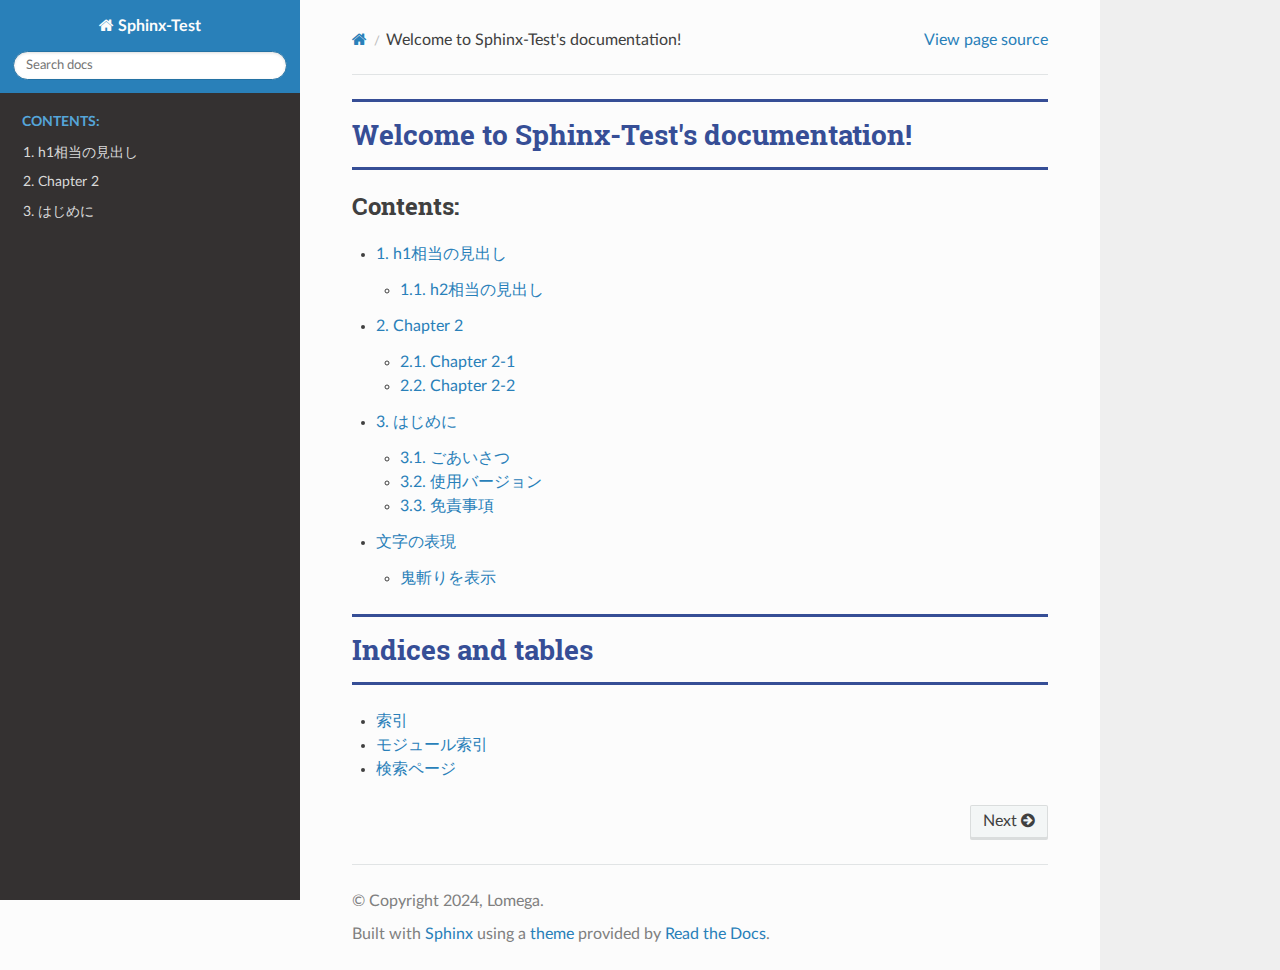
<file: docs/index.html>
<!DOCTYPE html>
<html class="writer-html5" lang="ja" data-content_root="./">
<head>
  <meta charset="utf-8" /><meta name="viewport" content="width=device-width, initial-scale=1" />

  <meta name="viewport" content="width=device-width, initial-scale=1.0" />
  <title>Welcome to Sphinx-Test&#39;s documentation! &mdash; Sphinx-Test  ドキュメント</title>
      <link rel="stylesheet" type="text/css" href="_static/pygments.css?v=80d5e7a1" />
      <link rel="stylesheet" type="text/css" href="_static/css/theme.css?v=19f00094" />
      <link rel="stylesheet" type="text/css" href="_static/header.css?v=de8386bd" />
      <link rel="stylesheet" type="text/css" href="_static/table.css?v=37552aa4" />

  
  <!--[if lt IE 9]>
    <script src="_static/js/html5shiv.min.js"></script>
  <![endif]-->
  
        <script src="_static/jquery.js?v=5d32c60e"></script>
        <script src="_static/_sphinx_javascript_frameworks_compat.js?v=2cd50e6c"></script>
        <script src="_static/documentation_options.js?v=c033477b"></script>
        <script src="_static/doctools.js?v=888ff710"></script>
        <script src="_static/sphinx_highlight.js?v=dc90522c"></script>
        <script src="_static/translations.js?v=4dbe4bdc"></script>
    <script src="_static/js/theme.js"></script>
    <link rel="index" title="索引" href="genindex.html" />
    <link rel="search" title="検索" href="search.html" />
    <link rel="next" title="1. h1相当の見出し" href="chap1.html" /> 
</head>

<body class="wy-body-for-nav"> 
  <div class="wy-grid-for-nav">
    <nav data-toggle="wy-nav-shift" class="wy-nav-side">
      <div class="wy-side-scroll">
        <div class="wy-side-nav-search" >

          
          
          <a href="#" class="icon icon-home">
            Sphinx-Test
          </a>
<div role="search">
  <form id="rtd-search-form" class="wy-form" action="search.html" method="get">
    <input type="text" name="q" placeholder="Search docs" aria-label="Search docs" />
    <input type="hidden" name="check_keywords" value="yes" />
    <input type="hidden" name="area" value="default" />
  </form>
</div>
        </div><div class="wy-menu wy-menu-vertical" data-spy="affix" role="navigation" aria-label="Navigation menu">
              <p class="caption" role="heading"><span class="caption-text">Contents:</span></p>
<ul>
<li class="toctree-l1"><a class="reference internal" href="chap1.html">1. h1相当の見出し</a></li>
<li class="toctree-l1"><a class="reference internal" href="chap2.html">2. Chapter 2</a></li>
<li class="toctree-l1"><a class="reference internal" href="chap3.html">3. はじめに</a></li>
</ul>

        </div>
      </div>
    </nav>

    <section data-toggle="wy-nav-shift" class="wy-nav-content-wrap"><nav class="wy-nav-top" aria-label="Mobile navigation menu" >
          <i data-toggle="wy-nav-top" class="fa fa-bars"></i>
          <a href="#">Sphinx-Test</a>
      </nav>

      <div class="wy-nav-content">
        <div class="rst-content">
          <div role="navigation" aria-label="Page navigation">
  <ul class="wy-breadcrumbs">
      <li><a href="#" class="icon icon-home" aria-label="Home"></a></li>
      <li class="breadcrumb-item active">Welcome to Sphinx-Test's documentation!</li>
      <li class="wy-breadcrumbs-aside">
            <a href="_sources/index.rst.txt" rel="nofollow"> View page source</a>
      </li>
  </ul>
  <hr/>
</div>
          <div role="main" class="document" itemscope="itemscope" itemtype="http://schema.org/Article">
           <div itemprop="articleBody">
             
  <section id="welcome-to-sphinx-test-s-documentation">
<h1>Welcome to Sphinx-Test's documentation!<a class="headerlink" href="#welcome-to-sphinx-test-s-documentation" title="Link to this heading"></a></h1>
<div class="toctree-wrapper compound">
<p class="caption" role="heading"><span class="caption-text">Contents:</span></p>
<ul>
<li class="toctree-l1"><a class="reference internal" href="chap1.html">1. h1相当の見出し</a><ul>
<li class="toctree-l2"><a class="reference internal" href="chap1.html#h2">1.1. h2相当の見出し</a></li>
</ul>
</li>
<li class="toctree-l1"><a class="reference internal" href="chap2.html">2. Chapter 2</a><ul>
<li class="toctree-l2"><a class="reference internal" href="chapter2/chap2-1.html">2.1. Chapter 2-1</a></li>
<li class="toctree-l2"><a class="reference internal" href="chapter2/chap2-2.html">2.2. Chapter 2-2</a></li>
</ul>
</li>
<li class="toctree-l1"><a class="reference internal" href="chap3.html">3. はじめに</a><ul>
<li class="toctree-l2"><a class="reference internal" href="chap3.html#id2">3.1. ごあいさつ</a></li>
<li class="toctree-l2"><a class="reference internal" href="chap3.html#id3">3.2. 使用バージョン</a></li>
<li class="toctree-l2"><a class="reference internal" href="chap3.html#id4">3.3. 免責事項</a></li>
</ul>
</li>
<li class="toctree-l1"><a class="reference internal" href="chap4.html">文字の表現</a><ul>
<li class="toctree-l2"><a class="reference internal" href="chap4.html#onigiri">鬼斬りを表示</a></li>
</ul>
</li>
</ul>
</div>
</section>
<section id="indices-and-tables">
<h1>Indices and tables<a class="headerlink" href="#indices-and-tables" title="Link to this heading"></a></h1>
<ul class="simple">
<li><p><a class="reference internal" href="genindex.html"><span class="std std-ref">索引</span></a></p></li>
<li><p><a class="reference internal" href="py-modindex.html"><span class="std std-ref">モジュール索引</span></a></p></li>
<li><p><a class="reference internal" href="search.html"><span class="std std-ref">検索ページ</span></a></p></li>
</ul>
</section>


           </div>
          </div>
          <footer><div class="rst-footer-buttons" role="navigation" aria-label="Footer">
        <a href="chap1.html" class="btn btn-neutral float-right" title="1. h1相当の見出し" accesskey="n" rel="next">Next <span class="fa fa-arrow-circle-right" aria-hidden="true"></span></a>
    </div>

  <hr/>

  <div role="contentinfo">
    <p>&#169; Copyright 2024, Lomega.</p>
  </div>

  Built with <a href="https://www.sphinx-doc.org/">Sphinx</a> using a
    <a href="https://github.com/readthedocs/sphinx_rtd_theme">theme</a>
    provided by <a href="https://readthedocs.org">Read the Docs</a>.
   

</footer>
        </div>
      </div>
    </section>
  </div>
  <script>
      jQuery(function () {
          SphinxRtdTheme.Navigation.enable(true);
      });
  </script> 

</body>
</html>
</file>
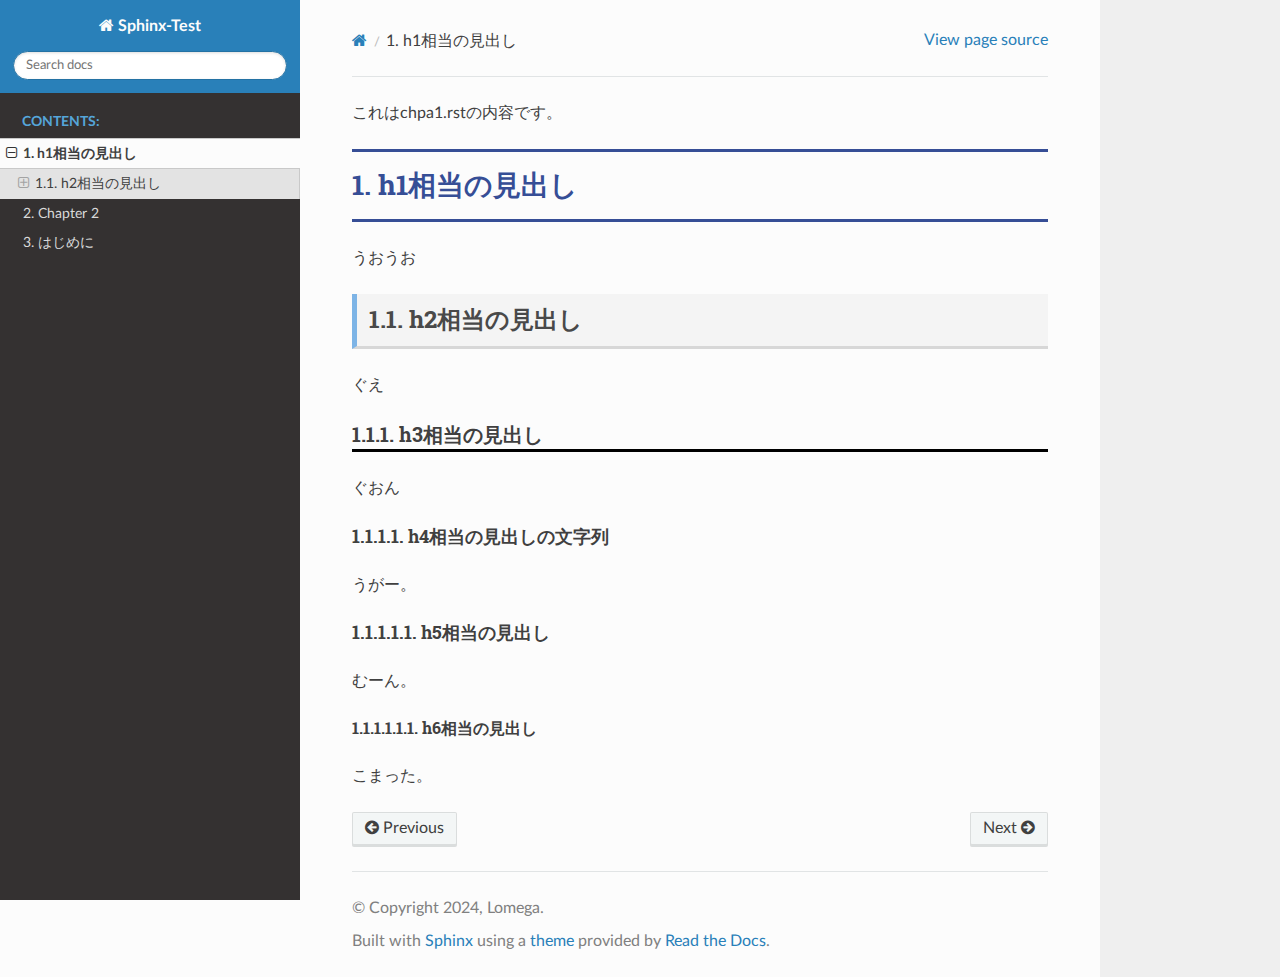
<file: docs/chap1.html>
<!DOCTYPE html>
<html class="writer-html5" lang="ja" data-content_root="./">
<head>
  <meta charset="utf-8" /><meta name="viewport" content="width=device-width, initial-scale=1" />

  <meta name="viewport" content="width=device-width, initial-scale=1.0" />
  <title>1. h1相当の見出し &mdash; Sphinx-Test  ドキュメント</title>
      <link rel="stylesheet" type="text/css" href="_static/pygments.css?v=80d5e7a1" />
      <link rel="stylesheet" type="text/css" href="_static/css/theme.css?v=19f00094" />
      <link rel="stylesheet" type="text/css" href="_static/header.css?v=de8386bd" />
      <link rel="stylesheet" type="text/css" href="_static/table.css?v=37552aa4" />

  
  <!--[if lt IE 9]>
    <script src="_static/js/html5shiv.min.js"></script>
  <![endif]-->
  
        <script src="_static/jquery.js?v=5d32c60e"></script>
        <script src="_static/_sphinx_javascript_frameworks_compat.js?v=2cd50e6c"></script>
        <script src="_static/documentation_options.js?v=c033477b"></script>
        <script src="_static/doctools.js?v=888ff710"></script>
        <script src="_static/sphinx_highlight.js?v=dc90522c"></script>
        <script src="_static/translations.js?v=4dbe4bdc"></script>
    <script src="_static/js/theme.js"></script>
    <link rel="index" title="索引" href="genindex.html" />
    <link rel="search" title="検索" href="search.html" />
    <link rel="next" title="2. Chapter 2" href="chap2.html" />
    <link rel="prev" title="Welcome to Sphinx-Test&#39;s documentation!" href="index.html" /> 
</head>

<body class="wy-body-for-nav"> 
  <div class="wy-grid-for-nav">
    <nav data-toggle="wy-nav-shift" class="wy-nav-side">
      <div class="wy-side-scroll">
        <div class="wy-side-nav-search" >

          
          
          <a href="index.html" class="icon icon-home">
            Sphinx-Test
          </a>
<div role="search">
  <form id="rtd-search-form" class="wy-form" action="search.html" method="get">
    <input type="text" name="q" placeholder="Search docs" aria-label="Search docs" />
    <input type="hidden" name="check_keywords" value="yes" />
    <input type="hidden" name="area" value="default" />
  </form>
</div>
        </div><div class="wy-menu wy-menu-vertical" data-spy="affix" role="navigation" aria-label="Navigation menu">
              <p class="caption" role="heading"><span class="caption-text">Contents:</span></p>
<ul class="current">
<li class="toctree-l1 current"><a class="current reference internal" href="#">1. h1相当の見出し</a><ul>
<li class="toctree-l2"><a class="reference internal" href="#h2">1.1. h2相当の見出し</a><ul>
<li class="toctree-l3"><a class="reference internal" href="#h3">1.1.1. h3相当の見出し</a><ul>
<li class="toctree-l4"><a class="reference internal" href="#h4">1.1.1.1. h4相当の見出しの文字列</a></li>
</ul>
</li>
</ul>
</li>
</ul>
</li>
<li class="toctree-l1"><a class="reference internal" href="chap2.html">2. Chapter 2</a></li>
<li class="toctree-l1"><a class="reference internal" href="chap3.html">3. はじめに</a></li>
</ul>

        </div>
      </div>
    </nav>

    <section data-toggle="wy-nav-shift" class="wy-nav-content-wrap"><nav class="wy-nav-top" aria-label="Mobile navigation menu" >
          <i data-toggle="wy-nav-top" class="fa fa-bars"></i>
          <a href="index.html">Sphinx-Test</a>
      </nav>

      <div class="wy-nav-content">
        <div class="rst-content">
          <div role="navigation" aria-label="Page navigation">
  <ul class="wy-breadcrumbs">
      <li><a href="index.html" class="icon icon-home" aria-label="Home"></a></li>
      <li class="breadcrumb-item active"><span class="section-number">1. </span>h1相当の見出し</li>
      <li class="wy-breadcrumbs-aside">
            <a href="_sources/chap1.rst.txt" rel="nofollow"> View page source</a>
      </li>
  </ul>
  <hr/>
</div>
          <div role="main" class="document" itemscope="itemscope" itemtype="http://schema.org/Article">
           <div itemprop="articleBody">
             
  <p>これはchpa1.rstの内容です。</p>
<section id="h1">
<h1><span class="section-number">1. </span>h1相当の見出し<a class="headerlink" href="#h1" title="Link to this heading"></a></h1>
<p>うおうお</p>
<section id="h2">
<h2><span class="section-number">1.1. </span>h2相当の見出し<a class="headerlink" href="#h2" title="Link to this heading"></a></h2>
<p>ぐえ</p>
<section id="h3">
<h3><span class="section-number">1.1.1. </span>h3相当の見出し<a class="headerlink" href="#h3" title="Link to this heading"></a></h3>
<p>ぐおん</p>
<section id="h4">
<h4><span class="section-number">1.1.1.1. </span>h4相当の見出しの文字列<a class="headerlink" href="#h4" title="Link to this heading"></a></h4>
<p>うがー。</p>
<section id="h5">
<h5><span class="section-number">1.1.1.1.1. </span>h5相当の見出し<a class="headerlink" href="#h5" title="Link to this heading"></a></h5>
<p>むーん。</p>
<section id="h6">
<h6><span class="section-number">1.1.1.1.1.1. </span>h6相当の見出し<a class="headerlink" href="#h6" title="Link to this heading"></a></h6>
<p>こまった。</p>
</section>
</section>
</section>
</section>
</section>
</section>


           </div>
          </div>
          <footer><div class="rst-footer-buttons" role="navigation" aria-label="Footer">
        <a href="index.html" class="btn btn-neutral float-left" title="Welcome to Sphinx-Test&#39;s documentation!" accesskey="p" rel="prev"><span class="fa fa-arrow-circle-left" aria-hidden="true"></span> Previous</a>
        <a href="chap2.html" class="btn btn-neutral float-right" title="2. Chapter 2" accesskey="n" rel="next">Next <span class="fa fa-arrow-circle-right" aria-hidden="true"></span></a>
    </div>

  <hr/>

  <div role="contentinfo">
    <p>&#169; Copyright 2024, Lomega.</p>
  </div>

  Built with <a href="https://www.sphinx-doc.org/">Sphinx</a> using a
    <a href="https://github.com/readthedocs/sphinx_rtd_theme">theme</a>
    provided by <a href="https://readthedocs.org">Read the Docs</a>.
   

</footer>
        </div>
      </div>
    </section>
  </div>
  <script>
      jQuery(function () {
          SphinxRtdTheme.Navigation.enable(true);
      });
  </script> 

</body>
</html>
</file>
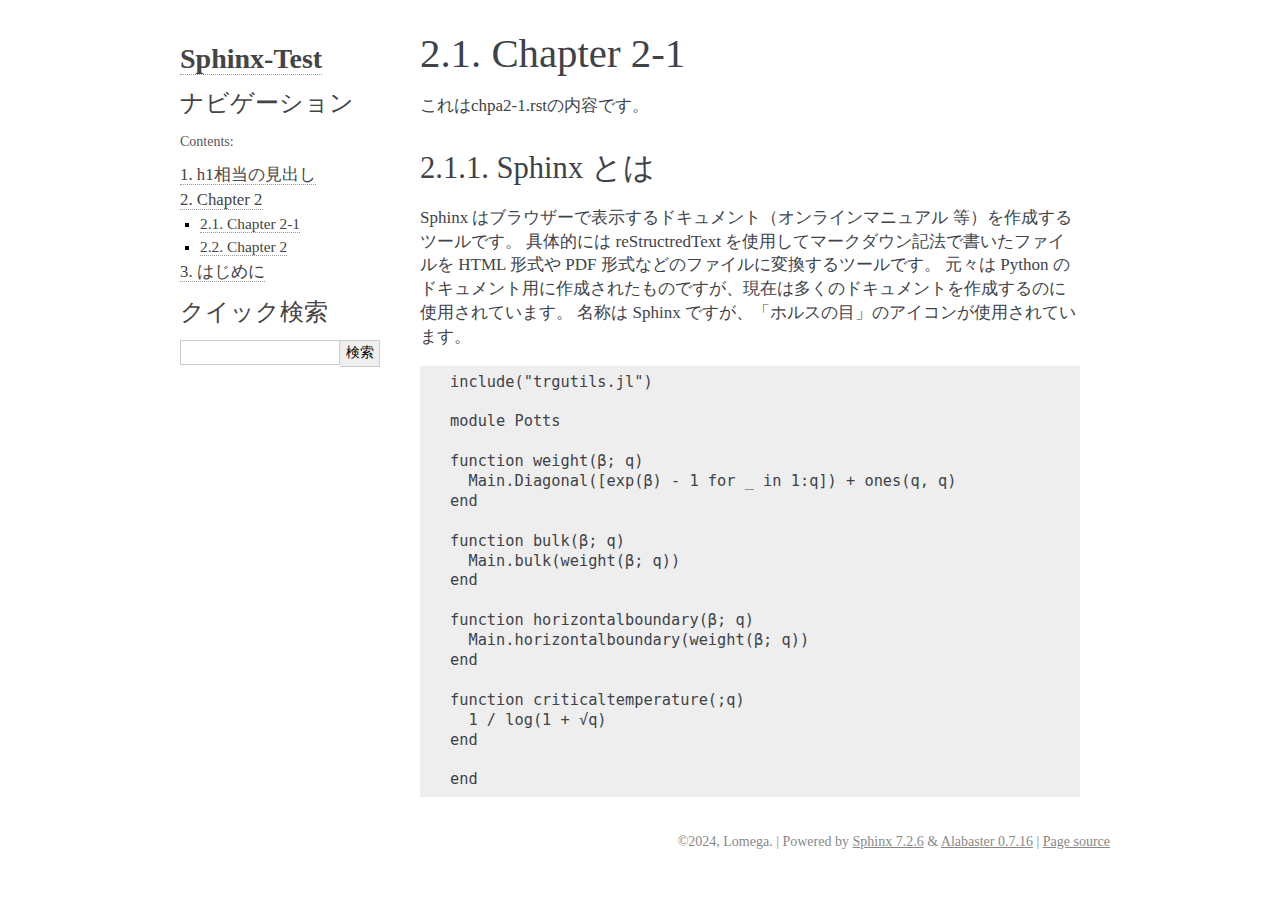
<file: docs/chap2-1.html>
<!DOCTYPE html>

<html lang="ja" data-content_root="./">
  <head>
    <meta charset="utf-8" />
    <meta name="viewport" content="width=device-width, initial-scale=1.0" /><meta name="viewport" content="width=device-width, initial-scale=1" />

    <title>2.1. Chapter 2-1 &#8212; Sphinx-Test  ドキュメント</title>
    <link rel="stylesheet" type="text/css" href="_static/pygments.css?v=d1102ebc" />
    <link rel="stylesheet" type="text/css" href="_static/alabaster.css?v=12dfc556" />
    <script src="_static/documentation_options.js?v=c033477b"></script>
    <script src="_static/doctools.js?v=888ff710"></script>
    <script src="_static/sphinx_highlight.js?v=dc90522c"></script>
    <script src="_static/translations.js?v=4dbe4bdc"></script>
    <link rel="index" title="索引" href="genindex.html" />
    <link rel="search" title="検索" href="search.html" />
    <link rel="next" title="2.2. Chapter 2" href="chap2-2.html" />
    <link rel="prev" title="2. Chapter 2" href="chap2.html" />
   
  <link rel="stylesheet" href="_static/custom.css" type="text/css" />
  

  
  

  </head><body>
  

    <div class="document">
      <div class="documentwrapper">
        <div class="bodywrapper">
          

          <div class="body" role="main">
            
  <section id="chapter-2-1">
<h1><span class="section-number">2.1. </span>Chapter 2-1<a class="headerlink" href="#chapter-2-1" title="Link to this heading">¶</a></h1>
<p>これはchpa2-1.rstの内容です。</p>
<section id="sphinx">
<h2><span class="section-number">2.1.1. </span>Sphinx とは<a class="headerlink" href="#sphinx" title="Link to this heading">¶</a></h2>
<p>Sphinx はブラウザーで表示するドキュメント（オンラインマニュアル 等）を作成するツールです。
具体的には reStructredText を使用してマークダウン記法で書いたファイルを HTML 形式や PDF 形式などのファイルに変換するツールです。
元々は Python のドキュメント用に作成されたものですが、現在は多くのドキュメントを作成するのに使用されています。
名称は Sphinx ですが、「ホルスの目」のアイコンが使用されています。</p>
<div class="highlight-default notranslate"><div class="highlight"><pre><span></span>include(&quot;trgutils.jl&quot;)

module Potts

function weight(β; q)
  Main.Diagonal([exp(β) - 1 for _ in 1:q]) + ones(q, q)
end

function bulk(β; q)
  Main.bulk(weight(β; q))
end

function horizontalboundary(β; q)
  Main.horizontalboundary(weight(β; q))
end

function criticaltemperature(;q)
  1 / log(1 + √q)
end

end
</pre></div>
</div>
</section>
</section>


          </div>
          
        </div>
      </div>
      <div class="sphinxsidebar" role="navigation" aria-label="main navigation">
        <div class="sphinxsidebarwrapper">
<h1 class="logo"><a href="index.html">Sphinx-Test</a></h1>








<h3>ナビゲーション</h3>
<p class="caption" role="heading"><span class="caption-text">Contents:</span></p>
<ul class="current">
<li class="toctree-l1"><a class="reference internal" href="chap1.html">1. h1相当の見出し</a></li>
<li class="toctree-l1 current"><a class="reference internal" href="chap2.html">2. Chapter 2</a><ul class="current">
<li class="toctree-l2 current"><a class="current reference internal" href="#">2.1. Chapter 2-1</a></li>
<li class="toctree-l2"><a class="reference internal" href="chap2-2.html">2.2. Chapter 2</a></li>
</ul>
</li>
<li class="toctree-l1"><a class="reference internal" href="chap3.html">3. はじめに</a></li>
</ul>

<div class="relations">
<h3>Related Topics</h3>
<ul>
  <li><a href="index.html">Documentation overview</a><ul>
  <li><a href="chap2.html"><span class="section-number">2. </span>Chapter 2</a><ul>
      <li>Previous: <a href="chap2.html" title="前の章へ"><span class="section-number">2. </span>Chapter 2</a></li>
      <li>Next: <a href="chap2-2.html" title="次の章へ"><span class="section-number">2.2. </span>Chapter 2</a></li>
  </ul></li>
  </ul></li>
</ul>
</div>
<div id="searchbox" style="display: none" role="search">
  <h3 id="searchlabel">クイック検索</h3>
    <div class="searchformwrapper">
    <form class="search" action="search.html" method="get">
      <input type="text" name="q" aria-labelledby="searchlabel" autocomplete="off" autocorrect="off" autocapitalize="off" spellcheck="false"/>
      <input type="submit" value="検索" />
    </form>
    </div>
</div>
<script>document.getElementById('searchbox').style.display = "block"</script>








        </div>
      </div>
      <div class="clearer"></div>
    </div>
    <div class="footer">
      &#169;2024, Lomega.
      
      |
      Powered by <a href="https://www.sphinx-doc.org/">Sphinx 7.2.6</a>
      &amp; <a href="https://alabaster.readthedocs.io">Alabaster 0.7.16</a>
      
      |
      <a href="_sources/chap2-1.rst.txt"
          rel="nofollow">Page source</a>
    </div>

    

    
  </body>
</html>
</file>
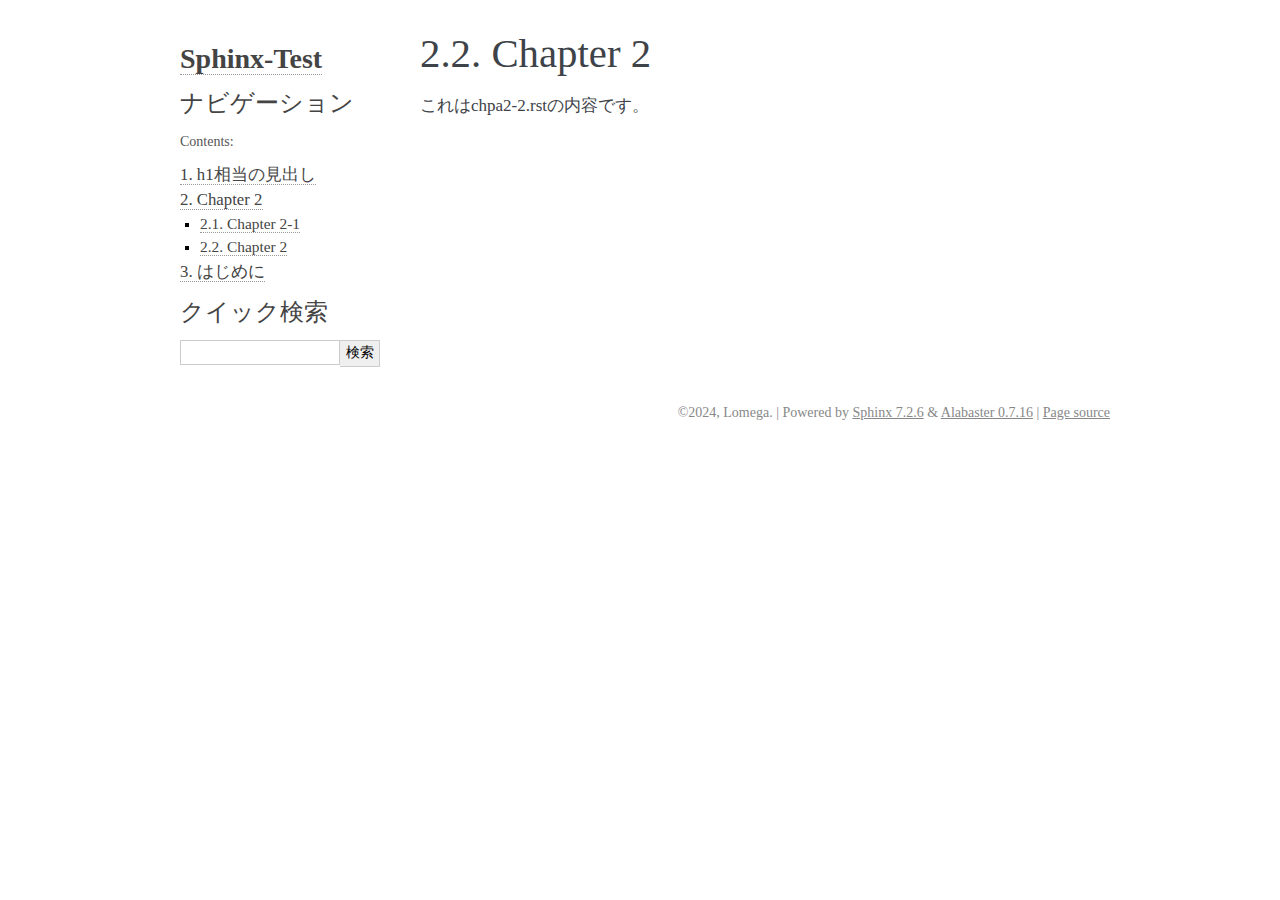
<file: docs/chap2-2.html>
<!DOCTYPE html>

<html lang="ja" data-content_root="./">
  <head>
    <meta charset="utf-8" />
    <meta name="viewport" content="width=device-width, initial-scale=1.0" /><meta name="viewport" content="width=device-width, initial-scale=1" />

    <title>2.2. Chapter 2 &#8212; Sphinx-Test  ドキュメント</title>
    <link rel="stylesheet" type="text/css" href="_static/pygments.css?v=d1102ebc" />
    <link rel="stylesheet" type="text/css" href="_static/alabaster.css?v=12dfc556" />
    <script src="_static/documentation_options.js?v=c033477b"></script>
    <script src="_static/doctools.js?v=888ff710"></script>
    <script src="_static/sphinx_highlight.js?v=dc90522c"></script>
    <script src="_static/translations.js?v=4dbe4bdc"></script>
    <link rel="index" title="索引" href="genindex.html" />
    <link rel="search" title="検索" href="search.html" />
    <link rel="next" title="3. はじめに" href="chap3.html" />
    <link rel="prev" title="2.1. Chapter 2-1" href="chap2-1.html" />
   
  <link rel="stylesheet" href="_static/custom.css" type="text/css" />
  

  
  

  </head><body>
  

    <div class="document">
      <div class="documentwrapper">
        <div class="bodywrapper">
          

          <div class="body" role="main">
            
  <section id="chapter-2">
<h1><span class="section-number">2.2. </span>Chapter 2<a class="headerlink" href="#chapter-2" title="Link to this heading">¶</a></h1>
<p>これはchpa2-2.rstの内容です。</p>
</section>


          </div>
          
        </div>
      </div>
      <div class="sphinxsidebar" role="navigation" aria-label="main navigation">
        <div class="sphinxsidebarwrapper">
<h1 class="logo"><a href="index.html">Sphinx-Test</a></h1>








<h3>ナビゲーション</h3>
<p class="caption" role="heading"><span class="caption-text">Contents:</span></p>
<ul class="current">
<li class="toctree-l1"><a class="reference internal" href="chap1.html">1. h1相当の見出し</a></li>
<li class="toctree-l1 current"><a class="reference internal" href="chap2.html">2. Chapter 2</a><ul class="current">
<li class="toctree-l2"><a class="reference internal" href="chap2-1.html">2.1. Chapter 2-1</a></li>
<li class="toctree-l2 current"><a class="current reference internal" href="#">2.2. Chapter 2</a></li>
</ul>
</li>
<li class="toctree-l1"><a class="reference internal" href="chap3.html">3. はじめに</a></li>
</ul>

<div class="relations">
<h3>Related Topics</h3>
<ul>
  <li><a href="index.html">Documentation overview</a><ul>
  <li><a href="chap2.html"><span class="section-number">2. </span>Chapter 2</a><ul>
      <li>Previous: <a href="chap2-1.html" title="前の章へ"><span class="section-number">2.1. </span>Chapter 2-1</a></li>
      <li>Next: <a href="chap3.html" title="次の章へ"><span class="section-number">3. </span>はじめに</a></li>
  </ul></li>
  </ul></li>
</ul>
</div>
<div id="searchbox" style="display: none" role="search">
  <h3 id="searchlabel">クイック検索</h3>
    <div class="searchformwrapper">
    <form class="search" action="search.html" method="get">
      <input type="text" name="q" aria-labelledby="searchlabel" autocomplete="off" autocorrect="off" autocapitalize="off" spellcheck="false"/>
      <input type="submit" value="検索" />
    </form>
    </div>
</div>
<script>document.getElementById('searchbox').style.display = "block"</script>








        </div>
      </div>
      <div class="clearer"></div>
    </div>
    <div class="footer">
      &#169;2024, Lomega.
      
      |
      Powered by <a href="https://www.sphinx-doc.org/">Sphinx 7.2.6</a>
      &amp; <a href="https://alabaster.readthedocs.io">Alabaster 0.7.16</a>
      
      |
      <a href="_sources/chap2-2.rst.txt"
          rel="nofollow">Page source</a>
    </div>

    

    
  </body>
</html>
</file>
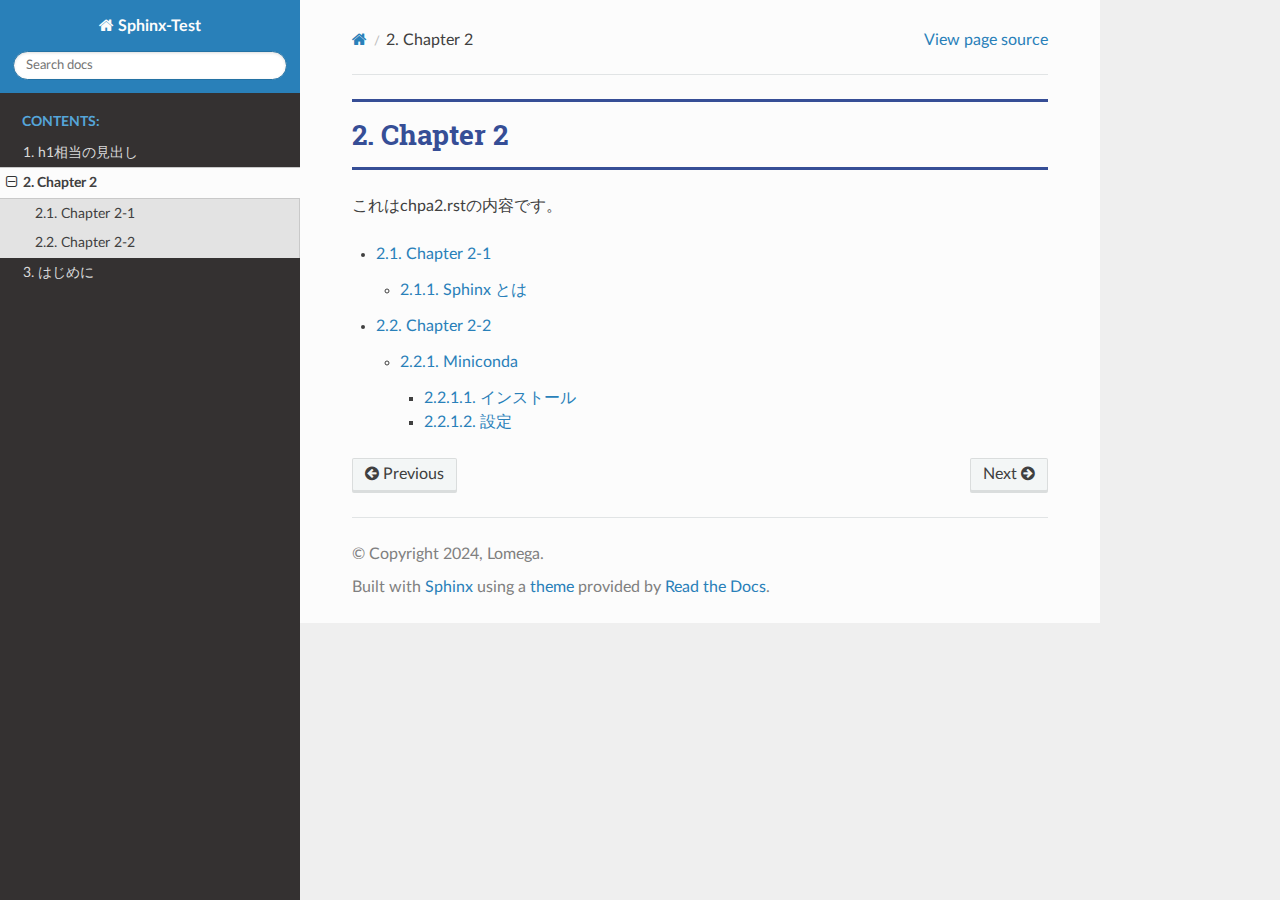
<file: docs/chap2.html>
<!DOCTYPE html>
<html class="writer-html5" lang="ja" data-content_root="./">
<head>
  <meta charset="utf-8" /><meta name="viewport" content="width=device-width, initial-scale=1" />

  <meta name="viewport" content="width=device-width, initial-scale=1.0" />
  <title>2. Chapter 2 &mdash; Sphinx-Test  ドキュメント</title>
      <link rel="stylesheet" type="text/css" href="_static/pygments.css?v=80d5e7a1" />
      <link rel="stylesheet" type="text/css" href="_static/css/theme.css?v=19f00094" />
      <link rel="stylesheet" type="text/css" href="_static/header.css?v=de8386bd" />
      <link rel="stylesheet" type="text/css" href="_static/table.css?v=37552aa4" />

  
  <!--[if lt IE 9]>
    <script src="_static/js/html5shiv.min.js"></script>
  <![endif]-->
  
        <script src="_static/jquery.js?v=5d32c60e"></script>
        <script src="_static/_sphinx_javascript_frameworks_compat.js?v=2cd50e6c"></script>
        <script src="_static/documentation_options.js?v=c033477b"></script>
        <script src="_static/doctools.js?v=888ff710"></script>
        <script src="_static/sphinx_highlight.js?v=dc90522c"></script>
        <script src="_static/translations.js?v=4dbe4bdc"></script>
    <script src="_static/js/theme.js"></script>
    <link rel="index" title="索引" href="genindex.html" />
    <link rel="search" title="検索" href="search.html" />
    <link rel="next" title="2.1. Chapter 2-1" href="chapter2/chap2-1.html" />
    <link rel="prev" title="1. h1相当の見出し" href="chap1.html" /> 
</head>

<body class="wy-body-for-nav"> 
  <div class="wy-grid-for-nav">
    <nav data-toggle="wy-nav-shift" class="wy-nav-side">
      <div class="wy-side-scroll">
        <div class="wy-side-nav-search" >

          
          
          <a href="index.html" class="icon icon-home">
            Sphinx-Test
          </a>
<div role="search">
  <form id="rtd-search-form" class="wy-form" action="search.html" method="get">
    <input type="text" name="q" placeholder="Search docs" aria-label="Search docs" />
    <input type="hidden" name="check_keywords" value="yes" />
    <input type="hidden" name="area" value="default" />
  </form>
</div>
        </div><div class="wy-menu wy-menu-vertical" data-spy="affix" role="navigation" aria-label="Navigation menu">
              <p class="caption" role="heading"><span class="caption-text">Contents:</span></p>
<ul class="current">
<li class="toctree-l1"><a class="reference internal" href="chap1.html">1. h1相当の見出し</a></li>
<li class="toctree-l1 current"><a class="current reference internal" href="#">2. Chapter 2</a><ul>
<li class="toctree-l2"><a class="reference internal" href="chapter2/chap2-1.html">2.1. Chapter 2-1</a></li>
<li class="toctree-l2"><a class="reference internal" href="chapter2/chap2-2.html">2.2. Chapter 2-2</a></li>
</ul>
</li>
<li class="toctree-l1"><a class="reference internal" href="chap3.html">3. はじめに</a></li>
</ul>

        </div>
      </div>
    </nav>

    <section data-toggle="wy-nav-shift" class="wy-nav-content-wrap"><nav class="wy-nav-top" aria-label="Mobile navigation menu" >
          <i data-toggle="wy-nav-top" class="fa fa-bars"></i>
          <a href="index.html">Sphinx-Test</a>
      </nav>

      <div class="wy-nav-content">
        <div class="rst-content">
          <div role="navigation" aria-label="Page navigation">
  <ul class="wy-breadcrumbs">
      <li><a href="index.html" class="icon icon-home" aria-label="Home"></a></li>
      <li class="breadcrumb-item active"><span class="section-number">2. </span>Chapter 2</li>
      <li class="wy-breadcrumbs-aside">
            <a href="_sources/chap2.rst.txt" rel="nofollow"> View page source</a>
      </li>
  </ul>
  <hr/>
</div>
          <div role="main" class="document" itemscope="itemscope" itemtype="http://schema.org/Article">
           <div itemprop="articleBody">
             
  <section id="chapter-2">
<h1><span class="section-number">2. </span>Chapter 2<a class="headerlink" href="#chapter-2" title="Link to this heading"></a></h1>
<p>これはchpa2.rstの内容です。</p>
<div class="toctree-wrapper compound">
<ul>
<li class="toctree-l1"><a class="reference internal" href="chapter2/chap2-1.html">2.1. Chapter 2-1</a><ul>
<li class="toctree-l2"><a class="reference internal" href="chapter2/chap2-1.html#sphinx">2.1.1. Sphinx とは</a></li>
</ul>
</li>
<li class="toctree-l1"><a class="reference internal" href="chapter2/chap2-2.html">2.2. Chapter 2-2</a><ul>
<li class="toctree-l2"><a class="reference internal" href="chapter2/uo.html">2.2.1. Miniconda</a><ul>
<li class="toctree-l3"><a class="reference internal" href="chapter2/uo.html#id1">2.2.1.1. インストール</a></li>
<li class="toctree-l3"><a class="reference internal" href="chapter2/uo.html#id2">2.2.1.2. 設定</a></li>
</ul>
</li>
</ul>
</li>
</ul>
</div>
</section>


           </div>
          </div>
          <footer><div class="rst-footer-buttons" role="navigation" aria-label="Footer">
        <a href="chap1.html" class="btn btn-neutral float-left" title="1. h1相当の見出し" accesskey="p" rel="prev"><span class="fa fa-arrow-circle-left" aria-hidden="true"></span> Previous</a>
        <a href="chapter2/chap2-1.html" class="btn btn-neutral float-right" title="2.1. Chapter 2-1" accesskey="n" rel="next">Next <span class="fa fa-arrow-circle-right" aria-hidden="true"></span></a>
    </div>

  <hr/>

  <div role="contentinfo">
    <p>&#169; Copyright 2024, Lomega.</p>
  </div>

  Built with <a href="https://www.sphinx-doc.org/">Sphinx</a> using a
    <a href="https://github.com/readthedocs/sphinx_rtd_theme">theme</a>
    provided by <a href="https://readthedocs.org">Read the Docs</a>.
   

</footer>
        </div>
      </div>
    </section>
  </div>
  <script>
      jQuery(function () {
          SphinxRtdTheme.Navigation.enable(true);
      });
  </script> 

</body>
</html>
</file>
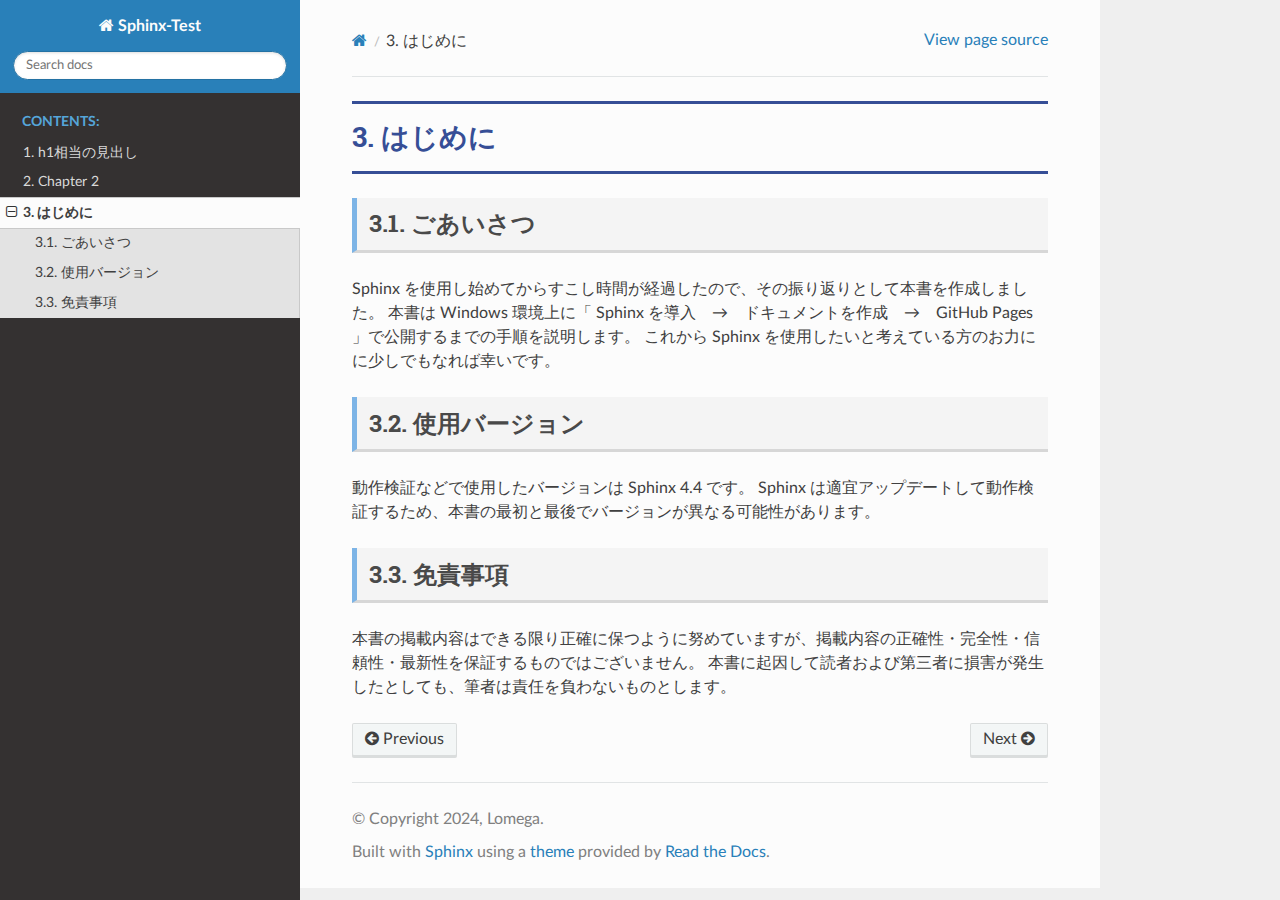
<file: docs/chap3.html>
<!DOCTYPE html>
<html class="writer-html5" lang="ja" data-content_root="./">
<head>
  <meta charset="utf-8" /><meta name="viewport" content="width=device-width, initial-scale=1" />

  <meta name="viewport" content="width=device-width, initial-scale=1.0" />
  <title>3. はじめに &mdash; Sphinx-Test  ドキュメント</title>
      <link rel="stylesheet" type="text/css" href="_static/pygments.css?v=80d5e7a1" />
      <link rel="stylesheet" type="text/css" href="_static/css/theme.css?v=19f00094" />
      <link rel="stylesheet" type="text/css" href="_static/header.css?v=de8386bd" />
      <link rel="stylesheet" type="text/css" href="_static/table.css?v=37552aa4" />

  
  <!--[if lt IE 9]>
    <script src="_static/js/html5shiv.min.js"></script>
  <![endif]-->
  
        <script src="_static/jquery.js?v=5d32c60e"></script>
        <script src="_static/_sphinx_javascript_frameworks_compat.js?v=2cd50e6c"></script>
        <script src="_static/documentation_options.js?v=c033477b"></script>
        <script src="_static/doctools.js?v=888ff710"></script>
        <script src="_static/sphinx_highlight.js?v=dc90522c"></script>
        <script src="_static/translations.js?v=4dbe4bdc"></script>
    <script src="_static/js/theme.js"></script>
    <link rel="index" title="索引" href="genindex.html" />
    <link rel="search" title="検索" href="search.html" />
    <link rel="next" title="文字の表現" href="chap4.html" />
    <link rel="prev" title="2.2.1. Miniconda" href="chapter2/uo.html" /> 
</head>

<body class="wy-body-for-nav"> 
  <div class="wy-grid-for-nav">
    <nav data-toggle="wy-nav-shift" class="wy-nav-side">
      <div class="wy-side-scroll">
        <div class="wy-side-nav-search" >

          
          
          <a href="index.html" class="icon icon-home">
            Sphinx-Test
          </a>
<div role="search">
  <form id="rtd-search-form" class="wy-form" action="search.html" method="get">
    <input type="text" name="q" placeholder="Search docs" aria-label="Search docs" />
    <input type="hidden" name="check_keywords" value="yes" />
    <input type="hidden" name="area" value="default" />
  </form>
</div>
        </div><div class="wy-menu wy-menu-vertical" data-spy="affix" role="navigation" aria-label="Navigation menu">
              <p class="caption" role="heading"><span class="caption-text">Contents:</span></p>
<ul class="current">
<li class="toctree-l1"><a class="reference internal" href="chap1.html">1. h1相当の見出し</a></li>
<li class="toctree-l1"><a class="reference internal" href="chap2.html">2. Chapter 2</a></li>
<li class="toctree-l1 current"><a class="current reference internal" href="#">3. はじめに</a><ul>
<li class="toctree-l2"><a class="reference internal" href="#id2">3.1. ごあいさつ</a></li>
<li class="toctree-l2"><a class="reference internal" href="#id3">3.2. 使用バージョン</a></li>
<li class="toctree-l2"><a class="reference internal" href="#id4">3.3. 免責事項</a></li>
</ul>
</li>
</ul>

        </div>
      </div>
    </nav>

    <section data-toggle="wy-nav-shift" class="wy-nav-content-wrap"><nav class="wy-nav-top" aria-label="Mobile navigation menu" >
          <i data-toggle="wy-nav-top" class="fa fa-bars"></i>
          <a href="index.html">Sphinx-Test</a>
      </nav>

      <div class="wy-nav-content">
        <div class="rst-content">
          <div role="navigation" aria-label="Page navigation">
  <ul class="wy-breadcrumbs">
      <li><a href="index.html" class="icon icon-home" aria-label="Home"></a></li>
      <li class="breadcrumb-item active"><span class="section-number">3. </span>はじめに</li>
      <li class="wy-breadcrumbs-aside">
            <a href="_sources/chap3.rst.txt" rel="nofollow"> View page source</a>
      </li>
  </ul>
  <hr/>
</div>
          <div role="main" class="document" itemscope="itemscope" itemtype="http://schema.org/Article">
           <div itemprop="articleBody">
             
  <section id="id1">
<h1><span class="section-number">3. </span>はじめに<a class="headerlink" href="#id1" title="Link to this heading"></a></h1>
<section id="id2">
<h2><span class="section-number">3.1. </span>ごあいさつ<a class="headerlink" href="#id2" title="Link to this heading"></a></h2>
<p>Sphinx を使用し始めてからすこし時間が経過したので、その振り返りとして本書を作成しました。
本書は Windows 環境上に「 Sphinx を導入　→　ドキュメントを作成　→　GitHub Pages 」で公開するまでの手順を説明します。
これから Sphinx を使用したいと考えている方のお力にに少しでもなれば幸いです。</p>
</section>
<section id="id3">
<h2><span class="section-number">3.2. </span>使用バージョン<a class="headerlink" href="#id3" title="Link to this heading"></a></h2>
<p>動作検証などで使用したバージョンは Sphinx 4.4 です。
Sphinx は適宜アップデートして動作検証するため、本書の最初と最後でバージョンが異なる可能性があります。</p>
</section>
<section id="id4">
<h2><span class="section-number">3.3. </span>免責事項<a class="headerlink" href="#id4" title="Link to this heading"></a></h2>
<p>本書の掲載内容はできる限り正確に保つように努めていますが、掲載内容の正確性・完全性・信頼性・最新性を保証するものではございません。
本書に起因して読者および第三者に損害が発生したとしても、筆者は責任を負わないものとします。</p>
</section>
</section>


           </div>
          </div>
          <footer><div class="rst-footer-buttons" role="navigation" aria-label="Footer">
        <a href="chapter2/uo.html" class="btn btn-neutral float-left" title="2.2.1. Miniconda" accesskey="p" rel="prev"><span class="fa fa-arrow-circle-left" aria-hidden="true"></span> Previous</a>
        <a href="chap4.html" class="btn btn-neutral float-right" title="文字の表現" accesskey="n" rel="next">Next <span class="fa fa-arrow-circle-right" aria-hidden="true"></span></a>
    </div>

  <hr/>

  <div role="contentinfo">
    <p>&#169; Copyright 2024, Lomega.</p>
  </div>

  Built with <a href="https://www.sphinx-doc.org/">Sphinx</a> using a
    <a href="https://github.com/readthedocs/sphinx_rtd_theme">theme</a>
    provided by <a href="https://readthedocs.org">Read the Docs</a>.
   

</footer>
        </div>
      </div>
    </section>
  </div>
  <script>
      jQuery(function () {
          SphinxRtdTheme.Navigation.enable(true);
      });
  </script> 

</body>
</html>
</file>
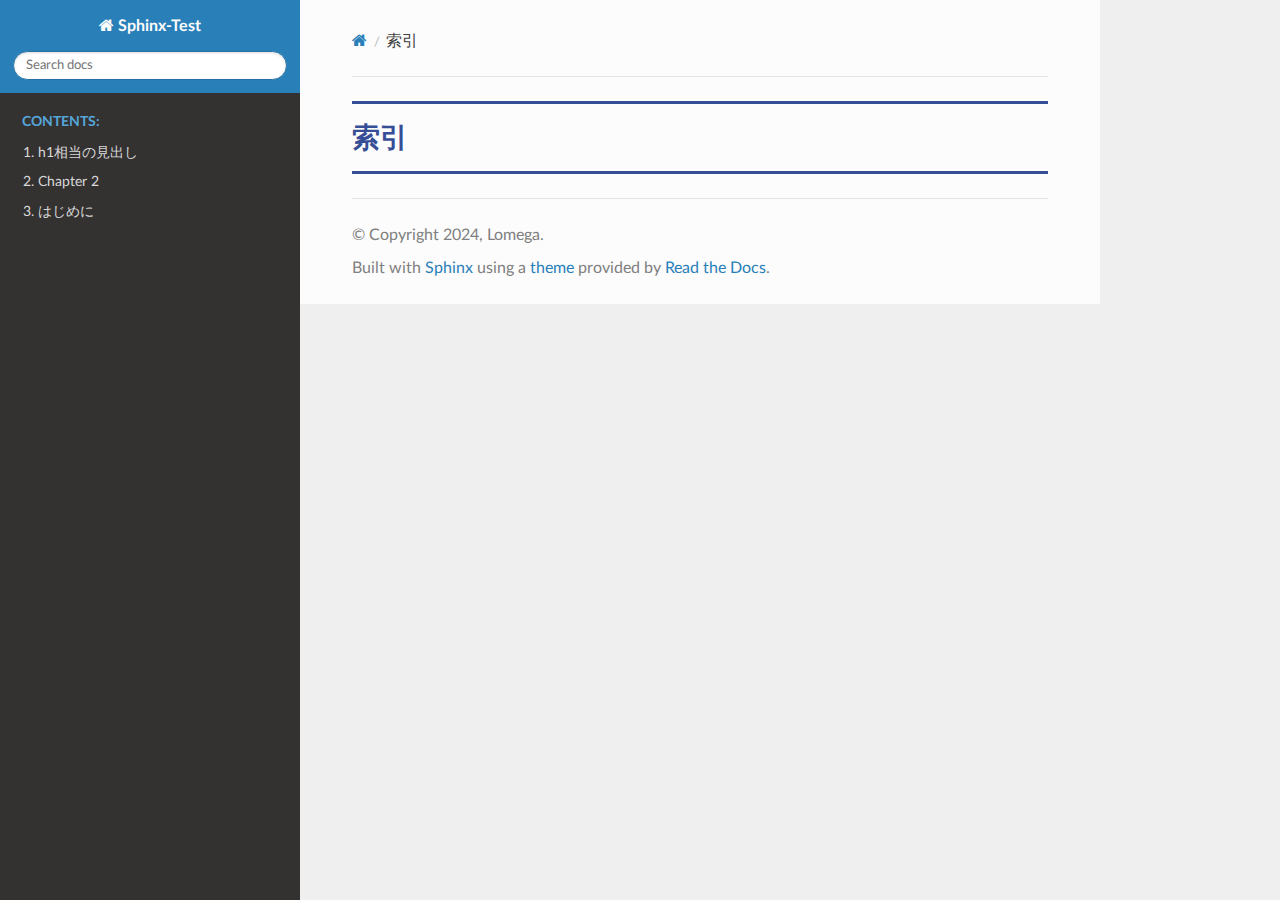
<file: docs/genindex.html>
<!DOCTYPE html>
<html class="writer-html5" lang="ja" data-content_root="./">
<head>
  <meta charset="utf-8" />
  <meta name="viewport" content="width=device-width, initial-scale=1.0" />
  <title>索引 &mdash; Sphinx-Test  ドキュメント</title>
      <link rel="stylesheet" type="text/css" href="_static/pygments.css?v=80d5e7a1" />
      <link rel="stylesheet" type="text/css" href="_static/css/theme.css?v=19f00094" />
      <link rel="stylesheet" type="text/css" href="_static/header.css?v=de8386bd" />
      <link rel="stylesheet" type="text/css" href="_static/table.css?v=37552aa4" />

  
  <!--[if lt IE 9]>
    <script src="_static/js/html5shiv.min.js"></script>
  <![endif]-->
  
        <script src="_static/jquery.js?v=5d32c60e"></script>
        <script src="_static/_sphinx_javascript_frameworks_compat.js?v=2cd50e6c"></script>
        <script src="_static/documentation_options.js?v=c033477b"></script>
        <script src="_static/doctools.js?v=888ff710"></script>
        <script src="_static/sphinx_highlight.js?v=dc90522c"></script>
        <script src="_static/translations.js?v=4dbe4bdc"></script>
    <script src="_static/js/theme.js"></script>
    <link rel="index" title="索引" href="#" />
    <link rel="search" title="検索" href="search.html" /> 
</head>

<body class="wy-body-for-nav"> 
  <div class="wy-grid-for-nav">
    <nav data-toggle="wy-nav-shift" class="wy-nav-side">
      <div class="wy-side-scroll">
        <div class="wy-side-nav-search" >

          
          
          <a href="index.html" class="icon icon-home">
            Sphinx-Test
          </a>
<div role="search">
  <form id="rtd-search-form" class="wy-form" action="search.html" method="get">
    <input type="text" name="q" placeholder="Search docs" aria-label="Search docs" />
    <input type="hidden" name="check_keywords" value="yes" />
    <input type="hidden" name="area" value="default" />
  </form>
</div>
        </div><div class="wy-menu wy-menu-vertical" data-spy="affix" role="navigation" aria-label="Navigation menu">
              <p class="caption" role="heading"><span class="caption-text">Contents:</span></p>
<ul>
<li class="toctree-l1"><a class="reference internal" href="chap1.html">1. h1相当の見出し</a></li>
<li class="toctree-l1"><a class="reference internal" href="chap2.html">2. Chapter 2</a></li>
<li class="toctree-l1"><a class="reference internal" href="chap3.html">3. はじめに</a></li>
</ul>

        </div>
      </div>
    </nav>

    <section data-toggle="wy-nav-shift" class="wy-nav-content-wrap"><nav class="wy-nav-top" aria-label="Mobile navigation menu" >
          <i data-toggle="wy-nav-top" class="fa fa-bars"></i>
          <a href="index.html">Sphinx-Test</a>
      </nav>

      <div class="wy-nav-content">
        <div class="rst-content">
          <div role="navigation" aria-label="Page navigation">
  <ul class="wy-breadcrumbs">
      <li><a href="index.html" class="icon icon-home" aria-label="Home"></a></li>
      <li class="breadcrumb-item active">索引</li>
      <li class="wy-breadcrumbs-aside">
      </li>
  </ul>
  <hr/>
</div>
          <div role="main" class="document" itemscope="itemscope" itemtype="http://schema.org/Article">
           <div itemprop="articleBody">
             

<h1 id="index">索引</h1>

<div class="genindex-jumpbox">
 
</div>


           </div>
          </div>
          <footer>

  <hr/>

  <div role="contentinfo">
    <p>&#169; Copyright 2024, Lomega.</p>
  </div>

  Built with <a href="https://www.sphinx-doc.org/">Sphinx</a> using a
    <a href="https://github.com/readthedocs/sphinx_rtd_theme">theme</a>
    provided by <a href="https://readthedocs.org">Read the Docs</a>.
   

</footer>
        </div>
      </div>
    </section>
  </div>
  <script>
      jQuery(function () {
          SphinxRtdTheme.Navigation.enable(true);
      });
  </script> 

</body>
</html>
</file>
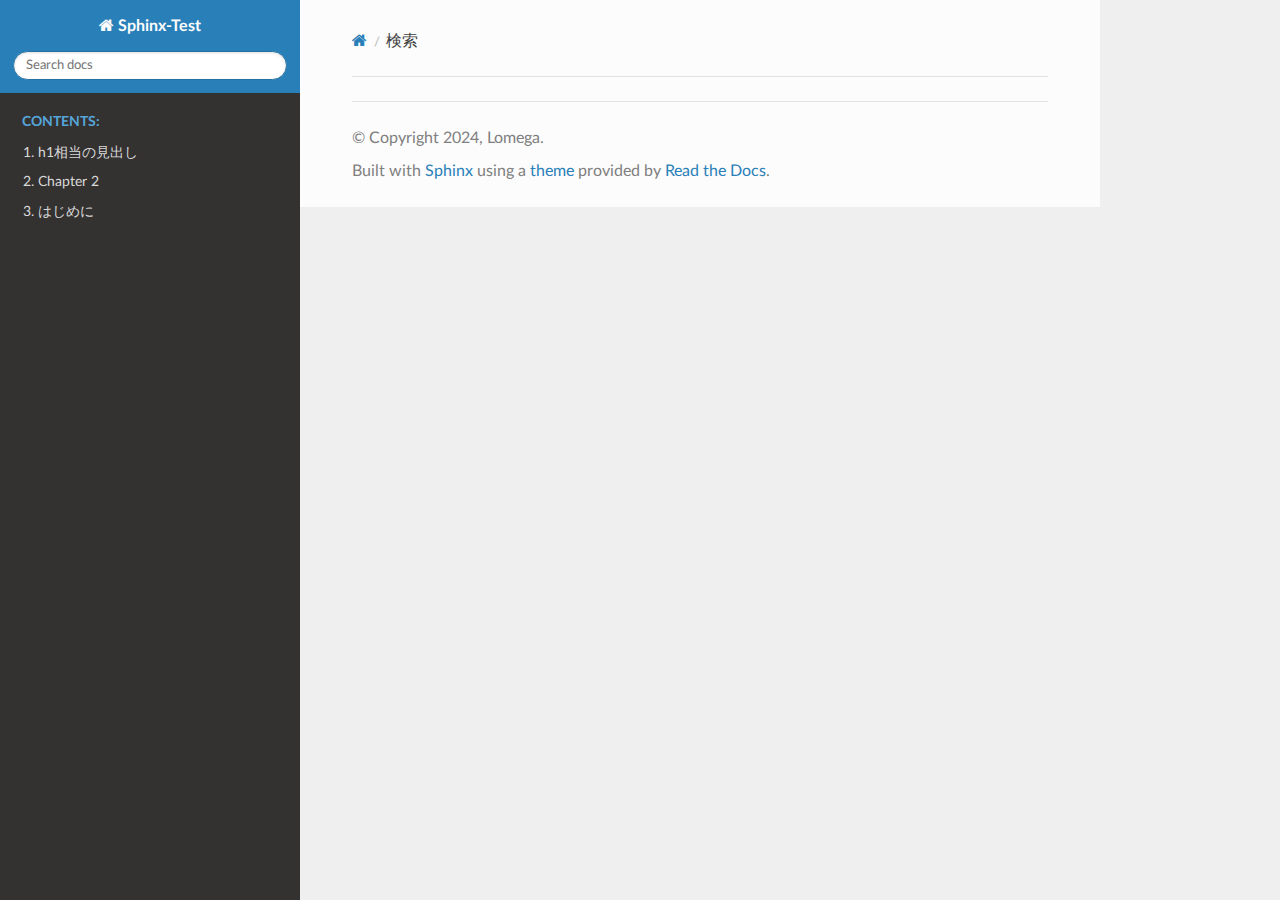
<file: docs/search.html>
<!DOCTYPE html>
<html class="writer-html5" lang="ja" data-content_root="./">
<head>
  <meta charset="utf-8" />
  <meta name="viewport" content="width=device-width, initial-scale=1.0" />
  <title>検索 &mdash; Sphinx-Test  ドキュメント</title>
      <link rel="stylesheet" type="text/css" href="_static/pygments.css?v=80d5e7a1" />
      <link rel="stylesheet" type="text/css" href="_static/css/theme.css?v=19f00094" />
      <link rel="stylesheet" type="text/css" href="_static/header.css?v=de8386bd" />
      <link rel="stylesheet" type="text/css" href="_static/table.css?v=37552aa4" />

  
    
  <!--[if lt IE 9]>
    <script src="_static/js/html5shiv.min.js"></script>
  <![endif]-->
  
        <script src="_static/jquery.js?v=5d32c60e"></script>
        <script src="_static/_sphinx_javascript_frameworks_compat.js?v=2cd50e6c"></script>
        <script src="_static/documentation_options.js?v=c033477b"></script>
        <script src="_static/doctools.js?v=888ff710"></script>
        <script src="_static/sphinx_highlight.js?v=dc90522c"></script>
        <script src="_static/translations.js?v=4dbe4bdc"></script>
    <script src="_static/js/theme.js"></script>
    <script src="_static/searchtools.js"></script>
    <script src="_static/language_data.js"></script>
    <link rel="index" title="索引" href="genindex.html" />
    <link rel="search" title="検索" href="#" /> 
</head>

<body class="wy-body-for-nav"> 
  <div class="wy-grid-for-nav">
    <nav data-toggle="wy-nav-shift" class="wy-nav-side">
      <div class="wy-side-scroll">
        <div class="wy-side-nav-search" >

          
          
          <a href="index.html" class="icon icon-home">
            Sphinx-Test
          </a>
<div role="search">
  <form id="rtd-search-form" class="wy-form" action="#" method="get">
    <input type="text" name="q" placeholder="Search docs" aria-label="Search docs" />
    <input type="hidden" name="check_keywords" value="yes" />
    <input type="hidden" name="area" value="default" />
  </form>
</div>
        </div><div class="wy-menu wy-menu-vertical" data-spy="affix" role="navigation" aria-label="Navigation menu">
              <p class="caption" role="heading"><span class="caption-text">Contents:</span></p>
<ul>
<li class="toctree-l1"><a class="reference internal" href="chap1.html">1. h1相当の見出し</a></li>
<li class="toctree-l1"><a class="reference internal" href="chap2.html">2. Chapter 2</a></li>
<li class="toctree-l1"><a class="reference internal" href="chap3.html">3. はじめに</a></li>
</ul>

        </div>
      </div>
    </nav>

    <section data-toggle="wy-nav-shift" class="wy-nav-content-wrap"><nav class="wy-nav-top" aria-label="Mobile navigation menu" >
          <i data-toggle="wy-nav-top" class="fa fa-bars"></i>
          <a href="index.html">Sphinx-Test</a>
      </nav>

      <div class="wy-nav-content">
        <div class="rst-content">
          <div role="navigation" aria-label="Page navigation">
  <ul class="wy-breadcrumbs">
      <li><a href="index.html" class="icon icon-home" aria-label="Home"></a></li>
      <li class="breadcrumb-item active">検索</li>
      <li class="wy-breadcrumbs-aside">
      </li>
  </ul>
  <hr/>
</div>
          <div role="main" class="document" itemscope="itemscope" itemtype="http://schema.org/Article">
           <div itemprop="articleBody">
             
  <noscript>
  <div id="fallback" class="admonition warning">
    <p class="last">
      Please activate JavaScript to enable the search functionality.
    </p>
  </div>
  </noscript>

  
  <div id="search-results">
  
  </div>

           </div>
          </div>
          <footer>

  <hr/>

  <div role="contentinfo">
    <p>&#169; Copyright 2024, Lomega.</p>
  </div>

  Built with <a href="https://www.sphinx-doc.org/">Sphinx</a> using a
    <a href="https://github.com/readthedocs/sphinx_rtd_theme">theme</a>
    provided by <a href="https://readthedocs.org">Read the Docs</a>.
   

</footer>
        </div>
      </div>
    </section>
  </div>
  <script>
      jQuery(function () {
          SphinxRtdTheme.Navigation.enable(true);
      });
  </script>
  <script>
    jQuery(function() { Search.loadIndex("searchindex.js"); });
  </script>
  
  <script id="searchindexloader"></script>
   


</body>
</html>
</file>
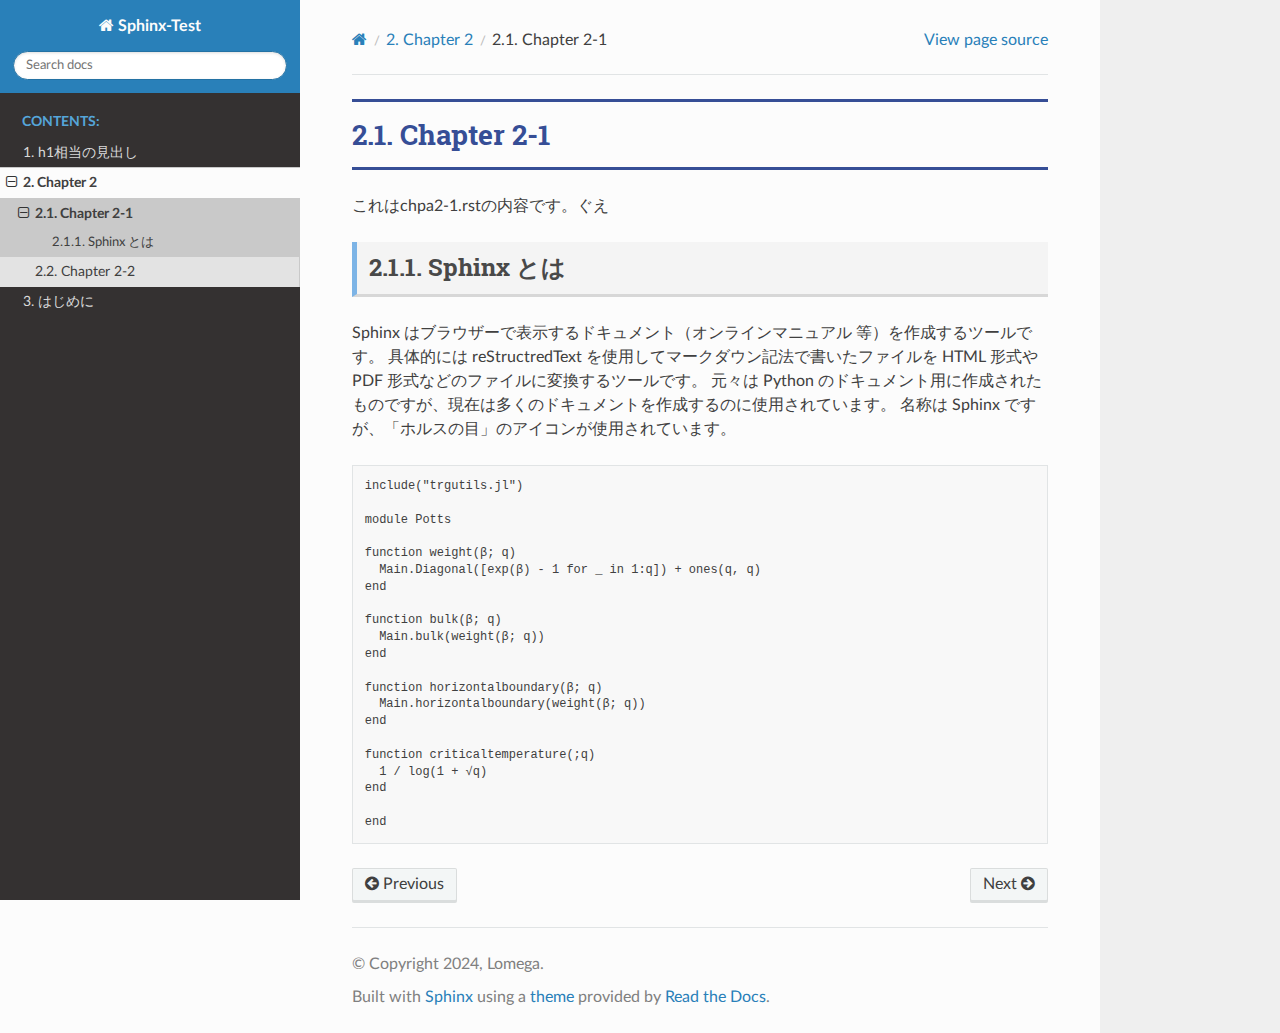
<file: docs/chapter2/chap2-1.html>
<!DOCTYPE html>
<html class="writer-html5" lang="ja" data-content_root="../">
<head>
  <meta charset="utf-8" /><meta name="viewport" content="width=device-width, initial-scale=1" />

  <meta name="viewport" content="width=device-width, initial-scale=1.0" />
  <title>2.1. Chapter 2-1 &mdash; Sphinx-Test  ドキュメント</title>
      <link rel="stylesheet" type="text/css" href="../_static/pygments.css?v=80d5e7a1" />
      <link rel="stylesheet" type="text/css" href="../_static/css/theme.css?v=19f00094" />
      <link rel="stylesheet" type="text/css" href="../_static/header.css?v=de8386bd" />
      <link rel="stylesheet" type="text/css" href="../_static/table.css?v=37552aa4" />

  
  <!--[if lt IE 9]>
    <script src="../_static/js/html5shiv.min.js"></script>
  <![endif]-->
  
        <script src="../_static/jquery.js?v=5d32c60e"></script>
        <script src="../_static/_sphinx_javascript_frameworks_compat.js?v=2cd50e6c"></script>
        <script src="../_static/documentation_options.js?v=c033477b"></script>
        <script src="../_static/doctools.js?v=888ff710"></script>
        <script src="../_static/sphinx_highlight.js?v=dc90522c"></script>
        <script src="../_static/translations.js?v=4dbe4bdc"></script>
    <script src="../_static/js/theme.js"></script>
    <link rel="index" title="索引" href="../genindex.html" />
    <link rel="search" title="検索" href="../search.html" />
    <link rel="next" title="2.2. Chapter 2-2" href="chap2-2.html" />
    <link rel="prev" title="2. Chapter 2" href="../chap2.html" /> 
</head>

<body class="wy-body-for-nav"> 
  <div class="wy-grid-for-nav">
    <nav data-toggle="wy-nav-shift" class="wy-nav-side">
      <div class="wy-side-scroll">
        <div class="wy-side-nav-search" >

          
          
          <a href="../index.html" class="icon icon-home">
            Sphinx-Test
          </a>
<div role="search">
  <form id="rtd-search-form" class="wy-form" action="../search.html" method="get">
    <input type="text" name="q" placeholder="Search docs" aria-label="Search docs" />
    <input type="hidden" name="check_keywords" value="yes" />
    <input type="hidden" name="area" value="default" />
  </form>
</div>
        </div><div class="wy-menu wy-menu-vertical" data-spy="affix" role="navigation" aria-label="Navigation menu">
              <p class="caption" role="heading"><span class="caption-text">Contents:</span></p>
<ul class="current">
<li class="toctree-l1"><a class="reference internal" href="../chap1.html">1. h1相当の見出し</a></li>
<li class="toctree-l1 current"><a class="reference internal" href="../chap2.html">2. Chapter 2</a><ul class="current">
<li class="toctree-l2 current"><a class="current reference internal" href="#">2.1. Chapter 2-1</a><ul>
<li class="toctree-l3"><a class="reference internal" href="#sphinx">2.1.1. Sphinx とは</a></li>
</ul>
</li>
<li class="toctree-l2"><a class="reference internal" href="chap2-2.html">2.2. Chapter 2-2</a></li>
</ul>
</li>
<li class="toctree-l1"><a class="reference internal" href="../chap3.html">3. はじめに</a></li>
</ul>

        </div>
      </div>
    </nav>

    <section data-toggle="wy-nav-shift" class="wy-nav-content-wrap"><nav class="wy-nav-top" aria-label="Mobile navigation menu" >
          <i data-toggle="wy-nav-top" class="fa fa-bars"></i>
          <a href="../index.html">Sphinx-Test</a>
      </nav>

      <div class="wy-nav-content">
        <div class="rst-content">
          <div role="navigation" aria-label="Page navigation">
  <ul class="wy-breadcrumbs">
      <li><a href="../index.html" class="icon icon-home" aria-label="Home"></a></li>
          <li class="breadcrumb-item"><a href="../chap2.html"><span class="section-number">2. </span>Chapter 2</a></li>
      <li class="breadcrumb-item active"><span class="section-number">2.1. </span>Chapter 2-1</li>
      <li class="wy-breadcrumbs-aside">
            <a href="../_sources/chapter2/chap2-1.rst.txt" rel="nofollow"> View page source</a>
      </li>
  </ul>
  <hr/>
</div>
          <div role="main" class="document" itemscope="itemscope" itemtype="http://schema.org/Article">
           <div itemprop="articleBody">
             
  <section id="chapter-2-1">
<h1><span class="section-number">2.1. </span>Chapter 2-1<a class="headerlink" href="#chapter-2-1" title="Link to this heading"></a></h1>
<p>これはchpa2-1.rstの内容です。ぐえ</p>
<section id="sphinx">
<h2><span class="section-number">2.1.1. </span>Sphinx とは<a class="headerlink" href="#sphinx" title="Link to this heading"></a></h2>
<p>Sphinx はブラウザーで表示するドキュメント（オンラインマニュアル 等）を作成するツールです。
具体的には reStructredText を使用してマークダウン記法で書いたファイルを HTML 形式や PDF 形式などのファイルに変換するツールです。
元々は Python のドキュメント用に作成されたものですが、現在は多くのドキュメントを作成するのに使用されています。
名称は Sphinx ですが、「ホルスの目」のアイコンが使用されています。</p>
<div class="highlight-default notranslate"><div class="highlight"><pre><span></span>include(&quot;trgutils.jl&quot;)

module Potts

function weight(β; q)
  Main.Diagonal([exp(β) - 1 for _ in 1:q]) + ones(q, q)
end

function bulk(β; q)
  Main.bulk(weight(β; q))
end

function horizontalboundary(β; q)
  Main.horizontalboundary(weight(β; q))
end

function criticaltemperature(;q)
  1 / log(1 + √q)
end

end
</pre></div>
</div>
</section>
</section>


           </div>
          </div>
          <footer><div class="rst-footer-buttons" role="navigation" aria-label="Footer">
        <a href="../chap2.html" class="btn btn-neutral float-left" title="2. Chapter 2" accesskey="p" rel="prev"><span class="fa fa-arrow-circle-left" aria-hidden="true"></span> Previous</a>
        <a href="chap2-2.html" class="btn btn-neutral float-right" title="2.2. Chapter 2-2" accesskey="n" rel="next">Next <span class="fa fa-arrow-circle-right" aria-hidden="true"></span></a>
    </div>

  <hr/>

  <div role="contentinfo">
    <p>&#169; Copyright 2024, Lomega.</p>
  </div>

  Built with <a href="https://www.sphinx-doc.org/">Sphinx</a> using a
    <a href="https://github.com/readthedocs/sphinx_rtd_theme">theme</a>
    provided by <a href="https://readthedocs.org">Read the Docs</a>.
   

</footer>
        </div>
      </div>
    </section>
  </div>
  <script>
      jQuery(function () {
          SphinxRtdTheme.Navigation.enable(true);
      });
  </script> 

</body>
</html>
</file>
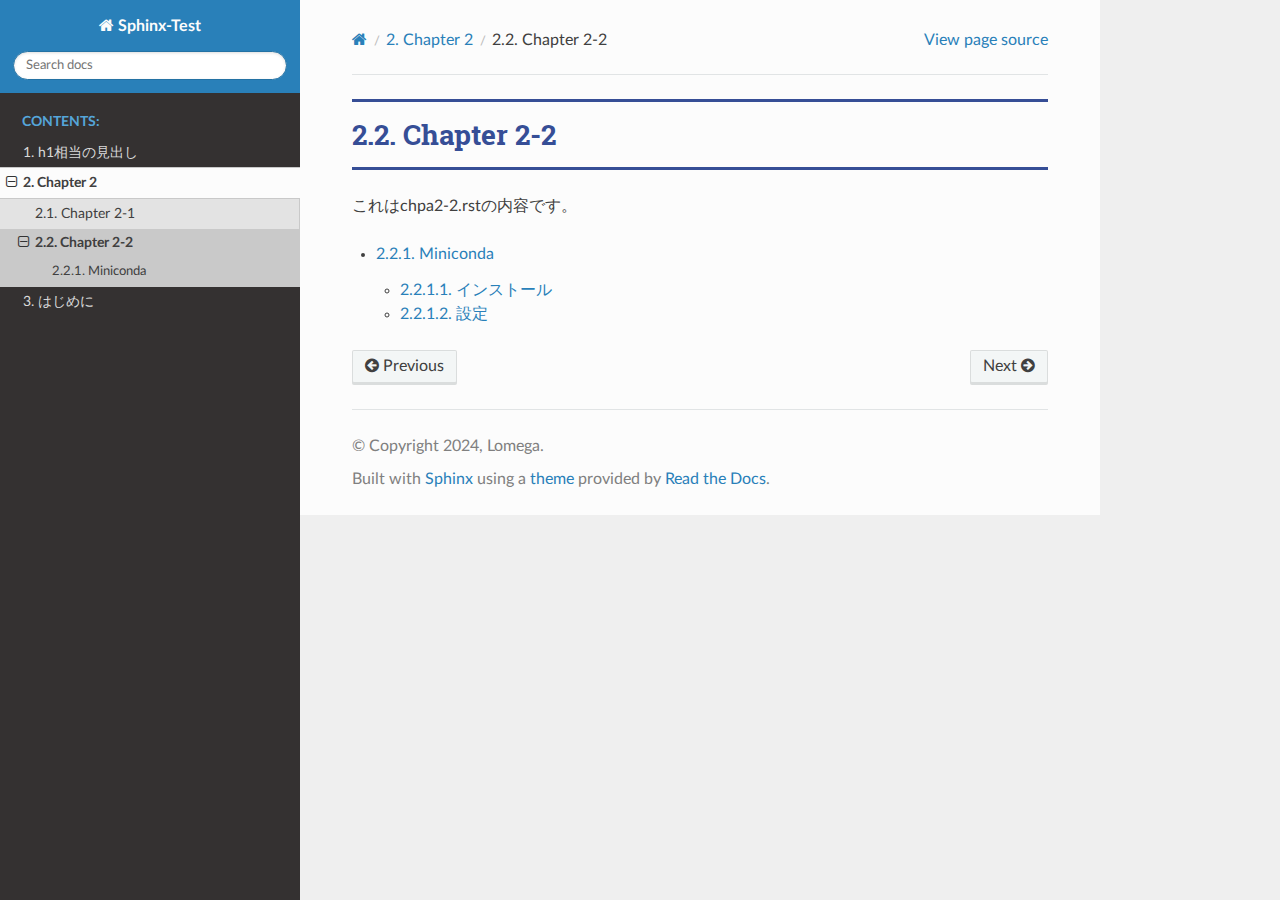
<file: docs/chapter2/chap2-2.html>
<!DOCTYPE html>
<html class="writer-html5" lang="ja" data-content_root="../">
<head>
  <meta charset="utf-8" /><meta name="viewport" content="width=device-width, initial-scale=1" />

  <meta name="viewport" content="width=device-width, initial-scale=1.0" />
  <title>2.2. Chapter 2-2 &mdash; Sphinx-Test  ドキュメント</title>
      <link rel="stylesheet" type="text/css" href="../_static/pygments.css?v=80d5e7a1" />
      <link rel="stylesheet" type="text/css" href="../_static/css/theme.css?v=19f00094" />
      <link rel="stylesheet" type="text/css" href="../_static/header.css?v=de8386bd" />
      <link rel="stylesheet" type="text/css" href="../_static/table.css?v=37552aa4" />

  
  <!--[if lt IE 9]>
    <script src="../_static/js/html5shiv.min.js"></script>
  <![endif]-->
  
        <script src="../_static/jquery.js?v=5d32c60e"></script>
        <script src="../_static/_sphinx_javascript_frameworks_compat.js?v=2cd50e6c"></script>
        <script src="../_static/documentation_options.js?v=c033477b"></script>
        <script src="../_static/doctools.js?v=888ff710"></script>
        <script src="../_static/sphinx_highlight.js?v=dc90522c"></script>
        <script src="../_static/translations.js?v=4dbe4bdc"></script>
    <script src="../_static/js/theme.js"></script>
    <link rel="index" title="索引" href="../genindex.html" />
    <link rel="search" title="検索" href="../search.html" />
    <link rel="next" title="2.2.1. Miniconda" href="uo.html" />
    <link rel="prev" title="2.1. Chapter 2-1" href="chap2-1.html" /> 
</head>

<body class="wy-body-for-nav"> 
  <div class="wy-grid-for-nav">
    <nav data-toggle="wy-nav-shift" class="wy-nav-side">
      <div class="wy-side-scroll">
        <div class="wy-side-nav-search" >

          
          
          <a href="../index.html" class="icon icon-home">
            Sphinx-Test
          </a>
<div role="search">
  <form id="rtd-search-form" class="wy-form" action="../search.html" method="get">
    <input type="text" name="q" placeholder="Search docs" aria-label="Search docs" />
    <input type="hidden" name="check_keywords" value="yes" />
    <input type="hidden" name="area" value="default" />
  </form>
</div>
        </div><div class="wy-menu wy-menu-vertical" data-spy="affix" role="navigation" aria-label="Navigation menu">
              <p class="caption" role="heading"><span class="caption-text">Contents:</span></p>
<ul class="current">
<li class="toctree-l1"><a class="reference internal" href="../chap1.html">1. h1相当の見出し</a></li>
<li class="toctree-l1 current"><a class="reference internal" href="../chap2.html">2. Chapter 2</a><ul class="current">
<li class="toctree-l2"><a class="reference internal" href="chap2-1.html">2.1. Chapter 2-1</a></li>
<li class="toctree-l2 current"><a class="current reference internal" href="#">2.2. Chapter 2-2</a><ul>
<li class="toctree-l3"><a class="reference internal" href="uo.html">2.2.1. Miniconda</a></li>
</ul>
</li>
</ul>
</li>
<li class="toctree-l1"><a class="reference internal" href="../chap3.html">3. はじめに</a></li>
</ul>

        </div>
      </div>
    </nav>

    <section data-toggle="wy-nav-shift" class="wy-nav-content-wrap"><nav class="wy-nav-top" aria-label="Mobile navigation menu" >
          <i data-toggle="wy-nav-top" class="fa fa-bars"></i>
          <a href="../index.html">Sphinx-Test</a>
      </nav>

      <div class="wy-nav-content">
        <div class="rst-content">
          <div role="navigation" aria-label="Page navigation">
  <ul class="wy-breadcrumbs">
      <li><a href="../index.html" class="icon icon-home" aria-label="Home"></a></li>
          <li class="breadcrumb-item"><a href="../chap2.html"><span class="section-number">2. </span>Chapter 2</a></li>
      <li class="breadcrumb-item active"><span class="section-number">2.2. </span>Chapter 2-2</li>
      <li class="wy-breadcrumbs-aside">
            <a href="../_sources/chapter2/chap2-2.rst.txt" rel="nofollow"> View page source</a>
      </li>
  </ul>
  <hr/>
</div>
          <div role="main" class="document" itemscope="itemscope" itemtype="http://schema.org/Article">
           <div itemprop="articleBody">
             
  <section id="chapter-2-2">
<h1><span class="section-number">2.2. </span>Chapter 2-2<a class="headerlink" href="#chapter-2-2" title="Link to this heading"></a></h1>
<p>これはchpa2-2.rstの内容です。</p>
<div class="toctree-wrapper compound">
<ul>
<li class="toctree-l1"><a class="reference internal" href="uo.html">2.2.1. Miniconda</a><ul>
<li class="toctree-l2"><a class="reference internal" href="uo.html#id1">2.2.1.1. インストール</a></li>
<li class="toctree-l2"><a class="reference internal" href="uo.html#id2">2.2.1.2. 設定</a></li>
</ul>
</li>
</ul>
</div>
</section>


           </div>
          </div>
          <footer><div class="rst-footer-buttons" role="navigation" aria-label="Footer">
        <a href="chap2-1.html" class="btn btn-neutral float-left" title="2.1. Chapter 2-1" accesskey="p" rel="prev"><span class="fa fa-arrow-circle-left" aria-hidden="true"></span> Previous</a>
        <a href="uo.html" class="btn btn-neutral float-right" title="2.2.1. Miniconda" accesskey="n" rel="next">Next <span class="fa fa-arrow-circle-right" aria-hidden="true"></span></a>
    </div>

  <hr/>

  <div role="contentinfo">
    <p>&#169; Copyright 2024, Lomega.</p>
  </div>

  Built with <a href="https://www.sphinx-doc.org/">Sphinx</a> using a
    <a href="https://github.com/readthedocs/sphinx_rtd_theme">theme</a>
    provided by <a href="https://readthedocs.org">Read the Docs</a>.
   

</footer>
        </div>
      </div>
    </section>
  </div>
  <script>
      jQuery(function () {
          SphinxRtdTheme.Navigation.enable(true);
      });
  </script> 

</body>
</html>
</file>
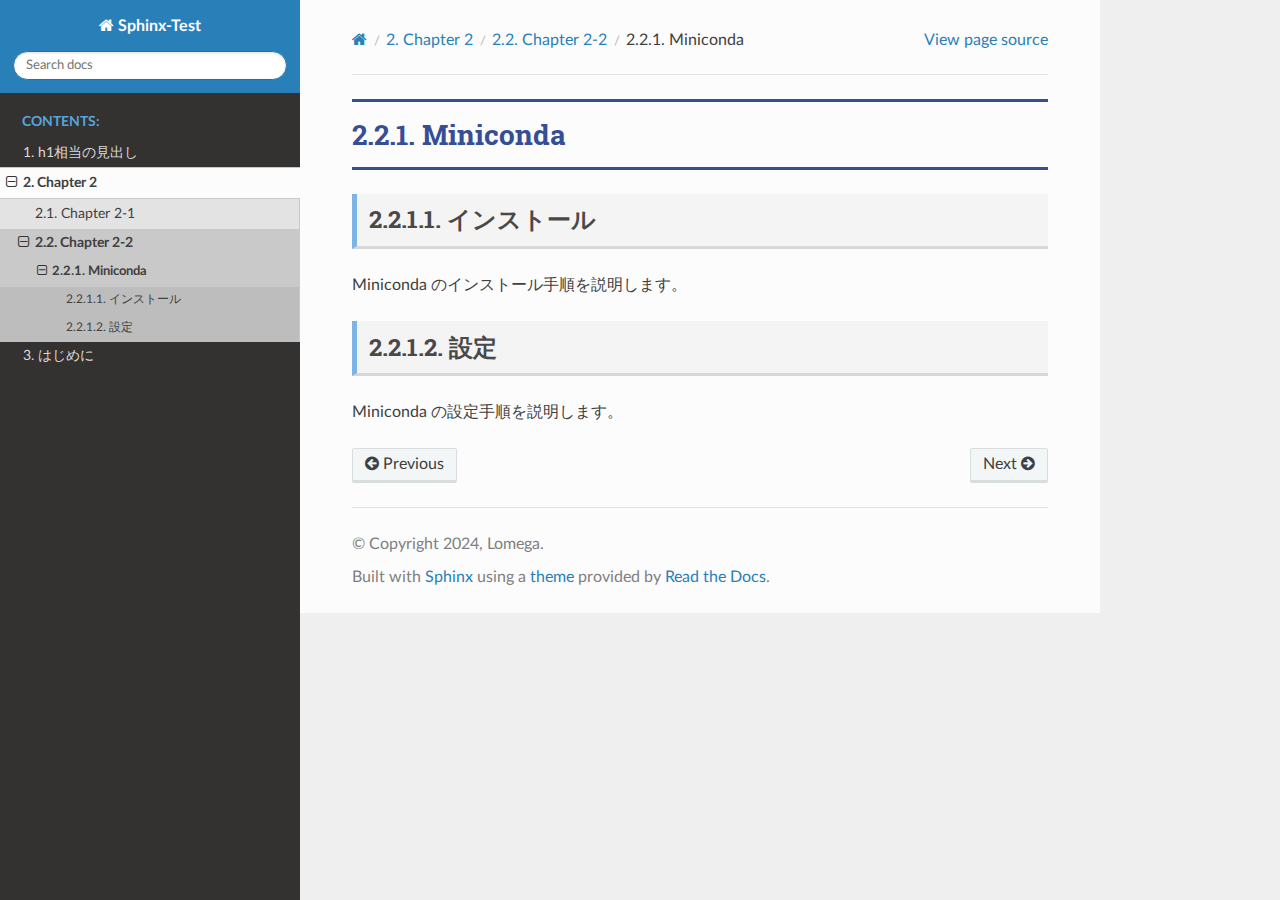
<file: docs/chapter2/uo.html>
<!DOCTYPE html>
<html class="writer-html5" lang="ja" data-content_root="../">
<head>
  <meta charset="utf-8" /><meta name="viewport" content="width=device-width, initial-scale=1" />

  <meta name="viewport" content="width=device-width, initial-scale=1.0" />
  <title>2.2.1. Miniconda &mdash; Sphinx-Test  ドキュメント</title>
      <link rel="stylesheet" type="text/css" href="../_static/pygments.css?v=80d5e7a1" />
      <link rel="stylesheet" type="text/css" href="../_static/css/theme.css?v=19f00094" />
      <link rel="stylesheet" type="text/css" href="../_static/header.css?v=de8386bd" />
      <link rel="stylesheet" type="text/css" href="../_static/table.css?v=37552aa4" />

  
  <!--[if lt IE 9]>
    <script src="../_static/js/html5shiv.min.js"></script>
  <![endif]-->
  
        <script src="../_static/jquery.js?v=5d32c60e"></script>
        <script src="../_static/_sphinx_javascript_frameworks_compat.js?v=2cd50e6c"></script>
        <script src="../_static/documentation_options.js?v=c033477b"></script>
        <script src="../_static/doctools.js?v=888ff710"></script>
        <script src="../_static/sphinx_highlight.js?v=dc90522c"></script>
        <script src="../_static/translations.js?v=4dbe4bdc"></script>
    <script src="../_static/js/theme.js"></script>
    <link rel="index" title="索引" href="../genindex.html" />
    <link rel="search" title="検索" href="../search.html" />
    <link rel="next" title="3. はじめに" href="../chap3.html" />
    <link rel="prev" title="2.2. Chapter 2-2" href="chap2-2.html" /> 
</head>

<body class="wy-body-for-nav"> 
  <div class="wy-grid-for-nav">
    <nav data-toggle="wy-nav-shift" class="wy-nav-side">
      <div class="wy-side-scroll">
        <div class="wy-side-nav-search" >

          
          
          <a href="../index.html" class="icon icon-home">
            Sphinx-Test
          </a>
<div role="search">
  <form id="rtd-search-form" class="wy-form" action="../search.html" method="get">
    <input type="text" name="q" placeholder="Search docs" aria-label="Search docs" />
    <input type="hidden" name="check_keywords" value="yes" />
    <input type="hidden" name="area" value="default" />
  </form>
</div>
        </div><div class="wy-menu wy-menu-vertical" data-spy="affix" role="navigation" aria-label="Navigation menu">
              <p class="caption" role="heading"><span class="caption-text">Contents:</span></p>
<ul class="current">
<li class="toctree-l1"><a class="reference internal" href="../chap1.html">1. h1相当の見出し</a></li>
<li class="toctree-l1 current"><a class="reference internal" href="../chap2.html">2. Chapter 2</a><ul class="current">
<li class="toctree-l2"><a class="reference internal" href="chap2-1.html">2.1. Chapter 2-1</a></li>
<li class="toctree-l2 current"><a class="reference internal" href="chap2-2.html">2.2. Chapter 2-2</a><ul class="current">
<li class="toctree-l3 current"><a class="current reference internal" href="#">2.2.1. Miniconda</a><ul>
<li class="toctree-l4"><a class="reference internal" href="#id1">2.2.1.1. インストール</a></li>
<li class="toctree-l4"><a class="reference internal" href="#id2">2.2.1.2. 設定</a></li>
</ul>
</li>
</ul>
</li>
</ul>
</li>
<li class="toctree-l1"><a class="reference internal" href="../chap3.html">3. はじめに</a></li>
</ul>

        </div>
      </div>
    </nav>

    <section data-toggle="wy-nav-shift" class="wy-nav-content-wrap"><nav class="wy-nav-top" aria-label="Mobile navigation menu" >
          <i data-toggle="wy-nav-top" class="fa fa-bars"></i>
          <a href="../index.html">Sphinx-Test</a>
      </nav>

      <div class="wy-nav-content">
        <div class="rst-content">
          <div role="navigation" aria-label="Page navigation">
  <ul class="wy-breadcrumbs">
      <li><a href="../index.html" class="icon icon-home" aria-label="Home"></a></li>
          <li class="breadcrumb-item"><a href="../chap2.html"><span class="section-number">2. </span>Chapter 2</a></li>
          <li class="breadcrumb-item"><a href="chap2-2.html"><span class="section-number">2.2. </span>Chapter 2-2</a></li>
      <li class="breadcrumb-item active"><span class="section-number">2.2.1. </span>Miniconda</li>
      <li class="wy-breadcrumbs-aside">
            <a href="../_sources/chapter2/uo.md.txt" rel="nofollow"> View page source</a>
      </li>
  </ul>
  <hr/>
</div>
          <div role="main" class="document" itemscope="itemscope" itemtype="http://schema.org/Article">
           <div itemprop="articleBody">
             
  <section id="miniconda">
<h1><span class="section-number">2.2.1. </span>Miniconda<a class="headerlink" href="#miniconda" title="Link to this heading"></a></h1>
<section id="id1">
<h2><span class="section-number">2.2.1.1. </span>インストール<a class="headerlink" href="#id1" title="Link to this heading"></a></h2>
<p>Miniconda のインストール手順を説明します。</p>
</section>
<section id="id2">
<h2><span class="section-number">2.2.1.2. </span>設定<a class="headerlink" href="#id2" title="Link to this heading"></a></h2>
<p>Miniconda の設定手順を説明します。</p>
</section>
</section>


           </div>
          </div>
          <footer><div class="rst-footer-buttons" role="navigation" aria-label="Footer">
        <a href="chap2-2.html" class="btn btn-neutral float-left" title="2.2. Chapter 2-2" accesskey="p" rel="prev"><span class="fa fa-arrow-circle-left" aria-hidden="true"></span> Previous</a>
        <a href="../chap3.html" class="btn btn-neutral float-right" title="3. はじめに" accesskey="n" rel="next">Next <span class="fa fa-arrow-circle-right" aria-hidden="true"></span></a>
    </div>

  <hr/>

  <div role="contentinfo">
    <p>&#169; Copyright 2024, Lomega.</p>
  </div>

  Built with <a href="https://www.sphinx-doc.org/">Sphinx</a> using a
    <a href="https://github.com/readthedocs/sphinx_rtd_theme">theme</a>
    provided by <a href="https://readthedocs.org">Read the Docs</a>.
   

</footer>
        </div>
      </div>
    </section>
  </div>
  <script>
      jQuery(function () {
          SphinxRtdTheme.Navigation.enable(true);
      });
  </script> 

</body>
</html>
</file>
<file: docs/_static/pygments.css>
pre { line-height: 125%; }
td.linenos .normal { color: inherit; background-color: transparent; padding-left: 5px; padding-right: 5px; }
span.linenos { color: inherit; background-color: transparent; padding-left: 5px; padding-right: 5px; }
td.linenos .special { color: #000000; background-color: #ffffc0; padding-left: 5px; padding-right: 5px; }
span.linenos.special { color: #000000; background-color: #ffffc0; padding-left: 5px; padding-right: 5px; }
.highlight .hll { background-color: #ffffcc }
.highlight { background: #f8f8f8; }
.highlight .c { color: #3D7B7B; font-style: italic } /* Comment */
.highlight .err { border: 1px solid #FF0000 } /* Error */
.highlight .k { color: #008000; font-weight: bold } /* Keyword */
.highlight .o { color: #666666 } /* Operator */
.highlight .ch { color: #3D7B7B; font-style: italic } /* Comment.Hashbang */
.highlight .cm { color: #3D7B7B; font-style: italic } /* Comment.Multiline */
.highlight .cp { color: #9C6500 } /* Comment.Preproc */
.highlight .cpf { color: #3D7B7B; font-style: italic } /* Comment.PreprocFile */
.highlight .c1 { color: #3D7B7B; font-style: italic } /* Comment.Single */
.highlight .cs { color: #3D7B7B; font-style: italic } /* Comment.Special */
.highlight .gd { color: #A00000 } /* Generic.Deleted */
.highlight .ge { font-style: italic } /* Generic.Emph */
.highlight .ges { font-weight: bold; font-style: italic } /* Generic.EmphStrong */
.highlight .gr { color: #E40000 } /* Generic.Error */
.highlight .gh { color: #000080; font-weight: bold } /* Generic.Heading */
.highlight .gi { color: #008400 } /* Generic.Inserted */
.highlight .go { color: #717171 } /* Generic.Output */
.highlight .gp { color: #000080; font-weight: bold } /* Generic.Prompt */
.highlight .gs { font-weight: bold } /* Generic.Strong */
.highlight .gu { color: #800080; font-weight: bold } /* Generic.Subheading */
.highlight .gt { color: #0044DD } /* Generic.Traceback */
.highlight .kc { color: #008000; font-weight: bold } /* Keyword.Constant */
.highlight .kd { color: #008000; font-weight: bold } /* Keyword.Declaration */
.highlight .kn { color: #008000; font-weight: bold } /* Keyword.Namespace */
.highlight .kp { color: #008000 } /* Keyword.Pseudo */
.highlight .kr { color: #008000; font-weight: bold } /* Keyword.Reserved */
.highlight .kt { color: #B00040 } /* Keyword.Type */
.highlight .m { color: #666666 } /* Literal.Number */
.highlight .s { color: #BA2121 } /* Literal.String */
.highlight .na { color: #687822 } /* Name.Attribute */
.highlight .nb { color: #008000 } /* Name.Builtin */
.highlight .nc { color: #0000FF; font-weight: bold } /* Name.Class */
.highlight .no { color: #880000 } /* Name.Constant */
.highlight .nd { color: #AA22FF } /* Name.Decorator */
.highlight .ni { color: #717171; font-weight: bold } /* Name.Entity */
.highlight .ne { color: #CB3F38; font-weight: bold } /* Name.Exception */
.highlight .nf { color: #0000FF } /* Name.Function */
.highlight .nl { color: #767600 } /* Name.Label */
.highlight .nn { color: #0000FF; font-weight: bold } /* Name.Namespace */
.highlight .nt { color: #008000; font-weight: bold } /* Name.Tag */
.highlight .nv { color: #19177C } /* Name.Variable */
.highlight .ow { color: #AA22FF; font-weight: bold } /* Operator.Word */
.highlight .w { color: #bbbbbb } /* Text.Whitespace */
.highlight .mb { color: #666666 } /* Literal.Number.Bin */
.highlight .mf { color: #666666 } /* Literal.Number.Float */
.highlight .mh { color: #666666 } /* Literal.Number.Hex */
.highlight .mi { color: #666666 } /* Literal.Number.Integer */
.highlight .mo { color: #666666 } /* Literal.Number.Oct */
.highlight .sa { color: #BA2121 } /* Literal.String.Affix */
.highlight .sb { color: #BA2121 } /* Literal.String.Backtick */
.highlight .sc { color: #BA2121 } /* Literal.String.Char */
.highlight .dl { color: #BA2121 } /* Literal.String.Delimiter */
.highlight .sd { color: #BA2121; font-style: italic } /* Literal.String.Doc */
.highlight .s2 { color: #BA2121 } /* Literal.String.Double */
.highlight .se { color: #AA5D1F; font-weight: bold } /* Literal.String.Escape */
.highlight .sh { color: #BA2121 } /* Literal.String.Heredoc */
.highlight .si { color: #A45A77; font-weight: bold } /* Literal.String.Interpol */
.highlight .sx { color: #008000 } /* Literal.String.Other */
.highlight .sr { color: #A45A77 } /* Literal.String.Regex */
.highlight .s1 { color: #BA2121 } /* Literal.String.Single */
.highlight .ss { color: #19177C } /* Literal.String.Symbol */
.highlight .bp { color: #008000 } /* Name.Builtin.Pseudo */
.highlight .fm { color: #0000FF } /* Name.Function.Magic */
.highlight .vc { color: #19177C } /* Name.Variable.Class */
.highlight .vg { color: #19177C } /* Name.Variable.Global */
.highlight .vi { color: #19177C } /* Name.Variable.Instance */
.highlight .vm { color: #19177C } /* Name.Variable.Magic */
.highlight .il { color: #666666 } /* Literal.Number.Integer.Long */
</file>
<file: docs/_static/css/theme.css>
html{box-sizing:border-box}*,:after,:before{box-sizing:inherit}article,aside,details,figcaption,figure,footer,header,hgroup,nav,section{display:block}audio,canvas,video{display:inline-block;*display:inline;*zoom:1}[hidden],audio:not([controls]){display:none}*{-webkit-box-sizing:border-box;-moz-box-sizing:border-box;box-sizing:border-box}html{font-size:100%;-webkit-text-size-adjust:100%;-ms-text-size-adjust:100%}body{margin:0}a:active,a:hover{outline:0}abbr[title]{border-bottom:1px dotted}b,strong{font-weight:700}blockquote{margin:0}dfn{font-style:italic}ins{background:#ff9;text-decoration:none}ins,mark{color:#000}mark{background:#ff0;font-style:italic;font-weight:700}.rst-content code,.rst-content tt,code,kbd,pre,samp{font-family:monospace,serif;_font-family:courier new,monospace;font-size:1em}pre{white-space:pre}q{quotes:none}q:after,q:before{content:"";content:none}small{font-size:85%}sub,sup{font-size:75%;line-height:0;position:relative;vertical-align:baseline}sup{top:-.5em}sub{bottom:-.25em}dl,ol,ul{margin:0;padding:0;list-style:none;list-style-image:none}li{list-style:none}dd{margin:0}img{border:0;-ms-interpolation-mode:bicubic;vertical-align:middle;max-width:100%}svg:not(:root){overflow:hidden}figure,form{margin:0}label{cursor:pointer}button,input,select,textarea{font-size:100%;margin:0;vertical-align:baseline;*vertical-align:middle}button,input{line-height:normal}button,input[type=button],input[type=reset],input[type=submit]{cursor:pointer;-webkit-appearance:button;*overflow:visible}button[disabled],input[disabled]{cursor:default}input[type=search]{-webkit-appearance:textfield;-moz-box-sizing:content-box;-webkit-box-sizing:content-box;box-sizing:content-box}textarea{resize:vertical}table{border-collapse:collapse;border-spacing:0}td{vertical-align:top}.chromeframe{margin:.2em 0;background:#ccc;color:#000;padding:.2em 0}.ir{display:block;border:0;text-indent:-999em;overflow:hidden;background-color:transparent;background-repeat:no-repeat;text-align:left;direction:ltr;*line-height:0}.ir br{display:none}.hidden{display:none!important;visibility:hidden}.visuallyhidden{border:0;clip:rect(0 0 0 0);height:1px;margin:-1px;overflow:hidden;padding:0;position:absolute;width:1px}.visuallyhidden.focusable:active,.visuallyhidden.focusable:focus{clip:auto;height:auto;margin:0;overflow:visible;position:static;width:auto}.invisible{visibility:hidden}.relative{position:relative}big,small{font-size:100%}@media print{body,html,section{background:none!important}*{box-shadow:none!important;text-shadow:none!important;filter:none!important;-ms-filter:none!important}a,a:visited{text-decoration:underline}.ir a:after,a[href^="#"]:after,a[href^="javascript:"]:after{content:""}blockquote,pre{page-break-inside:avoid}thead{display:table-header-group}img,tr{page-break-inside:avoid}img{max-width:100%!important}@page{margin:.5cm}.rst-content .toctree-wrapper>p.caption,h2,h3,p{orphans:3;widows:3}.rst-content .toctree-wrapper>p.caption,h2,h3{page-break-after:avoid}}.btn,.fa:before,.icon:before,.rst-content .admonition,.rst-content .admonition-title:before,.rst-content .admonition-todo,.rst-content .attention,.rst-content .caution,.rst-content .code-block-caption .headerlink:before,.rst-content .danger,.rst-content .eqno .headerlink:before,.rst-content .error,.rst-content .hint,.rst-content .important,.rst-content .note,.rst-content .seealso,.rst-content .tip,.rst-content .warning,.rst-content code.download span:first-child:before,.rst-content dl dt .headerlink:before,.rst-content h1 .headerlink:before,.rst-content h2 .headerlink:before,.rst-content h3 .headerlink:before,.rst-content h4 .headerlink:before,.rst-content h5 .headerlink:before,.rst-content h6 .headerlink:before,.rst-content p.caption .headerlink:before,.rst-content p .headerlink:before,.rst-content table>caption .headerlink:before,.rst-content tt.download span:first-child:before,.wy-alert,.wy-dropdown .caret:before,.wy-inline-validate.wy-inline-validate-danger .wy-input-context:before,.wy-inline-validate.wy-inline-validate-info .wy-input-context:before,.wy-inline-validate.wy-inline-validate-success .wy-input-context:before,.wy-inline-validate.wy-inline-validate-warning .wy-input-context:before,.wy-menu-vertical li.current>a button.toctree-expand:before,.wy-menu-vertical li.on a button.toctree-expand:before,.wy-menu-vertical li button.toctree-expand:before,input[type=color],input[type=date],input[type=datetime-local],input[type=datetime],input[type=email],input[type=month],input[type=number],input[type=password],input[type=search],input[type=tel],input[type=text],input[type=time],input[type=url],input[type=week],select,textarea{-webkit-font-smoothing:antialiased}.clearfix{*zoom:1}.clearfix:after,.clearfix:before{display:table;content:""}.clearfix:after{clear:both}/*!
 *  Font Awesome 4.7.0 by @davegandy - http://fontawesome.io - @fontawesome
 *  License - http://fontawesome.io/license (Font: SIL OFL 1.1, CSS: MIT License)
 */@font-face{font-family:FontAwesome;src:url(fonts/fontawesome-webfont.eot?674f50d287a8c48dc19ba404d20fe713);src:url(fonts/fontawesome-webfont.eot?674f50d287a8c48dc19ba404d20fe713?#iefix&v=4.7.0) format("embedded-opentype"),url(fonts/fontawesome-webfont.woff2?af7ae505a9eed503f8b8e6982036873e) format("woff2"),url(fonts/fontawesome-webfont.woff?fee66e712a8a08eef5805a46892932ad) format("woff"),url(fonts/fontawesome-webfont.ttf?b06871f281fee6b241d60582ae9369b9) format("truetype"),url(fonts/fontawesome-webfont.svg?912ec66d7572ff821749319396470bde#fontawesomeregular) format("svg");font-weight:400;font-style:normal}.fa,.icon,.rst-content .admonition-title,.rst-content .code-block-caption .headerlink,.rst-content .eqno .headerlink,.rst-content code.download span:first-child,.rst-content dl dt .headerlink,.rst-content h1 .headerlink,.rst-content h2 .headerlink,.rst-content h3 .headerlink,.rst-content h4 .headerlink,.rst-content h5 .headerlink,.rst-content h6 .headerlink,.rst-content p.caption .headerlink,.rst-content p .headerlink,.rst-content table>caption .headerlink,.rst-content tt.download span:first-child,.wy-menu-vertical li.current>a button.toctree-expand,.wy-menu-vertical li.on a button.toctree-expand,.wy-menu-vertical li button.toctree-expand{display:inline-block;font:normal normal normal 14px/1 FontAwesome;font-size:inherit;text-rendering:auto;-webkit-font-smoothing:antialiased;-moz-osx-font-smoothing:grayscale}.fa-lg{font-size:1.33333em;line-height:.75em;vertical-align:-15%}.fa-2x{font-size:2em}.fa-3x{font-size:3em}.fa-4x{font-size:4em}.fa-5x{font-size:5em}.fa-fw{width:1.28571em;text-align:center}.fa-ul{padding-left:0;margin-left:2.14286em;list-style-type:none}.fa-ul>li{position:relative}.fa-li{position:absolute;left:-2.14286em;width:2.14286em;top:.14286em;text-align:center}.fa-li.fa-lg{left:-1.85714em}.fa-border{padding:.2em .25em .15em;border:.08em solid #eee;border-radius:.1em}.fa-pull-left{float:left}.fa-pull-right{float:right}.fa-pull-left.icon,.fa.fa-pull-left,.rst-content .code-block-caption .fa-pull-left.headerlink,.rst-content .eqno .fa-pull-left.headerlink,.rst-content .fa-pull-left.admonition-title,.rst-content code.download span.fa-pull-left:first-child,.rst-content dl dt .fa-pull-left.headerlink,.rst-content h1 .fa-pull-left.headerlink,.rst-content h2 .fa-pull-left.headerlink,.rst-content h3 .fa-pull-left.headerlink,.rst-content h4 .fa-pull-left.headerlink,.rst-content h5 .fa-pull-left.headerlink,.rst-content h6 .fa-pull-left.headerlink,.rst-content p .fa-pull-left.headerlink,.rst-content table>caption .fa-pull-left.headerlink,.rst-content tt.download span.fa-pull-left:first-child,.wy-menu-vertical li.current>a button.fa-pull-left.toctree-expand,.wy-menu-vertical li.on a button.fa-pull-left.toctree-expand,.wy-menu-vertical li button.fa-pull-left.toctree-expand{margin-right:.3em}.fa-pull-right.icon,.fa.fa-pull-right,.rst-content .code-block-caption .fa-pull-right.headerlink,.rst-content .eqno .fa-pull-right.headerlink,.rst-content .fa-pull-right.admonition-title,.rst-content code.download span.fa-pull-right:first-child,.rst-content dl dt .fa-pull-right.headerlink,.rst-content h1 .fa-pull-right.headerlink,.rst-content h2 .fa-pull-right.headerlink,.rst-content h3 .fa-pull-right.headerlink,.rst-content h4 .fa-pull-right.headerlink,.rst-content h5 .fa-pull-right.headerlink,.rst-content h6 .fa-pull-right.headerlink,.rst-content p .fa-pull-right.headerlink,.rst-content table>caption .fa-pull-right.headerlink,.rst-content tt.download span.fa-pull-right:first-child,.wy-menu-vertical li.current>a button.fa-pull-right.toctree-expand,.wy-menu-vertical li.on a button.fa-pull-right.toctree-expand,.wy-menu-vertical li button.fa-pull-right.toctree-expand{margin-left:.3em}.pull-right{float:right}.pull-left{float:left}.fa.pull-left,.pull-left.icon,.rst-content .code-block-caption .pull-left.headerlink,.rst-content .eqno .pull-left.headerlink,.rst-content .pull-left.admonition-title,.rst-content code.download span.pull-left:first-child,.rst-content dl dt .pull-left.headerlink,.rst-content h1 .pull-left.headerlink,.rst-content h2 .pull-left.headerlink,.rst-content h3 .pull-left.headerlink,.rst-content h4 .pull-left.headerlink,.rst-content h5 .pull-left.headerlink,.rst-content h6 .pull-left.headerlink,.rst-content p .pull-left.headerlink,.rst-content table>caption .pull-left.headerlink,.rst-content tt.download span.pull-left:first-child,.wy-menu-vertical li.current>a button.pull-left.toctree-expand,.wy-menu-vertical li.on a button.pull-left.toctree-expand,.wy-menu-vertical li button.pull-left.toctree-expand{margin-right:.3em}.fa.pull-right,.pull-right.icon,.rst-content .code-block-caption .pull-right.headerlink,.rst-content .eqno .pull-right.headerlink,.rst-content .pull-right.admonition-title,.rst-content code.download span.pull-right:first-child,.rst-content dl dt .pull-right.headerlink,.rst-content h1 .pull-right.headerlink,.rst-content h2 .pull-right.headerlink,.rst-content h3 .pull-right.headerlink,.rst-content h4 .pull-right.headerlink,.rst-content h5 .pull-right.headerlink,.rst-content h6 .pull-right.headerlink,.rst-content p .pull-right.headerlink,.rst-content table>caption .pull-right.headerlink,.rst-content tt.download span.pull-right:first-child,.wy-menu-vertical li.current>a button.pull-right.toctree-expand,.wy-menu-vertical li.on a button.pull-right.toctree-expand,.wy-menu-vertical li button.pull-right.toctree-expand{margin-left:.3em}.fa-spin{-webkit-animation:fa-spin 2s linear infinite;animation:fa-spin 2s linear infinite}.fa-pulse{-webkit-animation:fa-spin 1s steps(8) infinite;animation:fa-spin 1s steps(8) infinite}@-webkit-keyframes fa-spin{0%{-webkit-transform:rotate(0deg);transform:rotate(0deg)}to{-webkit-transform:rotate(359deg);transform:rotate(359deg)}}@keyframes fa-spin{0%{-webkit-transform:rotate(0deg);transform:rotate(0deg)}to{-webkit-transform:rotate(359deg);transform:rotate(359deg)}}.fa-rotate-90{-ms-filter:"progid:DXImageTransform.Microsoft.BasicImage(rotation=1)";-webkit-transform:rotate(90deg);-ms-transform:rotate(90deg);transform:rotate(90deg)}.fa-rotate-180{-ms-filter:"progid:DXImageTransform.Microsoft.BasicImage(rotation=2)";-webkit-transform:rotate(180deg);-ms-transform:rotate(180deg);transform:rotate(180deg)}.fa-rotate-270{-ms-filter:"progid:DXImageTransform.Microsoft.BasicImage(rotation=3)";-webkit-transform:rotate(270deg);-ms-transform:rotate(270deg);transform:rotate(270deg)}.fa-flip-horizontal{-ms-filter:"progid:DXImageTransform.Microsoft.BasicImage(rotation=0, mirror=1)";-webkit-transform:scaleX(-1);-ms-transform:scaleX(-1);transform:scaleX(-1)}.fa-flip-vertical{-ms-filter:"progid:DXImageTransform.Microsoft.BasicImage(rotation=2, mirror=1)";-webkit-transform:scaleY(-1);-ms-transform:scaleY(-1);transform:scaleY(-1)}:root .fa-flip-horizontal,:root .fa-flip-vertical,:root .fa-rotate-90,:root .fa-rotate-180,:root .fa-rotate-270{filter:none}.fa-stack{position:relative;display:inline-block;width:2em;height:2em;line-height:2em;vertical-align:middle}.fa-stack-1x,.fa-stack-2x{position:absolute;left:0;width:100%;text-align:center}.fa-stack-1x{line-height:inherit}.fa-stack-2x{font-size:2em}.fa-inverse{color:#fff}.fa-glass:before{content:""}.fa-music:before{content:""}.fa-search:before,.icon-search:before{content:""}.fa-envelope-o:before{content:""}.fa-heart:before{content:""}.fa-star:before{content:""}.fa-star-o:before{content:""}.fa-user:before{content:""}.fa-film:before{content:""}.fa-th-large:before{content:""}.fa-th:before{content:""}.fa-th-list:before{content:""}.fa-check:before{content:""}.fa-close:before,.fa-remove:before,.fa-times:before{content:""}.fa-search-plus:before{content:""}.fa-search-minus:before{content:""}.fa-power-off:before{content:""}.fa-signal:before{content:""}.fa-cog:before,.fa-gear:before{content:""}.fa-trash-o:before{content:""}.fa-home:before,.icon-home:before{content:""}.fa-file-o:before{content:""}.fa-clock-o:before{content:""}.fa-road:before{content:""}.fa-download:before,.rst-content code.download span:first-child:before,.rst-content tt.download span:first-child:before{content:""}.fa-arrow-circle-o-down:before{content:""}.fa-arrow-circle-o-up:before{content:""}.fa-inbox:before{content:""}.fa-play-circle-o:before{content:""}.fa-repeat:before,.fa-rotate-right:before{content:""}.fa-refresh:before{content:""}.fa-list-alt:before{content:""}.fa-lock:before{content:""}.fa-flag:before{content:""}.fa-headphones:before{content:""}.fa-volume-off:before{content:""}.fa-volume-down:before{content:""}.fa-volume-up:before{content:""}.fa-qrcode:before{content:""}.fa-barcode:before{content:""}.fa-tag:before{content:""}.fa-tags:before{content:""}.fa-book:before,.icon-book:before{content:""}.fa-bookmark:before{content:""}.fa-print:before{content:""}.fa-camera:before{content:""}.fa-font:before{content:""}.fa-bold:before{content:""}.fa-italic:before{content:""}.fa-text-height:before{content:""}.fa-text-width:before{content:""}.fa-align-left:before{content:""}.fa-align-center:before{content:""}.fa-align-right:before{content:""}.fa-align-justify:before{content:""}.fa-list:before{content:""}.fa-dedent:before,.fa-outdent:before{content:""}.fa-indent:before{content:""}.fa-video-camera:before{content:""}.fa-image:before,.fa-photo:before,.fa-picture-o:before{content:""}.fa-pencil:before{content:""}.fa-map-marker:before{content:""}.fa-adjust:before{content:""}.fa-tint:before{content:""}.fa-edit:before,.fa-pencil-square-o:before{content:""}.fa-share-square-o:before{content:""}.fa-check-square-o:before{content:""}.fa-arrows:before{content:""}.fa-step-backward:before{content:""}.fa-fast-backward:before{content:""}.fa-backward:before{content:""}.fa-play:before{content:""}.fa-pause:before{content:""}.fa-stop:before{content:""}.fa-forward:before{content:""}.fa-fast-forward:before{content:""}.fa-step-forward:before{content:""}.fa-eject:before{content:""}.fa-chevron-left:before{content:""}.fa-chevron-right:before{content:""}.fa-plus-circle:before{content:""}.fa-minus-circle:before{content:""}.fa-times-circle:before,.wy-inline-validate.wy-inline-validate-danger .wy-input-context:before{content:""}.fa-check-circle:before,.wy-inline-validate.wy-inline-validate-success .wy-input-context:before{content:""}.fa-question-circle:before{content:""}.fa-info-circle:before{content:""}.fa-crosshairs:before{content:""}.fa-times-circle-o:before{content:""}.fa-check-circle-o:before{content:""}.fa-ban:before{content:""}.fa-arrow-left:before{content:""}.fa-arrow-right:before{content:""}.fa-arrow-up:before{content:""}.fa-arrow-down:before{content:""}.fa-mail-forward:before,.fa-share:before{content:""}.fa-expand:before{content:""}.fa-compress:before{content:""}.fa-plus:before{content:""}.fa-minus:before{content:""}.fa-asterisk:before{content:""}.fa-exclamation-circle:before,.rst-content .admonition-title:before,.wy-inline-validate.wy-inline-validate-info .wy-input-context:before,.wy-inline-validate.wy-inline-validate-warning .wy-input-context:before{content:""}.fa-gift:before{content:""}.fa-leaf:before{content:""}.fa-fire:before,.icon-fire:before{content:""}.fa-eye:before{content:""}.fa-eye-slash:before{content:""}.fa-exclamation-triangle:before,.fa-warning:before{content:""}.fa-plane:before{content:""}.fa-calendar:before{content:""}.fa-random:before{content:""}.fa-comment:before{content:""}.fa-magnet:before{content:""}.fa-chevron-up:before{content:""}.fa-chevron-down:before{content:""}.fa-retweet:before{content:""}.fa-shopping-cart:before{content:""}.fa-folder:before{content:""}.fa-folder-open:before{content:""}.fa-arrows-v:before{content:""}.fa-arrows-h:before{content:""}.fa-bar-chart-o:before,.fa-bar-chart:before{content:""}.fa-twitter-square:before{content:""}.fa-facebook-square:before{content:""}.fa-camera-retro:before{content:""}.fa-key:before{content:""}.fa-cogs:before,.fa-gears:before{content:""}.fa-comments:before{content:""}.fa-thumbs-o-up:before{content:""}.fa-thumbs-o-down:before{content:""}.fa-star-half:before{content:""}.fa-heart-o:before{content:""}.fa-sign-out:before{content:""}.fa-linkedin-square:before{content:""}.fa-thumb-tack:before{content:""}.fa-external-link:before{content:""}.fa-sign-in:before{content:""}.fa-trophy:before{content:""}.fa-github-square:before{content:""}.fa-upload:before{content:""}.fa-lemon-o:before{content:""}.fa-phone:before{content:""}.fa-square-o:before{content:""}.fa-bookmark-o:before{content:""}.fa-phone-square:before{content:""}.fa-twitter:before{content:""}.fa-facebook-f:before,.fa-facebook:before{content:""}.fa-github:before,.icon-github:before{content:""}.fa-unlock:before{content:""}.fa-credit-card:before{content:""}.fa-feed:before,.fa-rss:before{content:""}.fa-hdd-o:before{content:""}.fa-bullhorn:before{content:""}.fa-bell:before{content:""}.fa-certificate:before{content:""}.fa-hand-o-right:before{content:""}.fa-hand-o-left:before{content:""}.fa-hand-o-up:before{content:""}.fa-hand-o-down:before{content:""}.fa-arrow-circle-left:before,.icon-circle-arrow-left:before{content:""}.fa-arrow-circle-right:before,.icon-circle-arrow-right:before{content:""}.fa-arrow-circle-up:before{content:""}.fa-arrow-circle-down:before{content:""}.fa-globe:before{content:""}.fa-wrench:before{content:""}.fa-tasks:before{content:""}.fa-filter:before{content:""}.fa-briefcase:before{content:""}.fa-arrows-alt:before{content:""}.fa-group:before,.fa-users:before{content:""}.fa-chain:before,.fa-link:before,.icon-link:before{content:""}.fa-cloud:before{content:""}.fa-flask:before{content:""}.fa-cut:before,.fa-scissors:before{content:""}.fa-copy:before,.fa-files-o:before{content:""}.fa-paperclip:before{content:""}.fa-floppy-o:before,.fa-save:before{content:""}.fa-square:before{content:""}.fa-bars:before,.fa-navicon:before,.fa-reorder:before{content:""}.fa-list-ul:before{content:""}.fa-list-ol:before{content:""}.fa-strikethrough:before{content:""}.fa-underline:before{content:""}.fa-table:before{content:""}.fa-magic:before{content:""}.fa-truck:before{content:""}.fa-pinterest:before{content:""}.fa-pinterest-square:before{content:""}.fa-google-plus-square:before{content:""}.fa-google-plus:before{content:""}.fa-money:before{content:""}.fa-caret-down:before,.icon-caret-down:before,.wy-dropdown .caret:before{content:""}.fa-caret-up:before{content:""}.fa-caret-left:before{content:""}.fa-caret-right:before{content:""}.fa-columns:before{content:""}.fa-sort:before,.fa-unsorted:before{content:""}.fa-sort-desc:before,.fa-sort-down:before{content:""}.fa-sort-asc:before,.fa-sort-up:before{content:""}.fa-envelope:before{content:""}.fa-linkedin:before{content:""}.fa-rotate-left:before,.fa-undo:before{content:""}.fa-gavel:before,.fa-legal:before{content:""}.fa-dashboard:before,.fa-tachometer:before{content:""}.fa-comment-o:before{content:""}.fa-comments-o:before{content:""}.fa-bolt:before,.fa-flash:before{content:""}.fa-sitemap:before{content:""}.fa-umbrella:before{content:""}.fa-clipboard:before,.fa-paste:before{content:""}.fa-lightbulb-o:before{content:""}.fa-exchange:before{content:""}.fa-cloud-download:before{content:""}.fa-cloud-upload:before{content:""}.fa-user-md:before{content:""}.fa-stethoscope:before{content:""}.fa-suitcase:before{content:""}.fa-bell-o:before{content:""}.fa-coffee:before{content:""}.fa-cutlery:before{content:""}.fa-file-text-o:before{content:""}.fa-building-o:before{content:""}.fa-hospital-o:before{content:""}.fa-ambulance:before{content:""}.fa-medkit:before{content:""}.fa-fighter-jet:before{content:""}.fa-beer:before{content:""}.fa-h-square:before{content:""}.fa-plus-square:before{content:""}.fa-angle-double-left:before{content:""}.fa-angle-double-right:before{content:""}.fa-angle-double-up:before{content:""}.fa-angle-double-down:before{content:""}.fa-angle-left:before{content:""}.fa-angle-right:before{content:""}.fa-angle-up:before{content:""}.fa-angle-down:before{content:""}.fa-desktop:before{content:""}.fa-laptop:before{content:""}.fa-tablet:before{content:""}.fa-mobile-phone:before,.fa-mobile:before{content:""}.fa-circle-o:before{content:""}.fa-quote-left:before{content:""}.fa-quote-right:before{content:""}.fa-spinner:before{content:""}.fa-circle:before{content:""}.fa-mail-reply:before,.fa-reply:before{content:""}.fa-github-alt:before{content:""}.fa-folder-o:before{content:""}.fa-folder-open-o:before{content:""}.fa-smile-o:before{content:""}.fa-frown-o:before{content:""}.fa-meh-o:before{content:""}.fa-gamepad:before{content:""}.fa-keyboard-o:before{content:""}.fa-flag-o:before{content:""}.fa-flag-checkered:before{content:""}.fa-terminal:before{content:""}.fa-code:before{content:""}.fa-mail-reply-all:before,.fa-reply-all:before{content:""}.fa-star-half-empty:before,.fa-star-half-full:before,.fa-star-half-o:before{content:""}.fa-location-arrow:before{content:""}.fa-crop:before{content:""}.fa-code-fork:before{content:""}.fa-chain-broken:before,.fa-unlink:before{content:""}.fa-question:before{content:""}.fa-info:before{content:""}.fa-exclamation:before{content:""}.fa-superscript:before{content:""}.fa-subscript:before{content:""}.fa-eraser:before{content:""}.fa-puzzle-piece:before{content:""}.fa-microphone:before{content:""}.fa-microphone-slash:before{content:""}.fa-shield:before{content:""}.fa-calendar-o:before{content:""}.fa-fire-extinguisher:before{content:""}.fa-rocket:before{content:""}.fa-maxcdn:before{content:""}.fa-chevron-circle-left:before{content:""}.fa-chevron-circle-right:before{content:""}.fa-chevron-circle-up:before{content:""}.fa-chevron-circle-down:before{content:""}.fa-html5:before{content:""}.fa-css3:before{content:""}.fa-anchor:before{content:""}.fa-unlock-alt:before{content:""}.fa-bullseye:before{content:""}.fa-ellipsis-h:before{content:""}.fa-ellipsis-v:before{content:""}.fa-rss-square:before{content:""}.fa-play-circle:before{content:""}.fa-ticket:before{content:""}.fa-minus-square:before{content:""}.fa-minus-square-o:before,.wy-menu-vertical li.current>a button.toctree-expand:before,.wy-menu-vertical li.on a button.toctree-expand:before{content:""}.fa-level-up:before{content:""}.fa-level-down:before{content:""}.fa-check-square:before{content:""}.fa-pencil-square:before{content:""}.fa-external-link-square:before{content:""}.fa-share-square:before{content:""}.fa-compass:before{content:""}.fa-caret-square-o-down:before,.fa-toggle-down:before{content:""}.fa-caret-square-o-up:before,.fa-toggle-up:before{content:""}.fa-caret-square-o-right:before,.fa-toggle-right:before{content:""}.fa-eur:before,.fa-euro:before{content:""}.fa-gbp:before{content:""}.fa-dollar:before,.fa-usd:before{content:""}.fa-inr:before,.fa-rupee:before{content:""}.fa-cny:before,.fa-jpy:before,.fa-rmb:before,.fa-yen:before{content:""}.fa-rouble:before,.fa-rub:before,.fa-ruble:before{content:""}.fa-krw:before,.fa-won:before{content:""}.fa-bitcoin:before,.fa-btc:before{content:""}.fa-file:before{content:""}.fa-file-text:before{content:""}.fa-sort-alpha-asc:before{content:""}.fa-sort-alpha-desc:before{content:""}.fa-sort-amount-asc:before{content:""}.fa-sort-amount-desc:before{content:""}.fa-sort-numeric-asc:before{content:""}.fa-sort-numeric-desc:before{content:""}.fa-thumbs-up:before{content:""}.fa-thumbs-down:before{content:""}.fa-youtube-square:before{content:""}.fa-youtube:before{content:""}.fa-xing:before{content:""}.fa-xing-square:before{content:""}.fa-youtube-play:before{content:""}.fa-dropbox:before{content:""}.fa-stack-overflow:before{content:""}.fa-instagram:before{content:""}.fa-flickr:before{content:""}.fa-adn:before{content:""}.fa-bitbucket:before,.icon-bitbucket:before{content:""}.fa-bitbucket-square:before{content:""}.fa-tumblr:before{content:""}.fa-tumblr-square:before{content:""}.fa-long-arrow-down:before{content:""}.fa-long-arrow-up:before{content:""}.fa-long-arrow-left:before{content:""}.fa-long-arrow-right:before{content:""}.fa-apple:before{content:""}.fa-windows:before{content:""}.fa-android:before{content:""}.fa-linux:before{content:""}.fa-dribbble:before{content:""}.fa-skype:before{content:""}.fa-foursquare:before{content:""}.fa-trello:before{content:""}.fa-female:before{content:""}.fa-male:before{content:""}.fa-gittip:before,.fa-gratipay:before{content:""}.fa-sun-o:before{content:""}.fa-moon-o:before{content:""}.fa-archive:before{content:""}.fa-bug:before{content:""}.fa-vk:before{content:""}.fa-weibo:before{content:""}.fa-renren:before{content:""}.fa-pagelines:before{content:""}.fa-stack-exchange:before{content:""}.fa-arrow-circle-o-right:before{content:""}.fa-arrow-circle-o-left:before{content:""}.fa-caret-square-o-left:before,.fa-toggle-left:before{content:""}.fa-dot-circle-o:before{content:""}.fa-wheelchair:before{content:""}.fa-vimeo-square:before{content:""}.fa-try:before,.fa-turkish-lira:before{content:""}.fa-plus-square-o:before,.wy-menu-vertical li button.toctree-expand:before{content:""}.fa-space-shuttle:before{content:""}.fa-slack:before{content:""}.fa-envelope-square:before{content:""}.fa-wordpress:before{content:""}.fa-openid:before{content:""}.fa-bank:before,.fa-institution:before,.fa-university:before{content:""}.fa-graduation-cap:before,.fa-mortar-board:before{content:""}.fa-yahoo:before{content:""}.fa-google:before{content:""}.fa-reddit:before{content:""}.fa-reddit-square:before{content:""}.fa-stumbleupon-circle:before{content:""}.fa-stumbleupon:before{content:""}.fa-delicious:before{content:""}.fa-digg:before{content:""}.fa-pied-piper-pp:before{content:""}.fa-pied-piper-alt:before{content:""}.fa-drupal:before{content:""}.fa-joomla:before{content:""}.fa-language:before{content:""}.fa-fax:before{content:""}.fa-building:before{content:""}.fa-child:before{content:""}.fa-paw:before{content:""}.fa-spoon:before{content:""}.fa-cube:before{content:""}.fa-cubes:before{content:""}.fa-behance:before{content:""}.fa-behance-square:before{content:""}.fa-steam:before{content:""}.fa-steam-square:before{content:""}.fa-recycle:before{content:""}.fa-automobile:before,.fa-car:before{content:""}.fa-cab:before,.fa-taxi:before{content:""}.fa-tree:before{content:""}.fa-spotify:before{content:""}.fa-deviantart:before{content:""}.fa-soundcloud:before{content:""}.fa-database:before{content:""}.fa-file-pdf-o:before{content:""}.fa-file-word-o:before{content:""}.fa-file-excel-o:before{content:""}.fa-file-powerpoint-o:before{content:""}.fa-file-image-o:before,.fa-file-photo-o:before,.fa-file-picture-o:before{content:""}.fa-file-archive-o:before,.fa-file-zip-o:before{content:""}.fa-file-audio-o:before,.fa-file-sound-o:before{content:""}.fa-file-movie-o:before,.fa-file-video-o:before{content:""}.fa-file-code-o:before{content:""}.fa-vine:before{content:""}.fa-codepen:before{content:""}.fa-jsfiddle:before{content:""}.fa-life-bouy:before,.fa-life-buoy:before,.fa-life-ring:before,.fa-life-saver:before,.fa-support:before{content:""}.fa-circle-o-notch:before{content:""}.fa-ra:before,.fa-rebel:before,.fa-resistance:before{content:""}.fa-empire:before,.fa-ge:before{content:""}.fa-git-square:before{content:""}.fa-git:before{content:""}.fa-hacker-news:before,.fa-y-combinator-square:before,.fa-yc-square:before{content:""}.fa-tencent-weibo:before{content:""}.fa-qq:before{content:""}.fa-wechat:before,.fa-weixin:before{content:""}.fa-paper-plane:before,.fa-send:before{content:""}.fa-paper-plane-o:before,.fa-send-o:before{content:""}.fa-history:before{content:""}.fa-circle-thin:before{content:""}.fa-header:before{content:""}.fa-paragraph:before{content:""}.fa-sliders:before{content:""}.fa-share-alt:before{content:""}.fa-share-alt-square:before{content:""}.fa-bomb:before{content:""}.fa-futbol-o:before,.fa-soccer-ball-o:before{content:""}.fa-tty:before{content:""}.fa-binoculars:before{content:""}.fa-plug:before{content:""}.fa-slideshare:before{content:""}.fa-twitch:before{content:""}.fa-yelp:before{content:""}.fa-newspaper-o:before{content:""}.fa-wifi:before{content:""}.fa-calculator:before{content:""}.fa-paypal:before{content:""}.fa-google-wallet:before{content:""}.fa-cc-visa:before{content:""}.fa-cc-mastercard:before{content:""}.fa-cc-discover:before{content:""}.fa-cc-amex:before{content:""}.fa-cc-paypal:before{content:""}.fa-cc-stripe:before{content:""}.fa-bell-slash:before{content:""}.fa-bell-slash-o:before{content:""}.fa-trash:before{content:""}.fa-copyright:before{content:""}.fa-at:before{content:""}.fa-eyedropper:before{content:""}.fa-paint-brush:before{content:""}.fa-birthday-cake:before{content:""}.fa-area-chart:before{content:""}.fa-pie-chart:before{content:""}.fa-line-chart:before{content:""}.fa-lastfm:before{content:""}.fa-lastfm-square:before{content:""}.fa-toggle-off:before{content:""}.fa-toggle-on:before{content:""}.fa-bicycle:before{content:""}.fa-bus:before{content:""}.fa-ioxhost:before{content:""}.fa-angellist:before{content:""}.fa-cc:before{content:""}.fa-ils:before,.fa-shekel:before,.fa-sheqel:before{content:""}.fa-meanpath:before{content:""}.fa-buysellads:before{content:""}.fa-connectdevelop:before{content:""}.fa-dashcube:before{content:""}.fa-forumbee:before{content:""}.fa-leanpub:before{content:""}.fa-sellsy:before{content:""}.fa-shirtsinbulk:before{content:""}.fa-simplybuilt:before{content:""}.fa-skyatlas:before{content:""}.fa-cart-plus:before{content:""}.fa-cart-arrow-down:before{content:""}.fa-diamond:before{content:""}.fa-ship:before{content:""}.fa-user-secret:before{content:""}.fa-motorcycle:before{content:""}.fa-street-view:before{content:""}.fa-heartbeat:before{content:""}.fa-venus:before{content:""}.fa-mars:before{content:""}.fa-mercury:before{content:""}.fa-intersex:before,.fa-transgender:before{content:""}.fa-transgender-alt:before{content:""}.fa-venus-double:before{content:""}.fa-mars-double:before{content:""}.fa-venus-mars:before{content:""}.fa-mars-stroke:before{content:""}.fa-mars-stroke-v:before{content:""}.fa-mars-stroke-h:before{content:""}.fa-neuter:before{content:""}.fa-genderless:before{content:""}.fa-facebook-official:before{content:""}.fa-pinterest-p:before{content:""}.fa-whatsapp:before{content:""}.fa-server:before{content:""}.fa-user-plus:before{content:""}.fa-user-times:before{content:""}.fa-bed:before,.fa-hotel:before{content:""}.fa-viacoin:before{content:""}.fa-train:before{content:""}.fa-subway:before{content:""}.fa-medium:before{content:""}.fa-y-combinator:before,.fa-yc:before{content:""}.fa-optin-monster:before{content:""}.fa-opencart:before{content:""}.fa-expeditedssl:before{content:""}.fa-battery-4:before,.fa-battery-full:before,.fa-battery:before{content:""}.fa-battery-3:before,.fa-battery-three-quarters:before{content:""}.fa-battery-2:before,.fa-battery-half:before{content:""}.fa-battery-1:before,.fa-battery-quarter:before{content:""}.fa-battery-0:before,.fa-battery-empty:before{content:""}.fa-mouse-pointer:before{content:""}.fa-i-cursor:before{content:""}.fa-object-group:before{content:""}.fa-object-ungroup:before{content:""}.fa-sticky-note:before{content:""}.fa-sticky-note-o:before{content:""}.fa-cc-jcb:before{content:""}.fa-cc-diners-club:before{content:""}.fa-clone:before{content:""}.fa-balance-scale:before{content:""}.fa-hourglass-o:before{content:""}.fa-hourglass-1:before,.fa-hourglass-start:before{content:""}.fa-hourglass-2:before,.fa-hourglass-half:before{content:""}.fa-hourglass-3:before,.fa-hourglass-end:before{content:""}.fa-hourglass:before{content:""}.fa-hand-grab-o:before,.fa-hand-rock-o:before{content:""}.fa-hand-paper-o:before,.fa-hand-stop-o:before{content:""}.fa-hand-scissors-o:before{content:""}.fa-hand-lizard-o:before{content:""}.fa-hand-spock-o:before{content:""}.fa-hand-pointer-o:before{content:""}.fa-hand-peace-o:before{content:""}.fa-trademark:before{content:""}.fa-registered:before{content:""}.fa-creative-commons:before{content:""}.fa-gg:before{content:""}.fa-gg-circle:before{content:""}.fa-tripadvisor:before{content:""}.fa-odnoklassniki:before{content:""}.fa-odnoklassniki-square:before{content:""}.fa-get-pocket:before{content:""}.fa-wikipedia-w:before{content:""}.fa-safari:before{content:""}.fa-chrome:before{content:""}.fa-firefox:before{content:""}.fa-opera:before{content:""}.fa-internet-explorer:before{content:""}.fa-television:before,.fa-tv:before{content:""}.fa-contao:before{content:""}.fa-500px:before{content:""}.fa-amazon:before{content:""}.fa-calendar-plus-o:before{content:""}.fa-calendar-minus-o:before{content:""}.fa-calendar-times-o:before{content:""}.fa-calendar-check-o:before{content:""}.fa-industry:before{content:""}.fa-map-pin:before{content:""}.fa-map-signs:before{content:""}.fa-map-o:before{content:""}.fa-map:before{content:""}.fa-commenting:before{content:""}.fa-commenting-o:before{content:""}.fa-houzz:before{content:""}.fa-vimeo:before{content:""}.fa-black-tie:before{content:""}.fa-fonticons:before{content:""}.fa-reddit-alien:before{content:""}.fa-edge:before{content:""}.fa-credit-card-alt:before{content:""}.fa-codiepie:before{content:""}.fa-modx:before{content:""}.fa-fort-awesome:before{content:""}.fa-usb:before{content:""}.fa-product-hunt:before{content:""}.fa-mixcloud:before{content:""}.fa-scribd:before{content:""}.fa-pause-circle:before{content:""}.fa-pause-circle-o:before{content:""}.fa-stop-circle:before{content:""}.fa-stop-circle-o:before{content:""}.fa-shopping-bag:before{content:""}.fa-shopping-basket:before{content:""}.fa-hashtag:before{content:""}.fa-bluetooth:before{content:""}.fa-bluetooth-b:before{content:""}.fa-percent:before{content:""}.fa-gitlab:before,.icon-gitlab:before{content:""}.fa-wpbeginner:before{content:""}.fa-wpforms:before{content:""}.fa-envira:before{content:""}.fa-universal-access:before{content:""}.fa-wheelchair-alt:before{content:""}.fa-question-circle-o:before{content:""}.fa-blind:before{content:""}.fa-audio-description:before{content:""}.fa-volume-control-phone:before{content:""}.fa-braille:before{content:""}.fa-assistive-listening-systems:before{content:""}.fa-american-sign-language-interpreting:before,.fa-asl-interpreting:before{content:""}.fa-deaf:before,.fa-deafness:before,.fa-hard-of-hearing:before{content:""}.fa-glide:before{content:""}.fa-glide-g:before{content:""}.fa-sign-language:before,.fa-signing:before{content:""}.fa-low-vision:before{content:""}.fa-viadeo:before{content:""}.fa-viadeo-square:before{content:""}.fa-snapchat:before{content:""}.fa-snapchat-ghost:before{content:""}.fa-snapchat-square:before{content:""}.fa-pied-piper:before{content:""}.fa-first-order:before{content:""}.fa-yoast:before{content:""}.fa-themeisle:before{content:""}.fa-google-plus-circle:before,.fa-google-plus-official:before{content:""}.fa-fa:before,.fa-font-awesome:before{content:""}.fa-handshake-o:before{content:""}.fa-envelope-open:before{content:""}.fa-envelope-open-o:before{content:""}.fa-linode:before{content:""}.fa-address-book:before{content:""}.fa-address-book-o:before{content:""}.fa-address-card:before,.fa-vcard:before{content:""}.fa-address-card-o:before,.fa-vcard-o:before{content:""}.fa-user-circle:before{content:""}.fa-user-circle-o:before{content:""}.fa-user-o:before{content:""}.fa-id-badge:before{content:""}.fa-drivers-license:before,.fa-id-card:before{content:""}.fa-drivers-license-o:before,.fa-id-card-o:before{content:""}.fa-quora:before{content:""}.fa-free-code-camp:before{content:""}.fa-telegram:before{content:""}.fa-thermometer-4:before,.fa-thermometer-full:before,.fa-thermometer:before{content:""}.fa-thermometer-3:before,.fa-thermometer-three-quarters:before{content:""}.fa-thermometer-2:before,.fa-thermometer-half:before{content:""}.fa-thermometer-1:before,.fa-thermometer-quarter:before{content:""}.fa-thermometer-0:before,.fa-thermometer-empty:before{content:""}.fa-shower:before{content:""}.fa-bath:before,.fa-bathtub:before,.fa-s15:before{content:""}.fa-podcast:before{content:""}.fa-window-maximize:before{content:""}.fa-window-minimize:before{content:""}.fa-window-restore:before{content:""}.fa-times-rectangle:before,.fa-window-close:before{content:""}.fa-times-rectangle-o:before,.fa-window-close-o:before{content:""}.fa-bandcamp:before{content:""}.fa-grav:before{content:""}.fa-etsy:before{content:""}.fa-imdb:before{content:""}.fa-ravelry:before{content:""}.fa-eercast:before{content:""}.fa-microchip:before{content:""}.fa-snowflake-o:before{content:""}.fa-superpowers:before{content:""}.fa-wpexplorer:before{content:""}.fa-meetup:before{content:""}.sr-only{position:absolute;width:1px;height:1px;padding:0;margin:-1px;overflow:hidden;clip:rect(0,0,0,0);border:0}.sr-only-focusable:active,.sr-only-focusable:focus{position:static;width:auto;height:auto;margin:0;overflow:visible;clip:auto}.fa,.icon,.rst-content .admonition-title,.rst-content .code-block-caption .headerlink,.rst-content .eqno .headerlink,.rst-content code.download span:first-child,.rst-content dl dt .headerlink,.rst-content h1 .headerlink,.rst-content h2 .headerlink,.rst-content h3 .headerlink,.rst-content h4 .headerlink,.rst-content h5 .headerlink,.rst-content h6 .headerlink,.rst-content p.caption .headerlink,.rst-content p .headerlink,.rst-content table>caption .headerlink,.rst-content tt.download span:first-child,.wy-dropdown .caret,.wy-inline-validate.wy-inline-validate-danger .wy-input-context,.wy-inline-validate.wy-inline-validate-info .wy-input-context,.wy-inline-validate.wy-inline-validate-success .wy-input-context,.wy-inline-validate.wy-inline-validate-warning .wy-input-context,.wy-menu-vertical li.current>a button.toctree-expand,.wy-menu-vertical li.on a button.toctree-expand,.wy-menu-vertical li button.toctree-expand{font-family:inherit}.fa:before,.icon:before,.rst-content .admonition-title:before,.rst-content .code-block-caption .headerlink:before,.rst-content .eqno .headerlink:before,.rst-content code.download span:first-child:before,.rst-content dl dt .headerlink:before,.rst-content h1 .headerlink:before,.rst-content h2 .headerlink:before,.rst-content h3 .headerlink:before,.rst-content h4 .headerlink:before,.rst-content h5 .headerlink:before,.rst-content h6 .headerlink:before,.rst-content p.caption .headerlink:before,.rst-content p .headerlink:before,.rst-content table>caption .headerlink:before,.rst-content tt.download span:first-child:before,.wy-dropdown .caret:before,.wy-inline-validate.wy-inline-validate-danger .wy-input-context:before,.wy-inline-validate.wy-inline-validate-info .wy-input-context:before,.wy-inline-validate.wy-inline-validate-success .wy-input-context:before,.wy-inline-validate.wy-inline-validate-warning .wy-input-context:before,.wy-menu-vertical li.current>a button.toctree-expand:before,.wy-menu-vertical li.on a button.toctree-expand:before,.wy-menu-vertical li button.toctree-expand:before{font-family:FontAwesome;display:inline-block;font-style:normal;font-weight:400;line-height:1;text-decoration:inherit}.rst-content .code-block-caption a .headerlink,.rst-content .eqno a .headerlink,.rst-content a .admonition-title,.rst-content code.download a span:first-child,.rst-content dl dt a .headerlink,.rst-content h1 a .headerlink,.rst-content h2 a .headerlink,.rst-content h3 a .headerlink,.rst-content h4 a .headerlink,.rst-content h5 a .headerlink,.rst-content h6 a .headerlink,.rst-content p.caption a .headerlink,.rst-content p a .headerlink,.rst-content table>caption a .headerlink,.rst-content tt.download a span:first-child,.wy-menu-vertical li.current>a button.toctree-expand,.wy-menu-vertical li.on a button.toctree-expand,.wy-menu-vertical li a button.toctree-expand,a .fa,a .icon,a .rst-content .admonition-title,a .rst-content .code-block-caption .headerlink,a .rst-content .eqno .headerlink,a .rst-content code.download span:first-child,a .rst-content dl dt .headerlink,a .rst-content h1 .headerlink,a .rst-content h2 .headerlink,a .rst-content h3 .headerlink,a .rst-content h4 .headerlink,a .rst-content h5 .headerlink,a .rst-content h6 .headerlink,a .rst-content p.caption .headerlink,a .rst-content p .headerlink,a .rst-content table>caption .headerlink,a .rst-content tt.download span:first-child,a .wy-menu-vertical li button.toctree-expand{display:inline-block;text-decoration:inherit}.btn .fa,.btn .icon,.btn .rst-content .admonition-title,.btn .rst-content .code-block-caption .headerlink,.btn .rst-content .eqno .headerlink,.btn .rst-content code.download span:first-child,.btn .rst-content dl dt .headerlink,.btn .rst-content h1 .headerlink,.btn .rst-content h2 .headerlink,.btn .rst-content h3 .headerlink,.btn .rst-content h4 .headerlink,.btn .rst-content h5 .headerlink,.btn .rst-content h6 .headerlink,.btn .rst-content p .headerlink,.btn .rst-content table>caption .headerlink,.btn .rst-content tt.download span:first-child,.btn .wy-menu-vertical li.current>a button.toctree-expand,.btn .wy-menu-vertical li.on a button.toctree-expand,.btn .wy-menu-vertical li button.toctree-expand,.nav .fa,.nav .icon,.nav .rst-content .admonition-title,.nav .rst-content .code-block-caption .headerlink,.nav .rst-content .eqno .headerlink,.nav .rst-content code.download span:first-child,.nav .rst-content dl dt .headerlink,.nav .rst-content h1 .headerlink,.nav .rst-content h2 .headerlink,.nav .rst-content h3 .headerlink,.nav .rst-content h4 .headerlink,.nav .rst-content h5 .headerlink,.nav .rst-content h6 .headerlink,.nav .rst-content p .headerlink,.nav .rst-content table>caption .headerlink,.nav .rst-content tt.download span:first-child,.nav .wy-menu-vertical li.current>a button.toctree-expand,.nav .wy-menu-vertical li.on a button.toctree-expand,.nav .wy-menu-vertical li button.toctree-expand,.rst-content .btn .admonition-title,.rst-content .code-block-caption .btn .headerlink,.rst-content .code-block-caption .nav .headerlink,.rst-content .eqno .btn .headerlink,.rst-content .eqno .nav .headerlink,.rst-content .nav .admonition-title,.rst-content code.download .btn span:first-child,.rst-content code.download .nav span:first-child,.rst-content dl dt .btn .headerlink,.rst-content dl dt .nav .headerlink,.rst-content h1 .btn .headerlink,.rst-content h1 .nav .headerlink,.rst-content h2 .btn .headerlink,.rst-content h2 .nav .headerlink,.rst-content h3 .btn .headerlink,.rst-content h3 .nav .headerlink,.rst-content h4 .btn .headerlink,.rst-content h4 .nav .headerlink,.rst-content h5 .btn .headerlink,.rst-content h5 .nav .headerlink,.rst-content h6 .btn .headerlink,.rst-content h6 .nav .headerlink,.rst-content p .btn .headerlink,.rst-content p .nav .headerlink,.rst-content table>caption .btn .headerlink,.rst-content table>caption .nav .headerlink,.rst-content tt.download .btn span:first-child,.rst-content tt.download .nav span:first-child,.wy-menu-vertical li .btn button.toctree-expand,.wy-menu-vertical li.current>a .btn button.toctree-expand,.wy-menu-vertical li.current>a .nav button.toctree-expand,.wy-menu-vertical li .nav button.toctree-expand,.wy-menu-vertical li.on a .btn button.toctree-expand,.wy-menu-vertical li.on a .nav button.toctree-expand{display:inline}.btn .fa-large.icon,.btn .fa.fa-large,.btn .rst-content .code-block-caption .fa-large.headerlink,.btn .rst-content .eqno .fa-large.headerlink,.btn .rst-content .fa-large.admonition-title,.btn .rst-content code.download span.fa-large:first-child,.btn .rst-content dl dt .fa-large.headerlink,.btn .rst-content h1 .fa-large.headerlink,.btn .rst-content h2 .fa-large.headerlink,.btn .rst-content h3 .fa-large.headerlink,.btn .rst-content h4 .fa-large.headerlink,.btn .rst-content h5 .fa-large.headerlink,.btn .rst-content h6 .fa-large.headerlink,.btn .rst-content p .fa-large.headerlink,.btn .rst-content table>caption .fa-large.headerlink,.btn .rst-content tt.download span.fa-large:first-child,.btn .wy-menu-vertical li button.fa-large.toctree-expand,.nav .fa-large.icon,.nav .fa.fa-large,.nav .rst-content .code-block-caption .fa-large.headerlink,.nav .rst-content .eqno .fa-large.headerlink,.nav .rst-content .fa-large.admonition-title,.nav .rst-content code.download span.fa-large:first-child,.nav .rst-content dl dt .fa-large.headerlink,.nav .rst-content h1 .fa-large.headerlink,.nav .rst-content h2 .fa-large.headerlink,.nav .rst-content h3 .fa-large.headerlink,.nav .rst-content h4 .fa-large.headerlink,.nav .rst-content h5 .fa-large.headerlink,.nav .rst-content h6 .fa-large.headerlink,.nav .rst-content p .fa-large.headerlink,.nav .rst-content table>caption .fa-large.headerlink,.nav .rst-content tt.download span.fa-large:first-child,.nav .wy-menu-vertical li button.fa-large.toctree-expand,.rst-content .btn .fa-large.admonition-title,.rst-content .code-block-caption .btn .fa-large.headerlink,.rst-content .code-block-caption .nav .fa-large.headerlink,.rst-content .eqno .btn .fa-large.headerlink,.rst-content .eqno .nav .fa-large.headerlink,.rst-content .nav .fa-large.admonition-title,.rst-content code.download .btn span.fa-large:first-child,.rst-content code.download .nav span.fa-large:first-child,.rst-content dl dt .btn .fa-large.headerlink,.rst-content dl dt .nav .fa-large.headerlink,.rst-content h1 .btn .fa-large.headerlink,.rst-content h1 .nav .fa-large.headerlink,.rst-content h2 .btn .fa-large.headerlink,.rst-content h2 .nav .fa-large.headerlink,.rst-content h3 .btn .fa-large.headerlink,.rst-content h3 .nav .fa-large.headerlink,.rst-content h4 .btn .fa-large.headerlink,.rst-content h4 .nav .fa-large.headerlink,.rst-content h5 .btn .fa-large.headerlink,.rst-content h5 .nav .fa-large.headerlink,.rst-content h6 .btn .fa-large.headerlink,.rst-content h6 .nav .fa-large.headerlink,.rst-content p .btn .fa-large.headerlink,.rst-content p .nav .fa-large.headerlink,.rst-content table>caption .btn .fa-large.headerlink,.rst-content table>caption .nav .fa-large.headerlink,.rst-content tt.download .btn span.fa-large:first-child,.rst-content tt.download .nav span.fa-large:first-child,.wy-menu-vertical li .btn button.fa-large.toctree-expand,.wy-menu-vertical li .nav button.fa-large.toctree-expand{line-height:.9em}.btn .fa-spin.icon,.btn .fa.fa-spin,.btn .rst-content .code-block-caption .fa-spin.headerlink,.btn .rst-content .eqno .fa-spin.headerlink,.btn .rst-content .fa-spin.admonition-title,.btn .rst-content code.download span.fa-spin:first-child,.btn .rst-content dl dt .fa-spin.headerlink,.btn .rst-content h1 .fa-spin.headerlink,.btn .rst-content h2 .fa-spin.headerlink,.btn .rst-content h3 .fa-spin.headerlink,.btn .rst-content h4 .fa-spin.headerlink,.btn .rst-content h5 .fa-spin.headerlink,.btn .rst-content h6 .fa-spin.headerlink,.btn .rst-content p .fa-spin.headerlink,.btn .rst-content table>caption .fa-spin.headerlink,.btn .rst-content tt.download span.fa-spin:first-child,.btn .wy-menu-vertical li button.fa-spin.toctree-expand,.nav .fa-spin.icon,.nav .fa.fa-spin,.nav .rst-content .code-block-caption .fa-spin.headerlink,.nav .rst-content .eqno .fa-spin.headerlink,.nav .rst-content .fa-spin.admonition-title,.nav .rst-content code.download span.fa-spin:first-child,.nav .rst-content dl dt .fa-spin.headerlink,.nav .rst-content h1 .fa-spin.headerlink,.nav .rst-content h2 .fa-spin.headerlink,.nav .rst-content h3 .fa-spin.headerlink,.nav .rst-content h4 .fa-spin.headerlink,.nav .rst-content h5 .fa-spin.headerlink,.nav .rst-content h6 .fa-spin.headerlink,.nav .rst-content p .fa-spin.headerlink,.nav .rst-content table>caption .fa-spin.headerlink,.nav .rst-content tt.download span.fa-spin:first-child,.nav .wy-menu-vertical li button.fa-spin.toctree-expand,.rst-content .btn .fa-spin.admonition-title,.rst-content .code-block-caption .btn .fa-spin.headerlink,.rst-content .code-block-caption .nav .fa-spin.headerlink,.rst-content .eqno .btn .fa-spin.headerlink,.rst-content .eqno .nav .fa-spin.headerlink,.rst-content .nav .fa-spin.admonition-title,.rst-content code.download .btn span.fa-spin:first-child,.rst-content code.download .nav span.fa-spin:first-child,.rst-content dl dt .btn .fa-spin.headerlink,.rst-content dl dt .nav .fa-spin.headerlink,.rst-content h1 .btn .fa-spin.headerlink,.rst-content h1 .nav .fa-spin.headerlink,.rst-content h2 .btn .fa-spin.headerlink,.rst-content h2 .nav .fa-spin.headerlink,.rst-content h3 .btn .fa-spin.headerlink,.rst-content h3 .nav .fa-spin.headerlink,.rst-content h4 .btn .fa-spin.headerlink,.rst-content h4 .nav .fa-spin.headerlink,.rst-content h5 .btn .fa-spin.headerlink,.rst-content h5 .nav .fa-spin.headerlink,.rst-content h6 .btn .fa-spin.headerlink,.rst-content h6 .nav .fa-spin.headerlink,.rst-content p .btn .fa-spin.headerlink,.rst-content p .nav .fa-spin.headerlink,.rst-content table>caption .btn .fa-spin.headerlink,.rst-content table>caption .nav .fa-spin.headerlink,.rst-content tt.download .btn span.fa-spin:first-child,.rst-content tt.download .nav span.fa-spin:first-child,.wy-menu-vertical li .btn button.fa-spin.toctree-expand,.wy-menu-vertical li .nav button.fa-spin.toctree-expand{display:inline-block}.btn.fa:before,.btn.icon:before,.rst-content .btn.admonition-title:before,.rst-content .code-block-caption .btn.headerlink:before,.rst-content .eqno .btn.headerlink:before,.rst-content code.download span.btn:first-child:before,.rst-content dl dt .btn.headerlink:before,.rst-content h1 .btn.headerlink:before,.rst-content h2 .btn.headerlink:before,.rst-content h3 .btn.headerlink:before,.rst-content h4 .btn.headerlink:before,.rst-content h5 .btn.headerlink:before,.rst-content h6 .btn.headerlink:before,.rst-content p .btn.headerlink:before,.rst-content table>caption .btn.headerlink:before,.rst-content tt.download span.btn:first-child:before,.wy-menu-vertical li button.btn.toctree-expand:before{opacity:.5;-webkit-transition:opacity .05s ease-in;-moz-transition:opacity .05s ease-in;transition:opacity .05s ease-in}.btn.fa:hover:before,.btn.icon:hover:before,.rst-content .btn.admonition-title:hover:before,.rst-content .code-block-caption .btn.headerlink:hover:before,.rst-content .eqno .btn.headerlink:hover:before,.rst-content code.download span.btn:first-child:hover:before,.rst-content dl dt .btn.headerlink:hover:before,.rst-content h1 .btn.headerlink:hover:before,.rst-content h2 .btn.headerlink:hover:before,.rst-content h3 .btn.headerlink:hover:before,.rst-content h4 .btn.headerlink:hover:before,.rst-content h5 .btn.headerlink:hover:before,.rst-content h6 .btn.headerlink:hover:before,.rst-content p .btn.headerlink:hover:before,.rst-content table>caption .btn.headerlink:hover:before,.rst-content tt.download span.btn:first-child:hover:before,.wy-menu-vertical li button.btn.toctree-expand:hover:before{opacity:1}.btn-mini .fa:before,.btn-mini .icon:before,.btn-mini .rst-content .admonition-title:before,.btn-mini .rst-content .code-block-caption .headerlink:before,.btn-mini .rst-content .eqno .headerlink:before,.btn-mini .rst-content code.download span:first-child:before,.btn-mini .rst-content dl dt .headerlink:before,.btn-mini .rst-content h1 .headerlink:before,.btn-mini .rst-content h2 .headerlink:before,.btn-mini .rst-content h3 .headerlink:before,.btn-mini .rst-content h4 .headerlink:before,.btn-mini .rst-content h5 .headerlink:before,.btn-mini .rst-content h6 .headerlink:before,.btn-mini .rst-content p .headerlink:before,.btn-mini .rst-content table>caption .headerlink:before,.btn-mini .rst-content tt.download span:first-child:before,.btn-mini .wy-menu-vertical li button.toctree-expand:before,.rst-content .btn-mini .admonition-title:before,.rst-content .code-block-caption .btn-mini .headerlink:before,.rst-content .eqno .btn-mini .headerlink:before,.rst-content code.download .btn-mini span:first-child:before,.rst-content dl dt .btn-mini .headerlink:before,.rst-content h1 .btn-mini .headerlink:before,.rst-content h2 .btn-mini .headerlink:before,.rst-content h3 .btn-mini .headerlink:before,.rst-content h4 .btn-mini .headerlink:before,.rst-content h5 .btn-mini .headerlink:before,.rst-content h6 .btn-mini .headerlink:before,.rst-content p .btn-mini .headerlink:before,.rst-content table>caption .btn-mini .headerlink:before,.rst-content tt.download .btn-mini span:first-child:before,.wy-menu-vertical li .btn-mini button.toctree-expand:before{font-size:14px;vertical-align:-15%}.rst-content .admonition,.rst-content .admonition-todo,.rst-content .attention,.rst-content .caution,.rst-content .danger,.rst-content .error,.rst-content .hint,.rst-content .important,.rst-content .note,.rst-content .seealso,.rst-content .tip,.rst-content .warning,.wy-alert{padding:12px;line-height:24px;margin-bottom:24px;background:#e7f2fa}.rst-content .admonition-title,.wy-alert-title{font-weight:700;display:block;color:#fff;background:#6ab0de;padding:6px 12px;margin:-12px -12px 12px}.rst-content .danger,.rst-content .error,.rst-content .wy-alert-danger.admonition,.rst-content .wy-alert-danger.admonition-todo,.rst-content .wy-alert-danger.attention,.rst-content .wy-alert-danger.caution,.rst-content .wy-alert-danger.hint,.rst-content .wy-alert-danger.important,.rst-content .wy-alert-danger.note,.rst-content .wy-alert-danger.seealso,.rst-content .wy-alert-danger.tip,.rst-content .wy-alert-danger.warning,.wy-alert.wy-alert-danger{background:#fdf3f2}.rst-content .danger .admonition-title,.rst-content .danger .wy-alert-title,.rst-content .error .admonition-title,.rst-content .error .wy-alert-title,.rst-content .wy-alert-danger.admonition-todo .admonition-title,.rst-content .wy-alert-danger.admonition-todo .wy-alert-title,.rst-content .wy-alert-danger.admonition .admonition-title,.rst-content .wy-alert-danger.admonition .wy-alert-title,.rst-content .wy-alert-danger.attention .admonition-title,.rst-content .wy-alert-danger.attention .wy-alert-title,.rst-content .wy-alert-danger.caution .admonition-title,.rst-content .wy-alert-danger.caution .wy-alert-title,.rst-content .wy-alert-danger.hint .admonition-title,.rst-content .wy-alert-danger.hint .wy-alert-title,.rst-content .wy-alert-danger.important .admonition-title,.rst-content .wy-alert-danger.important .wy-alert-title,.rst-content .wy-alert-danger.note .admonition-title,.rst-content .wy-alert-danger.note .wy-alert-title,.rst-content .wy-alert-danger.seealso .admonition-title,.rst-content .wy-alert-danger.seealso .wy-alert-title,.rst-content .wy-alert-danger.tip .admonition-title,.rst-content .wy-alert-danger.tip .wy-alert-title,.rst-content .wy-alert-danger.warning .admonition-title,.rst-content .wy-alert-danger.warning .wy-alert-title,.rst-content .wy-alert.wy-alert-danger .admonition-title,.wy-alert.wy-alert-danger .rst-content .admonition-title,.wy-alert.wy-alert-danger .wy-alert-title{background:#f29f97}.rst-content .admonition-todo,.rst-content .attention,.rst-content .caution,.rst-content .warning,.rst-content .wy-alert-warning.admonition,.rst-content .wy-alert-warning.danger,.rst-content .wy-alert-warning.error,.rst-content .wy-alert-warning.hint,.rst-content .wy-alert-warning.important,.rst-content .wy-alert-warning.note,.rst-content .wy-alert-warning.seealso,.rst-content .wy-alert-warning.tip,.wy-alert.wy-alert-warning{background:#ffedcc}.rst-content .admonition-todo .admonition-title,.rst-content .admonition-todo .wy-alert-title,.rst-content .attention .admonition-title,.rst-content .attention .wy-alert-title,.rst-content .caution .admonition-title,.rst-content .caution .wy-alert-title,.rst-content .warning .admonition-title,.rst-content .warning .wy-alert-title,.rst-content .wy-alert-warning.admonition .admonition-title,.rst-content .wy-alert-warning.admonition .wy-alert-title,.rst-content .wy-alert-warning.danger .admonition-title,.rst-content .wy-alert-warning.danger .wy-alert-title,.rst-content .wy-alert-warning.error .admonition-title,.rst-content .wy-alert-warning.error .wy-alert-title,.rst-content .wy-alert-warning.hint .admonition-title,.rst-content .wy-alert-warning.hint .wy-alert-title,.rst-content .wy-alert-warning.important .admonition-title,.rst-content .wy-alert-warning.important .wy-alert-title,.rst-content .wy-alert-warning.note .admonition-title,.rst-content .wy-alert-warning.note .wy-alert-title,.rst-content .wy-alert-warning.seealso .admonition-title,.rst-content .wy-alert-warning.seealso .wy-alert-title,.rst-content .wy-alert-warning.tip .admonition-title,.rst-content .wy-alert-warning.tip .wy-alert-title,.rst-content .wy-alert.wy-alert-warning .admonition-title,.wy-alert.wy-alert-warning .rst-content .admonition-title,.wy-alert.wy-alert-warning .wy-alert-title{background:#f0b37e}.rst-content .note,.rst-content .seealso,.rst-content .wy-alert-info.admonition,.rst-content .wy-alert-info.admonition-todo,.rst-content .wy-alert-info.attention,.rst-content .wy-alert-info.caution,.rst-content .wy-alert-info.danger,.rst-content .wy-alert-info.error,.rst-content .wy-alert-info.hint,.rst-content .wy-alert-info.important,.rst-content .wy-alert-info.tip,.rst-content .wy-alert-info.warning,.wy-alert.wy-alert-info{background:#e7f2fa}.rst-content .note .admonition-title,.rst-content .note .wy-alert-title,.rst-content .seealso .admonition-title,.rst-content .seealso .wy-alert-title,.rst-content .wy-alert-info.admonition-todo .admonition-title,.rst-content .wy-alert-info.admonition-todo .wy-alert-title,.rst-content .wy-alert-info.admonition .admonition-title,.rst-content .wy-alert-info.admonition .wy-alert-title,.rst-content .wy-alert-info.attention .admonition-title,.rst-content .wy-alert-info.attention .wy-alert-title,.rst-content .wy-alert-info.caution .admonition-title,.rst-content .wy-alert-info.caution .wy-alert-title,.rst-content .wy-alert-info.danger .admonition-title,.rst-content .wy-alert-info.danger .wy-alert-title,.rst-content .wy-alert-info.error .admonition-title,.rst-content .wy-alert-info.error .wy-alert-title,.rst-content .wy-alert-info.hint .admonition-title,.rst-content .wy-alert-info.hint .wy-alert-title,.rst-content .wy-alert-info.important .admonition-title,.rst-content .wy-alert-info.important .wy-alert-title,.rst-content .wy-alert-info.tip .admonition-title,.rst-content .wy-alert-info.tip .wy-alert-title,.rst-content .wy-alert-info.warning .admonition-title,.rst-content .wy-alert-info.warning .wy-alert-title,.rst-content .wy-alert.wy-alert-info .admonition-title,.wy-alert.wy-alert-info .rst-content .admonition-title,.wy-alert.wy-alert-info .wy-alert-title{background:#6ab0de}.rst-content .hint,.rst-content .important,.rst-content .tip,.rst-content .wy-alert-success.admonition,.rst-content .wy-alert-success.admonition-todo,.rst-content .wy-alert-success.attention,.rst-content .wy-alert-success.caution,.rst-content .wy-alert-success.danger,.rst-content .wy-alert-success.error,.rst-content .wy-alert-success.note,.rst-content .wy-alert-success.seealso,.rst-content .wy-alert-success.warning,.wy-alert.wy-alert-success{background:#dbfaf4}.rst-content .hint .admonition-title,.rst-content .hint .wy-alert-title,.rst-content .important .admonition-title,.rst-content .important .wy-alert-title,.rst-content .tip .admonition-title,.rst-content .tip .wy-alert-title,.rst-content .wy-alert-success.admonition-todo .admonition-title,.rst-content .wy-alert-success.admonition-todo .wy-alert-title,.rst-content .wy-alert-success.admonition .admonition-title,.rst-content .wy-alert-success.admonition .wy-alert-title,.rst-content .wy-alert-success.attention .admonition-title,.rst-content .wy-alert-success.attention .wy-alert-title,.rst-content .wy-alert-success.caution .admonition-title,.rst-content .wy-alert-success.caution .wy-alert-title,.rst-content .wy-alert-success.danger .admonition-title,.rst-content .wy-alert-success.danger .wy-alert-title,.rst-content .wy-alert-success.error .admonition-title,.rst-content .wy-alert-success.error .wy-alert-title,.rst-content .wy-alert-success.note .admonition-title,.rst-content .wy-alert-success.note .wy-alert-title,.rst-content .wy-alert-success.seealso .admonition-title,.rst-content .wy-alert-success.seealso .wy-alert-title,.rst-content .wy-alert-success.warning .admonition-title,.rst-content .wy-alert-success.warning .wy-alert-title,.rst-content .wy-alert.wy-alert-success .admonition-title,.wy-alert.wy-alert-success .rst-content .admonition-title,.wy-alert.wy-alert-success .wy-alert-title{background:#1abc9c}.rst-content .wy-alert-neutral.admonition,.rst-content .wy-alert-neutral.admonition-todo,.rst-content .wy-alert-neutral.attention,.rst-content .wy-alert-neutral.caution,.rst-content .wy-alert-neutral.danger,.rst-content .wy-alert-neutral.error,.rst-content .wy-alert-neutral.hint,.rst-content .wy-alert-neutral.important,.rst-content .wy-alert-neutral.note,.rst-content .wy-alert-neutral.seealso,.rst-content .wy-alert-neutral.tip,.rst-content .wy-alert-neutral.warning,.wy-alert.wy-alert-neutral{background:#f3f6f6}.rst-content .wy-alert-neutral.admonition-todo .admonition-title,.rst-content .wy-alert-neutral.admonition-todo .wy-alert-title,.rst-content .wy-alert-neutral.admonition .admonition-title,.rst-content .wy-alert-neutral.admonition .wy-alert-title,.rst-content .wy-alert-neutral.attention .admonition-title,.rst-content .wy-alert-neutral.attention .wy-alert-title,.rst-content .wy-alert-neutral.caution .admonition-title,.rst-content .wy-alert-neutral.caution .wy-alert-title,.rst-content .wy-alert-neutral.danger .admonition-title,.rst-content .wy-alert-neutral.danger .wy-alert-title,.rst-content .wy-alert-neutral.error .admonition-title,.rst-content .wy-alert-neutral.error .wy-alert-title,.rst-content .wy-alert-neutral.hint .admonition-title,.rst-content .wy-alert-neutral.hint .wy-alert-title,.rst-content .wy-alert-neutral.important .admonition-title,.rst-content .wy-alert-neutral.important .wy-alert-title,.rst-content .wy-alert-neutral.note .admonition-title,.rst-content .wy-alert-neutral.note .wy-alert-title,.rst-content .wy-alert-neutral.seealso .admonition-title,.rst-content .wy-alert-neutral.seealso .wy-alert-title,.rst-content .wy-alert-neutral.tip .admonition-title,.rst-content .wy-alert-neutral.tip .wy-alert-title,.rst-content .wy-alert-neutral.warning .admonition-title,.rst-content .wy-alert-neutral.warning .wy-alert-title,.rst-content .wy-alert.wy-alert-neutral .admonition-title,.wy-alert.wy-alert-neutral .rst-content .admonition-title,.wy-alert.wy-alert-neutral .wy-alert-title{color:#404040;background:#e1e4e5}.rst-content .wy-alert-neutral.admonition-todo a,.rst-content .wy-alert-neutral.admonition a,.rst-content .wy-alert-neutral.attention a,.rst-content .wy-alert-neutral.caution a,.rst-content .wy-alert-neutral.danger a,.rst-content .wy-alert-neutral.error a,.rst-content .wy-alert-neutral.hint a,.rst-content .wy-alert-neutral.important a,.rst-content .wy-alert-neutral.note a,.rst-content .wy-alert-neutral.seealso a,.rst-content .wy-alert-neutral.tip a,.rst-content .wy-alert-neutral.warning a,.wy-alert.wy-alert-neutral a{color:#2980b9}.rst-content .admonition-todo p:last-child,.rst-content .admonition p:last-child,.rst-content .attention p:last-child,.rst-content .caution p:last-child,.rst-content .danger p:last-child,.rst-content .error p:last-child,.rst-content .hint p:last-child,.rst-content .important p:last-child,.rst-content .note p:last-child,.rst-content .seealso p:last-child,.rst-content .tip p:last-child,.rst-content .warning p:last-child,.wy-alert p:last-child{margin-bottom:0}.wy-tray-container{position:fixed;bottom:0;left:0;z-index:600}.wy-tray-container li{display:block;width:300px;background:transparent;color:#fff;text-align:center;box-shadow:0 5px 5px 0 rgba(0,0,0,.1);padding:0 24px;min-width:20%;opacity:0;height:0;line-height:56px;overflow:hidden;-webkit-transition:all .3s ease-in;-moz-transition:all .3s ease-in;transition:all .3s ease-in}.wy-tray-container li.wy-tray-item-success{background:#27ae60}.wy-tray-container li.wy-tray-item-info{background:#2980b9}.wy-tray-container li.wy-tray-item-warning{background:#e67e22}.wy-tray-container li.wy-tray-item-danger{background:#e74c3c}.wy-tray-container li.on{opacity:1;height:56px}@media screen and (max-width:768px){.wy-tray-container{bottom:auto;top:0;width:100%}.wy-tray-container li{width:100%}}button{font-size:100%;margin:0;vertical-align:baseline;*vertical-align:middle;cursor:pointer;line-height:normal;-webkit-appearance:button;*overflow:visible}button::-moz-focus-inner,input::-moz-focus-inner{border:0;padding:0}button[disabled]{cursor:default}.btn{display:inline-block;border-radius:2px;line-height:normal;white-space:nowrap;text-align:center;cursor:pointer;font-size:100%;padding:6px 12px 8px;color:#fff;border:1px solid rgba(0,0,0,.1);background-color:#27ae60;text-decoration:none;font-weight:400;font-family:Lato,proxima-nova,Helvetica Neue,Arial,sans-serif;box-shadow:inset 0 1px 2px -1px hsla(0,0%,100%,.5),inset 0 -2px 0 0 rgba(0,0,0,.1);outline-none:false;vertical-align:middle;*display:inline;zoom:1;-webkit-user-drag:none;-webkit-user-select:none;-moz-user-select:none;-ms-user-select:none;user-select:none;-webkit-transition:all .1s linear;-moz-transition:all .1s linear;transition:all .1s linear}.btn-hover{background:#2e8ece;color:#fff}.btn:hover{background:#2cc36b;color:#fff}.btn:focus{background:#2cc36b;outline:0}.btn:active{box-shadow:inset 0 -1px 0 0 rgba(0,0,0,.05),inset 0 2px 0 0 rgba(0,0,0,.1);padding:8px 12px 6px}.btn:visited{color:#fff}.btn-disabled,.btn-disabled:active,.btn-disabled:focus,.btn-disabled:hover,.btn:disabled{background-image:none;filter:progid:DXImageTransform.Microsoft.gradient(enabled = false);filter:alpha(opacity=40);opacity:.4;cursor:not-allowed;box-shadow:none}.btn::-moz-focus-inner{padding:0;border:0}.btn-small{font-size:80%}.btn-info{background-color:#2980b9!important}.btn-info:hover{background-color:#2e8ece!important}.btn-neutral{background-color:#f3f6f6!important;color:#404040!important}.btn-neutral:hover{background-color:#e5ebeb!important;color:#404040}.btn-neutral:visited{color:#404040!important}.btn-success{background-color:#27ae60!important}.btn-success:hover{background-color:#295!important}.btn-danger{background-color:#e74c3c!important}.btn-danger:hover{background-color:#ea6153!important}.btn-warning{background-color:#e67e22!important}.btn-warning:hover{background-color:#e98b39!important}.btn-invert{background-color:#222}.btn-invert:hover{background-color:#2f2f2f!important}.btn-link{background-color:transparent!important;color:#2980b9;box-shadow:none;border-color:transparent!important}.btn-link:active,.btn-link:hover{background-color:transparent!important;color:#409ad5!important;box-shadow:none}.btn-link:visited{color:#9b59b6}.wy-btn-group .btn,.wy-control .btn{vertical-align:middle}.wy-btn-group{margin-bottom:24px;*zoom:1}.wy-btn-group:after,.wy-btn-group:before{display:table;content:""}.wy-btn-group:after{clear:both}.wy-dropdown{position:relative;display:inline-block}.wy-dropdown-active .wy-dropdown-menu{display:block}.wy-dropdown-menu{position:absolute;left:0;display:none;float:left;top:100%;min-width:100%;background:#fcfcfc;z-index:100;border:1px solid #cfd7dd;box-shadow:0 2px 2px 0 rgba(0,0,0,.1);padding:12px}.wy-dropdown-menu>dd>a{display:block;clear:both;color:#404040;white-space:nowrap;font-size:90%;padding:0 12px;cursor:pointer}.wy-dropdown-menu>dd>a:hover{background:#2980b9;color:#fff}.wy-dropdown-menu>dd.divider{border-top:1px solid #cfd7dd;margin:6px 0}.wy-dropdown-menu>dd.search{padding-bottom:12px}.wy-dropdown-menu>dd.search input[type=search]{width:100%}.wy-dropdown-menu>dd.call-to-action{background:#e3e3e3;text-transform:uppercase;font-weight:500;font-size:80%}.wy-dropdown-menu>dd.call-to-action:hover{background:#e3e3e3}.wy-dropdown-menu>dd.call-to-action .btn{color:#fff}.wy-dropdown.wy-dropdown-up .wy-dropdown-menu{bottom:100%;top:auto;left:auto;right:0}.wy-dropdown.wy-dropdown-bubble .wy-dropdown-menu{background:#fcfcfc;margin-top:2px}.wy-dropdown.wy-dropdown-bubble .wy-dropdown-menu a{padding:6px 12px}.wy-dropdown.wy-dropdown-bubble .wy-dropdown-menu a:hover{background:#2980b9;color:#fff}.wy-dropdown.wy-dropdown-left .wy-dropdown-menu{right:0;left:auto;text-align:right}.wy-dropdown-arrow:before{content:" ";border-bottom:5px solid #f5f5f5;border-left:5px solid transparent;border-right:5px solid transparent;position:absolute;display:block;top:-4px;left:50%;margin-left:-3px}.wy-dropdown-arrow.wy-dropdown-arrow-left:before{left:11px}.wy-form-stacked select{display:block}.wy-form-aligned .wy-help-inline,.wy-form-aligned input,.wy-form-aligned label,.wy-form-aligned select,.wy-form-aligned textarea{display:inline-block;*display:inline;*zoom:1;vertical-align:middle}.wy-form-aligned .wy-control-group>label{display:inline-block;vertical-align:middle;width:10em;margin:6px 12px 0 0;float:left}.wy-form-aligned .wy-control{float:left}.wy-form-aligned .wy-control label{display:block}.wy-form-aligned .wy-control select{margin-top:6px}fieldset{margin:0}fieldset,legend{border:0;padding:0}legend{width:100%;white-space:normal;margin-bottom:24px;font-size:150%;*margin-left:-7px}label,legend{display:block}label{margin:0 0 .3125em;color:#333;font-size:90%}input,select,textarea{font-size:100%;margin:0;vertical-align:baseline;*vertical-align:middle}.wy-control-group{margin-bottom:24px;max-width:1200px;margin-left:auto;margin-right:auto;*zoom:1}.wy-control-group:after,.wy-control-group:before{display:table;content:""}.wy-control-group:after{clear:both}.wy-control-group.wy-control-group-required>label:after{content:" *";color:#e74c3c}.wy-control-group .wy-form-full,.wy-control-group .wy-form-halves,.wy-control-group .wy-form-thirds{padding-bottom:12px}.wy-control-group .wy-form-full input[type=color],.wy-control-group .wy-form-full input[type=date],.wy-control-group .wy-form-full input[type=datetime-local],.wy-control-group .wy-form-full input[type=datetime],.wy-control-group .wy-form-full input[type=email],.wy-control-group .wy-form-full input[type=month],.wy-control-group .wy-form-full input[type=number],.wy-control-group .wy-form-full input[type=password],.wy-control-group .wy-form-full input[type=search],.wy-control-group .wy-form-full input[type=tel],.wy-control-group .wy-form-full input[type=text],.wy-control-group .wy-form-full input[type=time],.wy-control-group .wy-form-full input[type=url],.wy-control-group .wy-form-full input[type=week],.wy-control-group .wy-form-full select,.wy-control-group .wy-form-halves input[type=color],.wy-control-group .wy-form-halves input[type=date],.wy-control-group .wy-form-halves input[type=datetime-local],.wy-control-group .wy-form-halves input[type=datetime],.wy-control-group .wy-form-halves input[type=email],.wy-control-group .wy-form-halves input[type=month],.wy-control-group .wy-form-halves input[type=number],.wy-control-group .wy-form-halves input[type=password],.wy-control-group .wy-form-halves input[type=search],.wy-control-group .wy-form-halves input[type=tel],.wy-control-group .wy-form-halves input[type=text],.wy-control-group .wy-form-halves input[type=time],.wy-control-group .wy-form-halves input[type=url],.wy-control-group .wy-form-halves input[type=week],.wy-control-group .wy-form-halves select,.wy-control-group .wy-form-thirds input[type=color],.wy-control-group .wy-form-thirds input[type=date],.wy-control-group .wy-form-thirds input[type=datetime-local],.wy-control-group .wy-form-thirds input[type=datetime],.wy-control-group .wy-form-thirds input[type=email],.wy-control-group .wy-form-thirds input[type=month],.wy-control-group .wy-form-thirds input[type=number],.wy-control-group .wy-form-thirds input[type=password],.wy-control-group .wy-form-thirds input[type=search],.wy-control-group .wy-form-thirds input[type=tel],.wy-control-group .wy-form-thirds input[type=text],.wy-control-group .wy-form-thirds input[type=time],.wy-control-group .wy-form-thirds input[type=url],.wy-control-group .wy-form-thirds input[type=week],.wy-control-group .wy-form-thirds select{width:100%}.wy-control-group .wy-form-full{float:left;display:block;width:100%;margin-right:0}.wy-control-group .wy-form-full:last-child{margin-right:0}.wy-control-group .wy-form-halves{float:left;display:block;margin-right:2.35765%;width:48.82117%}.wy-control-group .wy-form-halves:last-child,.wy-control-group .wy-form-halves:nth-of-type(2n){margin-right:0}.wy-control-group .wy-form-halves:nth-of-type(odd){clear:left}.wy-control-group .wy-form-thirds{float:left;display:block;margin-right:2.35765%;width:31.76157%}.wy-control-group .wy-form-thirds:last-child,.wy-control-group .wy-form-thirds:nth-of-type(3n){margin-right:0}.wy-control-group .wy-form-thirds:nth-of-type(3n+1){clear:left}.wy-control-group.wy-control-group-no-input .wy-control,.wy-control-no-input{margin:6px 0 0;font-size:90%}.wy-control-no-input{display:inline-block}.wy-control-group.fluid-input input[type=color],.wy-control-group.fluid-input input[type=date],.wy-control-group.fluid-input input[type=datetime-local],.wy-control-group.fluid-input input[type=datetime],.wy-control-group.fluid-input input[type=email],.wy-control-group.fluid-input input[type=month],.wy-control-group.fluid-input input[type=number],.wy-control-group.fluid-input input[type=password],.wy-control-group.fluid-input input[type=search],.wy-control-group.fluid-input input[type=tel],.wy-control-group.fluid-input input[type=text],.wy-control-group.fluid-input input[type=time],.wy-control-group.fluid-input input[type=url],.wy-control-group.fluid-input input[type=week]{width:100%}.wy-form-message-inline{padding-left:.3em;color:#666;font-size:90%}.wy-form-message{display:block;color:#999;font-size:70%;margin-top:.3125em;font-style:italic}.wy-form-message p{font-size:inherit;font-style:italic;margin-bottom:6px}.wy-form-message p:last-child{margin-bottom:0}input{line-height:normal}input[type=button],input[type=reset],input[type=submit]{-webkit-appearance:button;cursor:pointer;font-family:Lato,proxima-nova,Helvetica Neue,Arial,sans-serif;*overflow:visible}input[type=color],input[type=date],input[type=datetime-local],input[type=datetime],input[type=email],input[type=month],input[type=number],input[type=password],input[type=search],input[type=tel],input[type=text],input[type=time],input[type=url],input[type=week]{-webkit-appearance:none;padding:6px;display:inline-block;border:1px solid #ccc;font-size:80%;font-family:Lato,proxima-nova,Helvetica Neue,Arial,sans-serif;box-shadow:inset 0 1px 3px #ddd;border-radius:0;-webkit-transition:border .3s linear;-moz-transition:border .3s linear;transition:border .3s linear}input[type=datetime-local]{padding:.34375em .625em}input[disabled]{cursor:default}input[type=checkbox],input[type=radio]{padding:0;margin-right:.3125em;*height:13px;*width:13px}input[type=checkbox],input[type=radio],input[type=search]{-webkit-box-sizing:border-box;-moz-box-sizing:border-box;box-sizing:border-box}input[type=search]::-webkit-search-cancel-button,input[type=search]::-webkit-search-decoration{-webkit-appearance:none}input[type=color]:focus,input[type=date]:focus,input[type=datetime-local]:focus,input[type=datetime]:focus,input[type=email]:focus,input[type=month]:focus,input[type=number]:focus,input[type=password]:focus,input[type=search]:focus,input[type=tel]:focus,input[type=text]:focus,input[type=time]:focus,input[type=url]:focus,input[type=week]:focus{outline:0;outline:thin dotted\9;border-color:#333}input.no-focus:focus{border-color:#ccc!important}input[type=checkbox]:focus,input[type=file]:focus,input[type=radio]:focus{outline:thin dotted #333;outline:1px auto #129fea}input[type=color][disabled],input[type=date][disabled],input[type=datetime-local][disabled],input[type=datetime][disabled],input[type=email][disabled],input[type=month][disabled],input[type=number][disabled],input[type=password][disabled],input[type=search][disabled],input[type=tel][disabled],input[type=text][disabled],input[type=time][disabled],input[type=url][disabled],input[type=week][disabled]{cursor:not-allowed;background-color:#fafafa}input:focus:invalid,select:focus:invalid,textarea:focus:invalid{color:#e74c3c;border:1px solid #e74c3c}input:focus:invalid:focus,select:focus:invalid:focus,textarea:focus:invalid:focus{border-color:#e74c3c}input[type=checkbox]:focus:invalid:focus,input[type=file]:focus:invalid:focus,input[type=radio]:focus:invalid:focus{outline-color:#e74c3c}input.wy-input-large{padding:12px;font-size:100%}textarea{overflow:auto;vertical-align:top;width:100%;font-family:Lato,proxima-nova,Helvetica Neue,Arial,sans-serif}select,textarea{padding:.5em .625em;display:inline-block;border:1px solid #ccc;font-size:80%;box-shadow:inset 0 1px 3px #ddd;-webkit-transition:border .3s linear;-moz-transition:border .3s linear;transition:border .3s linear}select{border:1px solid #ccc;background-color:#fff}select[multiple]{height:auto}select:focus,textarea:focus{outline:0}input[readonly],select[disabled],select[readonly],textarea[disabled],textarea[readonly]{cursor:not-allowed;background-color:#fafafa}input[type=checkbox][disabled],input[type=radio][disabled]{cursor:not-allowed}.wy-checkbox,.wy-radio{margin:6px 0;color:#404040;display:block}.wy-checkbox input,.wy-radio input{vertical-align:baseline}.wy-form-message-inline{display:inline-block;*display:inline;*zoom:1;vertical-align:middle}.wy-input-prefix,.wy-input-suffix{white-space:nowrap;padding:6px}.wy-input-prefix .wy-input-context,.wy-input-suffix .wy-input-context{line-height:27px;padding:0 8px;display:inline-block;font-size:80%;background-color:#f3f6f6;border:1px solid #ccc;color:#999}.wy-input-suffix .wy-input-context{border-left:0}.wy-input-prefix .wy-input-context{border-right:0}.wy-switch{position:relative;display:block;height:24px;margin-top:12px;cursor:pointer}.wy-switch:before{left:0;top:0;width:36px;height:12px;background:#ccc}.wy-switch:after,.wy-switch:before{position:absolute;content:"";display:block;border-radius:4px;-webkit-transition:all .2s ease-in-out;-moz-transition:all .2s ease-in-out;transition:all .2s ease-in-out}.wy-switch:after{width:18px;height:18px;background:#999;left:-3px;top:-3px}.wy-switch span{position:absolute;left:48px;display:block;font-size:12px;color:#ccc;line-height:1}.wy-switch.active:before{background:#1e8449}.wy-switch.active:after{left:24px;background:#27ae60}.wy-switch.disabled{cursor:not-allowed;opacity:.8}.wy-control-group.wy-control-group-error .wy-form-message,.wy-control-group.wy-control-group-error>label{color:#e74c3c}.wy-control-group.wy-control-group-error input[type=color],.wy-control-group.wy-control-group-error input[type=date],.wy-control-group.wy-control-group-error input[type=datetime-local],.wy-control-group.wy-control-group-error input[type=datetime],.wy-control-group.wy-control-group-error input[type=email],.wy-control-group.wy-control-group-error input[type=month],.wy-control-group.wy-control-group-error input[type=number],.wy-control-group.wy-control-group-error input[type=password],.wy-control-group.wy-control-group-error input[type=search],.wy-control-group.wy-control-group-error input[type=tel],.wy-control-group.wy-control-group-error input[type=text],.wy-control-group.wy-control-group-error input[type=time],.wy-control-group.wy-control-group-error input[type=url],.wy-control-group.wy-control-group-error input[type=week],.wy-control-group.wy-control-group-error textarea{border:1px solid #e74c3c}.wy-inline-validate{white-space:nowrap}.wy-inline-validate .wy-input-context{padding:.5em .625em;display:inline-block;font-size:80%}.wy-inline-validate.wy-inline-validate-success .wy-input-context{color:#27ae60}.wy-inline-validate.wy-inline-validate-danger .wy-input-context{color:#e74c3c}.wy-inline-validate.wy-inline-validate-warning .wy-input-context{color:#e67e22}.wy-inline-validate.wy-inline-validate-info .wy-input-context{color:#2980b9}.rotate-90{-webkit-transform:rotate(90deg);-moz-transform:rotate(90deg);-ms-transform:rotate(90deg);-o-transform:rotate(90deg);transform:rotate(90deg)}.rotate-180{-webkit-transform:rotate(180deg);-moz-transform:rotate(180deg);-ms-transform:rotate(180deg);-o-transform:rotate(180deg);transform:rotate(180deg)}.rotate-270{-webkit-transform:rotate(270deg);-moz-transform:rotate(270deg);-ms-transform:rotate(270deg);-o-transform:rotate(270deg);transform:rotate(270deg)}.mirror{-webkit-transform:scaleX(-1);-moz-transform:scaleX(-1);-ms-transform:scaleX(-1);-o-transform:scaleX(-1);transform:scaleX(-1)}.mirror.rotate-90{-webkit-transform:scaleX(-1) rotate(90deg);-moz-transform:scaleX(-1) rotate(90deg);-ms-transform:scaleX(-1) rotate(90deg);-o-transform:scaleX(-1) rotate(90deg);transform:scaleX(-1) rotate(90deg)}.mirror.rotate-180{-webkit-transform:scaleX(-1) rotate(180deg);-moz-transform:scaleX(-1) rotate(180deg);-ms-transform:scaleX(-1) rotate(180deg);-o-transform:scaleX(-1) rotate(180deg);transform:scaleX(-1) rotate(180deg)}.mirror.rotate-270{-webkit-transform:scaleX(-1) rotate(270deg);-moz-transform:scaleX(-1) rotate(270deg);-ms-transform:scaleX(-1) rotate(270deg);-o-transform:scaleX(-1) rotate(270deg);transform:scaleX(-1) rotate(270deg)}@media only screen and (max-width:480px){.wy-form button[type=submit]{margin:.7em 0 0}.wy-form input[type=color],.wy-form input[type=date],.wy-form input[type=datetime-local],.wy-form input[type=datetime],.wy-form input[type=email],.wy-form input[type=month],.wy-form input[type=number],.wy-form input[type=password],.wy-form input[type=search],.wy-form input[type=tel],.wy-form input[type=text],.wy-form input[type=time],.wy-form input[type=url],.wy-form input[type=week],.wy-form label{margin-bottom:.3em;display:block}.wy-form input[type=color],.wy-form input[type=date],.wy-form input[type=datetime-local],.wy-form input[type=datetime],.wy-form input[type=email],.wy-form input[type=month],.wy-form input[type=number],.wy-form input[type=password],.wy-form input[type=search],.wy-form input[type=tel],.wy-form input[type=time],.wy-form input[type=url],.wy-form input[type=week]{margin-bottom:0}.wy-form-aligned .wy-control-group label{margin-bottom:.3em;text-align:left;display:block;width:100%}.wy-form-aligned .wy-control{margin:1.5em 0 0}.wy-form-message,.wy-form-message-inline,.wy-form .wy-help-inline{display:block;font-size:80%;padding:6px 0}}@media screen and (max-width:768px){.tablet-hide{display:none}}@media screen and (max-width:480px){.mobile-hide{display:none}}.float-left{float:left}.float-right{float:right}.full-width{width:100%}.rst-content table.docutils,.rst-content table.field-list,.wy-table{border-collapse:collapse;border-spacing:0;empty-cells:show;margin-bottom:24px}.rst-content table.docutils caption,.rst-content table.field-list caption,.wy-table caption{color:#000;font:italic 85%/1 arial,sans-serif;padding:1em 0;text-align:center}.rst-content table.docutils td,.rst-content table.docutils th,.rst-content table.field-list td,.rst-content table.field-list th,.wy-table td,.wy-table th{font-size:90%;margin:0;overflow:visible;padding:8px 16px}.rst-content table.docutils td:first-child,.rst-content table.docutils th:first-child,.rst-content table.field-list td:first-child,.rst-content table.field-list th:first-child,.wy-table td:first-child,.wy-table th:first-child{border-left-width:0}.rst-content table.docutils thead,.rst-content table.field-list thead,.wy-table thead{color:#000;text-align:left;vertical-align:bottom;white-space:nowrap}.rst-content table.docutils thead th,.rst-content table.field-list thead th,.wy-table thead th{font-weight:700;border-bottom:2px solid #e1e4e5}.rst-content table.docutils td,.rst-content table.field-list td,.wy-table td{background-color:transparent;vertical-align:middle}.rst-content table.docutils td p,.rst-content table.field-list td p,.wy-table td p{line-height:18px}.rst-content table.docutils td p:last-child,.rst-content table.field-list td p:last-child,.wy-table td p:last-child{margin-bottom:0}.rst-content table.docutils .wy-table-cell-min,.rst-content table.field-list .wy-table-cell-min,.wy-table .wy-table-cell-min{width:1%;padding-right:0}.rst-content table.docutils .wy-table-cell-min input[type=checkbox],.rst-content table.field-list .wy-table-cell-min input[type=checkbox],.wy-table .wy-table-cell-min input[type=checkbox]{margin:0}.wy-table-secondary{color:grey;font-size:90%}.wy-table-tertiary{color:grey;font-size:80%}.rst-content table.docutils:not(.field-list) tr:nth-child(2n-1) td,.wy-table-backed,.wy-table-odd td,.wy-table-striped tr:nth-child(2n-1) td{background-color:#f3f6f6}.rst-content table.docutils,.wy-table-bordered-all{border:1px solid #e1e4e5}.rst-content table.docutils td,.wy-table-bordered-all td{border-bottom:1px solid #e1e4e5;border-left:1px solid #e1e4e5}.rst-content table.docutils tbody>tr:last-child td,.wy-table-bordered-all tbody>tr:last-child td{border-bottom-width:0}.wy-table-bordered{border:1px solid #e1e4e5}.wy-table-bordered-rows td{border-bottom:1px solid #e1e4e5}.wy-table-bordered-rows tbody>tr:last-child td{border-bottom-width:0}.wy-table-horizontal td,.wy-table-horizontal th{border-width:0 0 1px;border-bottom:1px solid #e1e4e5}.wy-table-horizontal tbody>tr:last-child td{border-bottom-width:0}.wy-table-responsive{margin-bottom:24px;max-width:100%;overflow:auto}.wy-table-responsive table{margin-bottom:0!important}.wy-table-responsive table td,.wy-table-responsive table th{white-space:nowrap}a{color:#2980b9;text-decoration:none;cursor:pointer}a:hover{color:#3091d1}a:visited{color:#9b59b6}html{height:100%}body,html{overflow-x:hidden}body{font-family:Lato,proxima-nova,Helvetica Neue,Arial,sans-serif;font-weight:400;color:#404040;min-height:100%;background:#edf0f2}.wy-text-left{text-align:left}.wy-text-center{text-align:center}.wy-text-right{text-align:right}.wy-text-large{font-size:120%}.wy-text-normal{font-size:100%}.wy-text-small,small{font-size:80%}.wy-text-strike{text-decoration:line-through}.wy-text-warning{color:#e67e22!important}a.wy-text-warning:hover{color:#eb9950!important}.wy-text-info{color:#2980b9!important}a.wy-text-info:hover{color:#409ad5!important}.wy-text-success{color:#27ae60!important}a.wy-text-success:hover{color:#36d278!important}.wy-text-danger{color:#e74c3c!important}a.wy-text-danger:hover{color:#ed7669!important}.wy-text-neutral{color:#404040!important}a.wy-text-neutral:hover{color:#595959!important}.rst-content .toctree-wrapper>p.caption,h1,h2,h3,h4,h5,h6,legend{margin-top:0;font-weight:700;font-family:Roboto Slab,ff-tisa-web-pro,Georgia,Arial,sans-serif}p{line-height:24px;font-size:16px;margin:0 0 24px}h1{font-size:175%}.rst-content .toctree-wrapper>p.caption,h2{font-size:150%}h3{font-size:125%}h4{font-size:115%}h5{font-size:110%}h6{font-size:100%}hr{display:block;height:1px;border:0;border-top:1px solid #e1e4e5;margin:24px 0;padding:0}.rst-content code,.rst-content tt,code{white-space:nowrap;max-width:100%;background:#fff;border:1px solid #e1e4e5;font-size:75%;padding:0 5px;font-family:SFMono-Regular,Menlo,Monaco,Consolas,Liberation Mono,Courier New,Courier,monospace;color:#e74c3c;overflow-x:auto}.rst-content tt.code-large,code.code-large{font-size:90%}.rst-content .section ul,.rst-content .toctree-wrapper ul,.rst-content section ul,.wy-plain-list-disc,article ul{list-style:disc;line-height:24px;margin-bottom:24px}.rst-content .section ul li,.rst-content .toctree-wrapper ul li,.rst-content section ul li,.wy-plain-list-disc li,article ul li{list-style:disc;margin-left:24px}.rst-content .section ul li p:last-child,.rst-content .section ul li ul,.rst-content .toctree-wrapper ul li p:last-child,.rst-content .toctree-wrapper ul li ul,.rst-content section ul li p:last-child,.rst-content section ul li ul,.wy-plain-list-disc li p:last-child,.wy-plain-list-disc li ul,article ul li p:last-child,article ul li ul{margin-bottom:0}.rst-content .section ul li li,.rst-content .toctree-wrapper ul li li,.rst-content section ul li li,.wy-plain-list-disc li li,article ul li li{list-style:circle}.rst-content .section ul li li li,.rst-content .toctree-wrapper ul li li li,.rst-content section ul li li li,.wy-plain-list-disc li li li,article ul li li li{list-style:square}.rst-content .section ul li ol li,.rst-content .toctree-wrapper ul li ol li,.rst-content section ul li ol li,.wy-plain-list-disc li ol li,article ul li ol li{list-style:decimal}.rst-content .section ol,.rst-content .section ol.arabic,.rst-content .toctree-wrapper ol,.rst-content .toctree-wrapper ol.arabic,.rst-content section ol,.rst-content section ol.arabic,.wy-plain-list-decimal,article ol{list-style:decimal;line-height:24px;margin-bottom:24px}.rst-content .section ol.arabic li,.rst-content .section ol li,.rst-content .toctree-wrapper ol.arabic li,.rst-content .toctree-wrapper ol li,.rst-content section ol.arabic li,.rst-content section ol li,.wy-plain-list-decimal li,article ol li{list-style:decimal;margin-left:24px}.rst-content .section ol.arabic li ul,.rst-content .section ol li p:last-child,.rst-content .section ol li ul,.rst-content .toctree-wrapper ol.arabic li ul,.rst-content .toctree-wrapper ol li p:last-child,.rst-content .toctree-wrapper ol li ul,.rst-content section ol.arabic li ul,.rst-content section ol li p:last-child,.rst-content section ol li ul,.wy-plain-list-decimal li p:last-child,.wy-plain-list-decimal li ul,article ol li p:last-child,article ol li ul{margin-bottom:0}.rst-content .section ol.arabic li ul li,.rst-content .section ol li ul li,.rst-content .toctree-wrapper ol.arabic li ul li,.rst-content .toctree-wrapper ol li ul li,.rst-content section ol.arabic li ul li,.rst-content section ol li ul li,.wy-plain-list-decimal li ul li,article ol li ul li{list-style:disc}.wy-breadcrumbs{*zoom:1}.wy-breadcrumbs:after,.wy-breadcrumbs:before{display:table;content:""}.wy-breadcrumbs:after{clear:both}.wy-breadcrumbs>li{display:inline-block;padding-top:5px}.wy-breadcrumbs>li.wy-breadcrumbs-aside{float:right}.rst-content .wy-breadcrumbs>li code,.rst-content .wy-breadcrumbs>li tt,.wy-breadcrumbs>li .rst-content tt,.wy-breadcrumbs>li code{all:inherit;color:inherit}.breadcrumb-item:before{content:"/";color:#bbb;font-size:13px;padding:0 6px 0 3px}.wy-breadcrumbs-extra{margin-bottom:0;color:#b3b3b3;font-size:80%;display:inline-block}@media screen and (max-width:480px){.wy-breadcrumbs-extra,.wy-breadcrumbs li.wy-breadcrumbs-aside{display:none}}@media print{.wy-breadcrumbs li.wy-breadcrumbs-aside{display:none}}html{font-size:16px}.wy-affix{position:fixed;top:1.618em}.wy-menu a:hover{text-decoration:none}.wy-menu-horiz{*zoom:1}.wy-menu-horiz:after,.wy-menu-horiz:before{display:table;content:""}.wy-menu-horiz:after{clear:both}.wy-menu-horiz li,.wy-menu-horiz ul{display:inline-block}.wy-menu-horiz li:hover{background:hsla(0,0%,100%,.1)}.wy-menu-horiz li.divide-left{border-left:1px solid #404040}.wy-menu-horiz li.divide-right{border-right:1px solid #404040}.wy-menu-horiz a{height:32px;display:inline-block;line-height:32px;padding:0 16px}.wy-menu-vertical{width:300px}.wy-menu-vertical header,.wy-menu-vertical p.caption{color:#55a5d9;height:32px;line-height:32px;padding:0 1.618em;margin:12px 0 0;display:block;font-weight:700;text-transform:uppercase;font-size:85%;white-space:nowrap}.wy-menu-vertical ul{margin-bottom:0}.wy-menu-vertical li.divide-top{border-top:1px solid #404040}.wy-menu-vertical li.divide-bottom{border-bottom:1px solid #404040}.wy-menu-vertical li.current{background:#e3e3e3}.wy-menu-vertical li.current a{color:grey;border-right:1px solid #c9c9c9;padding:.4045em 2.427em}.wy-menu-vertical li.current a:hover{background:#d6d6d6}.rst-content .wy-menu-vertical li tt,.wy-menu-vertical li .rst-content tt,.wy-menu-vertical li code{border:none;background:inherit;color:inherit;padding-left:0;padding-right:0}.wy-menu-vertical li button.toctree-expand{display:block;float:left;margin-left:-1.2em;line-height:18px;color:#4d4d4d;border:none;background:none;padding:0}.wy-menu-vertical li.current>a,.wy-menu-vertical li.on a{color:#404040;font-weight:700;position:relative;background:#fcfcfc;border:none;padding:.4045em 1.618em}.wy-menu-vertical li.current>a:hover,.wy-menu-vertical li.on a:hover{background:#fcfcfc}.wy-menu-vertical li.current>a:hover button.toctree-expand,.wy-menu-vertical li.on a:hover button.toctree-expand{color:grey}.wy-menu-vertical li.current>a button.toctree-expand,.wy-menu-vertical li.on a button.toctree-expand{display:block;line-height:18px;color:#333}.wy-menu-vertical li.toctree-l1.current>a{border-bottom:1px solid #c9c9c9;border-top:1px solid #c9c9c9}.wy-menu-vertical .toctree-l1.current .toctree-l2>ul,.wy-menu-vertical .toctree-l2.current .toctree-l3>ul,.wy-menu-vertical .toctree-l3.current .toctree-l4>ul,.wy-menu-vertical .toctree-l4.current .toctree-l5>ul,.wy-menu-vertical .toctree-l5.current .toctree-l6>ul,.wy-menu-vertical .toctree-l6.current .toctree-l7>ul,.wy-menu-vertical .toctree-l7.current .toctree-l8>ul,.wy-menu-vertical .toctree-l8.current .toctree-l9>ul,.wy-menu-vertical .toctree-l9.current .toctree-l10>ul,.wy-menu-vertical .toctree-l10.current .toctree-l11>ul{display:none}.wy-menu-vertical .toctree-l1.current .current.toctree-l2>ul,.wy-menu-vertical .toctree-l2.current .current.toctree-l3>ul,.wy-menu-vertical .toctree-l3.current .current.toctree-l4>ul,.wy-menu-vertical .toctree-l4.current .current.toctree-l5>ul,.wy-menu-vertical .toctree-l5.current .current.toctree-l6>ul,.wy-menu-vertical .toctree-l6.current .current.toctree-l7>ul,.wy-menu-vertical .toctree-l7.current .current.toctree-l8>ul,.wy-menu-vertical .toctree-l8.current .current.toctree-l9>ul,.wy-menu-vertical .toctree-l9.current .current.toctree-l10>ul,.wy-menu-vertical .toctree-l10.current .current.toctree-l11>ul{display:block}.wy-menu-vertical li.toctree-l3,.wy-menu-vertical li.toctree-l4{font-size:.9em}.wy-menu-vertical li.toctree-l2 a,.wy-menu-vertical li.toctree-l3 a,.wy-menu-vertical li.toctree-l4 a,.wy-menu-vertical li.toctree-l5 a,.wy-menu-vertical li.toctree-l6 a,.wy-menu-vertical li.toctree-l7 a,.wy-menu-vertical li.toctree-l8 a,.wy-menu-vertical li.toctree-l9 a,.wy-menu-vertical li.toctree-l10 a{color:#404040}.wy-menu-vertical li.toctree-l2 a:hover button.toctree-expand,.wy-menu-vertical li.toctree-l3 a:hover button.toctree-expand,.wy-menu-vertical li.toctree-l4 a:hover button.toctree-expand,.wy-menu-vertical li.toctree-l5 a:hover button.toctree-expand,.wy-menu-vertical li.toctree-l6 a:hover button.toctree-expand,.wy-menu-vertical li.toctree-l7 a:hover button.toctree-expand,.wy-menu-vertical li.toctree-l8 a:hover button.toctree-expand,.wy-menu-vertical li.toctree-l9 a:hover button.toctree-expand,.wy-menu-vertical li.toctree-l10 a:hover button.toctree-expand{color:grey}.wy-menu-vertical li.toctree-l2.current li.toctree-l3>a,.wy-menu-vertical li.toctree-l3.current li.toctree-l4>a,.wy-menu-vertical li.toctree-l4.current li.toctree-l5>a,.wy-menu-vertical li.toctree-l5.current li.toctree-l6>a,.wy-menu-vertical li.toctree-l6.current li.toctree-l7>a,.wy-menu-vertical li.toctree-l7.current li.toctree-l8>a,.wy-menu-vertical li.toctree-l8.current li.toctree-l9>a,.wy-menu-vertical li.toctree-l9.current li.toctree-l10>a,.wy-menu-vertical li.toctree-l10.current li.toctree-l11>a{display:block}.wy-menu-vertical li.toctree-l2.current>a{padding:.4045em 2.427em}.wy-menu-vertical li.toctree-l2.current li.toctree-l3>a{padding:.4045em 1.618em .4045em 4.045em}.wy-menu-vertical li.toctree-l3.current>a{padding:.4045em 4.045em}.wy-menu-vertical li.toctree-l3.current li.toctree-l4>a{padding:.4045em 1.618em .4045em 5.663em}.wy-menu-vertical li.toctree-l4.current>a{padding:.4045em 5.663em}.wy-menu-vertical li.toctree-l4.current li.toctree-l5>a{padding:.4045em 1.618em .4045em 7.281em}.wy-menu-vertical li.toctree-l5.current>a{padding:.4045em 7.281em}.wy-menu-vertical li.toctree-l5.current li.toctree-l6>a{padding:.4045em 1.618em .4045em 8.899em}.wy-menu-vertical li.toctree-l6.current>a{padding:.4045em 8.899em}.wy-menu-vertical li.toctree-l6.current li.toctree-l7>a{padding:.4045em 1.618em .4045em 10.517em}.wy-menu-vertical li.toctree-l7.current>a{padding:.4045em 10.517em}.wy-menu-vertical li.toctree-l7.current li.toctree-l8>a{padding:.4045em 1.618em .4045em 12.135em}.wy-menu-vertical li.toctree-l8.current>a{padding:.4045em 12.135em}.wy-menu-vertical li.toctree-l8.current li.toctree-l9>a{padding:.4045em 1.618em .4045em 13.753em}.wy-menu-vertical li.toctree-l9.current>a{padding:.4045em 13.753em}.wy-menu-vertical li.toctree-l9.current li.toctree-l10>a{padding:.4045em 1.618em .4045em 15.371em}.wy-menu-vertical li.toctree-l10.current>a{padding:.4045em 15.371em}.wy-menu-vertical li.toctree-l10.current li.toctree-l11>a{padding:.4045em 1.618em .4045em 16.989em}.wy-menu-vertical li.toctree-l2.current>a,.wy-menu-vertical li.toctree-l2.current li.toctree-l3>a{background:#c9c9c9}.wy-menu-vertical li.toctree-l2 button.toctree-expand{color:#a3a3a3}.wy-menu-vertical li.toctree-l3.current>a,.wy-menu-vertical li.toctree-l3.current li.toctree-l4>a{background:#bdbdbd}.wy-menu-vertical li.toctree-l3 button.toctree-expand{color:#969696}.wy-menu-vertical li.current ul{display:block}.wy-menu-vertical li ul{margin-bottom:0;display:none}.wy-menu-vertical li ul li a{margin-bottom:0;color:#d9d9d9;font-weight:400}.wy-menu-vertical a{line-height:18px;padding:.4045em 1.618em;display:block;position:relative;font-size:90%;color:#d9d9d9}.wy-menu-vertical a:hover{background-color:#4e4a4a;cursor:pointer}.wy-menu-vertical a:hover button.toctree-expand{color:#d9d9d9}.wy-menu-vertical a:active{background-color:#2980b9;cursor:pointer;color:#fff}.wy-menu-vertical a:active button.toctree-expand{color:#fff}.wy-side-nav-search{display:block;width:300px;padding:.809em;margin-bottom:.809em;z-index:200;background-color:#2980b9;text-align:center;color:#fcfcfc}.wy-side-nav-search input[type=text]{width:100%;border-radius:50px;padding:6px 12px;border-color:#2472a4}.wy-side-nav-search img{display:block;margin:auto auto .809em;height:45px;width:45px;background-color:#2980b9;padding:5px;border-radius:100%}.wy-side-nav-search .wy-dropdown>a,.wy-side-nav-search>a{color:#fcfcfc;font-size:100%;font-weight:700;display:inline-block;padding:4px 6px;margin-bottom:.809em;max-width:100%}.wy-side-nav-search .wy-dropdown>a:hover,.wy-side-nav-search>a:hover{background:hsla(0,0%,100%,.1)}.wy-side-nav-search .wy-dropdown>a img.logo,.wy-side-nav-search>a img.logo{display:block;margin:0 auto;height:auto;width:auto;border-radius:0;max-width:100%;background:transparent}.wy-side-nav-search .wy-dropdown>a.icon img.logo,.wy-side-nav-search>a.icon img.logo{margin-top:.85em}.wy-side-nav-search>div.version{margin-top:-.4045em;margin-bottom:.809em;font-weight:400;color:hsla(0,0%,100%,.3)}.wy-nav .wy-menu-vertical header{color:#2980b9}.wy-nav .wy-menu-vertical a{color:#b3b3b3}.wy-nav .wy-menu-vertical a:hover{background-color:#2980b9;color:#fff}[data-menu-wrap]{-webkit-transition:all .2s ease-in;-moz-transition:all .2s ease-in;transition:all .2s ease-in;position:absolute;opacity:1;width:100%;opacity:0}[data-menu-wrap].move-center{left:0;right:auto;opacity:1}[data-menu-wrap].move-left{right:auto;left:-100%;opacity:0}[data-menu-wrap].move-right{right:-100%;left:auto;opacity:0}.wy-body-for-nav{background:#fcfcfc}.wy-grid-for-nav{position:absolute;width:100%;height:100%}.wy-nav-side{position:fixed;top:0;bottom:0;left:0;padding-bottom:2em;width:300px;overflow-x:hidden;overflow-y:hidden;min-height:100%;color:#9b9b9b;background:#343131;z-index:200}.wy-side-scroll{width:320px;position:relative;overflow-x:hidden;overflow-y:scroll;height:100%}.wy-nav-top{display:none;background:#2980b9;color:#fff;padding:.4045em .809em;position:relative;line-height:50px;text-align:center;font-size:100%;*zoom:1}.wy-nav-top:after,.wy-nav-top:before{display:table;content:""}.wy-nav-top:after{clear:both}.wy-nav-top a{color:#fff;font-weight:700}.wy-nav-top img{margin-right:12px;height:45px;width:45px;background-color:#2980b9;padding:5px;border-radius:100%}.wy-nav-top i{font-size:30px;float:left;cursor:pointer;padding-top:inherit}.wy-nav-content-wrap{margin-left:300px;background:#fcfcfc;min-height:100%}.wy-nav-content{padding:1.618em 3.236em;height:100%;max-width:800px;margin:auto}.wy-body-mask{position:fixed;width:100%;height:100%;background:rgba(0,0,0,.2);display:none;z-index:499}.wy-body-mask.on{display:block}footer{color:grey}footer p{margin-bottom:12px}.rst-content footer span.commit tt,footer span.commit .rst-content tt,footer span.commit code{padding:0;font-family:SFMono-Regular,Menlo,Monaco,Consolas,Liberation Mono,Courier New,Courier,monospace;font-size:1em;background:none;border:none;color:grey}.rst-footer-buttons{*zoom:1}.rst-footer-buttons:after,.rst-footer-buttons:before{width:100%;display:table;content:""}.rst-footer-buttons:after{clear:both}.rst-breadcrumbs-buttons{margin-top:12px;*zoom:1}.rst-breadcrumbs-buttons:after,.rst-breadcrumbs-buttons:before{display:table;content:""}.rst-breadcrumbs-buttons:after{clear:both}#search-results .search li{margin-bottom:24px;border-bottom:1px solid #e1e4e5;padding-bottom:24px}#search-results .search li:first-child{border-top:1px solid #e1e4e5;padding-top:24px}#search-results .search li a{font-size:120%;margin-bottom:12px;display:inline-block}#search-results .context{color:grey;font-size:90%}.genindextable li>ul{margin-left:24px}@media screen and (max-width:768px){.wy-body-for-nav{background:#fcfcfc}.wy-nav-top{display:block}.wy-nav-side{left:-300px}.wy-nav-side.shift{width:85%;left:0}.wy-menu.wy-menu-vertical,.wy-side-nav-search,.wy-side-scroll{width:auto}.wy-nav-content-wrap{margin-left:0}.wy-nav-content-wrap .wy-nav-content{padding:1.618em}.wy-nav-content-wrap.shift{position:fixed;min-width:100%;left:85%;top:0;height:100%;overflow:hidden}}@media screen and (min-width:1100px){.wy-nav-content-wrap{background:rgba(0,0,0,.05)}.wy-nav-content{margin:0;background:#fcfcfc}}@media print{.rst-versions,.wy-nav-side,footer{display:none}.wy-nav-content-wrap{margin-left:0}}.rst-versions{position:fixed;bottom:0;left:0;width:300px;color:#fcfcfc;background:#1f1d1d;font-family:Lato,proxima-nova,Helvetica Neue,Arial,sans-serif;z-index:400}.rst-versions a{color:#2980b9;text-decoration:none}.rst-versions .rst-badge-small{display:none}.rst-versions .rst-current-version{padding:12px;background-color:#272525;display:block;text-align:right;font-size:90%;cursor:pointer;color:#27ae60;*zoom:1}.rst-versions .rst-current-version:after,.rst-versions .rst-current-version:before{display:table;content:""}.rst-versions .rst-current-version:after{clear:both}.rst-content .code-block-caption .rst-versions .rst-current-version .headerlink,.rst-content .eqno .rst-versions .rst-current-version .headerlink,.rst-content .rst-versions .rst-current-version .admonition-title,.rst-content code.download .rst-versions .rst-current-version span:first-child,.rst-content dl dt .rst-versions .rst-current-version .headerlink,.rst-content h1 .rst-versions .rst-current-version .headerlink,.rst-content h2 .rst-versions .rst-current-version .headerlink,.rst-content h3 .rst-versions .rst-current-version .headerlink,.rst-content h4 .rst-versions .rst-current-version .headerlink,.rst-content h5 .rst-versions .rst-current-version .headerlink,.rst-content h6 .rst-versions .rst-current-version .headerlink,.rst-content p .rst-versions .rst-current-version .headerlink,.rst-content table>caption .rst-versions .rst-current-version .headerlink,.rst-content tt.download .rst-versions .rst-current-version span:first-child,.rst-versions .rst-current-version .fa,.rst-versions .rst-current-version .icon,.rst-versions .rst-current-version .rst-content .admonition-title,.rst-versions .rst-current-version .rst-content .code-block-caption .headerlink,.rst-versions .rst-current-version .rst-content .eqno .headerlink,.rst-versions .rst-current-version .rst-content code.download span:first-child,.rst-versions .rst-current-version .rst-content dl dt .headerlink,.rst-versions .rst-current-version .rst-content h1 .headerlink,.rst-versions .rst-current-version .rst-content h2 .headerlink,.rst-versions .rst-current-version .rst-content h3 .headerlink,.rst-versions .rst-current-version .rst-content h4 .headerlink,.rst-versions .rst-current-version .rst-content h5 .headerlink,.rst-versions .rst-current-version .rst-content h6 .headerlink,.rst-versions .rst-current-version .rst-content p .headerlink,.rst-versions .rst-current-version .rst-content table>caption .headerlink,.rst-versions .rst-current-version .rst-content tt.download span:first-child,.rst-versions .rst-current-version .wy-menu-vertical li button.toctree-expand,.wy-menu-vertical li .rst-versions .rst-current-version button.toctree-expand{color:#fcfcfc}.rst-versions .rst-current-version .fa-book,.rst-versions .rst-current-version .icon-book{float:left}.rst-versions .rst-current-version.rst-out-of-date{background-color:#e74c3c;color:#fff}.rst-versions .rst-current-version.rst-active-old-version{background-color:#f1c40f;color:#000}.rst-versions.shift-up{height:auto;max-height:100%;overflow-y:scroll}.rst-versions.shift-up .rst-other-versions{display:block}.rst-versions .rst-other-versions{font-size:90%;padding:12px;color:grey;display:none}.rst-versions .rst-other-versions hr{display:block;height:1px;border:0;margin:20px 0;padding:0;border-top:1px solid #413d3d}.rst-versions .rst-other-versions dd{display:inline-block;margin:0}.rst-versions .rst-other-versions dd a{display:inline-block;padding:6px;color:#fcfcfc}.rst-versions.rst-badge{width:auto;bottom:20px;right:20px;left:auto;border:none;max-width:300px;max-height:90%}.rst-versions.rst-badge .fa-book,.rst-versions.rst-badge .icon-book{float:none;line-height:30px}.rst-versions.rst-badge.shift-up .rst-current-version{text-align:right}.rst-versions.rst-badge.shift-up .rst-current-version .fa-book,.rst-versions.rst-badge.shift-up .rst-current-version .icon-book{float:left}.rst-versions.rst-badge>.rst-current-version{width:auto;height:30px;line-height:30px;padding:0 6px;display:block;text-align:center}@media screen and (max-width:768px){.rst-versions{width:85%;display:none}.rst-versions.shift{display:block}}.rst-content .toctree-wrapper>p.caption,.rst-content h1,.rst-content h2,.rst-content h3,.rst-content h4,.rst-content h5,.rst-content h6{margin-bottom:24px}.rst-content img{max-width:100%;height:auto}.rst-content div.figure,.rst-content figure{margin-bottom:24px}.rst-content div.figure .caption-text,.rst-content figure .caption-text{font-style:italic}.rst-content div.figure p:last-child.caption,.rst-content figure p:last-child.caption{margin-bottom:0}.rst-content div.figure.align-center,.rst-content figure.align-center{text-align:center}.rst-content .section>a>img,.rst-content .section>img,.rst-content section>a>img,.rst-content section>img{margin-bottom:24px}.rst-content abbr[title]{text-decoration:none}.rst-content.style-external-links a.reference.external:after{font-family:FontAwesome;content:"\f08e";color:#b3b3b3;vertical-align:super;font-size:60%;margin:0 .2em}.rst-content blockquote{margin-left:24px;line-height:24px;margin-bottom:24px}.rst-content pre.literal-block{white-space:pre;margin:0;padding:12px;font-family:SFMono-Regular,Menlo,Monaco,Consolas,Liberation Mono,Courier New,Courier,monospace;display:block;overflow:auto}.rst-content div[class^=highlight],.rst-content pre.literal-block{border:1px solid #e1e4e5;overflow-x:auto;margin:1px 0 24px}.rst-content div[class^=highlight] div[class^=highlight],.rst-content pre.literal-block div[class^=highlight]{padding:0;border:none;margin:0}.rst-content div[class^=highlight] td.code{width:100%}.rst-content .linenodiv pre{border-right:1px solid #e6e9ea;margin:0;padding:12px;font-family:SFMono-Regular,Menlo,Monaco,Consolas,Liberation Mono,Courier New,Courier,monospace;user-select:none;pointer-events:none}.rst-content div[class^=highlight] pre{white-space:pre;margin:0;padding:12px;display:block;overflow:auto}.rst-content div[class^=highlight] pre .hll{display:block;margin:0 -12px;padding:0 12px}.rst-content .linenodiv pre,.rst-content div[class^=highlight] pre,.rst-content pre.literal-block{font-family:SFMono-Regular,Menlo,Monaco,Consolas,Liberation Mono,Courier New,Courier,monospace;font-size:12px;line-height:1.4}.rst-content div.highlight .gp,.rst-content div.highlight span.linenos{user-select:none;pointer-events:none}.rst-content div.highlight span.linenos{display:inline-block;padding-left:0;padding-right:12px;margin-right:12px;border-right:1px solid #e6e9ea}.rst-content .code-block-caption{font-style:italic;font-size:85%;line-height:1;padding:1em 0;text-align:center}@media print{.rst-content .codeblock,.rst-content div[class^=highlight],.rst-content div[class^=highlight] pre{white-space:pre-wrap}}.rst-content .admonition,.rst-content .admonition-todo,.rst-content .attention,.rst-content .caution,.rst-content .danger,.rst-content .error,.rst-content .hint,.rst-content .important,.rst-content .note,.rst-content .seealso,.rst-content .tip,.rst-content .warning{clear:both}.rst-content .admonition-todo .last,.rst-content .admonition-todo>:last-child,.rst-content .admonition .last,.rst-content .admonition>:last-child,.rst-content .attention .last,.rst-content .attention>:last-child,.rst-content .caution .last,.rst-content .caution>:last-child,.rst-content .danger .last,.rst-content .danger>:last-child,.rst-content .error .last,.rst-content .error>:last-child,.rst-content .hint .last,.rst-content .hint>:last-child,.rst-content .important .last,.rst-content .important>:last-child,.rst-content .note .last,.rst-content .note>:last-child,.rst-content .seealso .last,.rst-content .seealso>:last-child,.rst-content .tip .last,.rst-content .tip>:last-child,.rst-content .warning .last,.rst-content .warning>:last-child{margin-bottom:0}.rst-content .admonition-title:before{margin-right:4px}.rst-content .admonition table{border-color:rgba(0,0,0,.1)}.rst-content .admonition table td,.rst-content .admonition table th{background:transparent!important;border-color:rgba(0,0,0,.1)!important}.rst-content .section ol.loweralpha,.rst-content .section ol.loweralpha>li,.rst-content .toctree-wrapper ol.loweralpha,.rst-content .toctree-wrapper ol.loweralpha>li,.rst-content section ol.loweralpha,.rst-content section ol.loweralpha>li{list-style:lower-alpha}.rst-content .section ol.upperalpha,.rst-content .section ol.upperalpha>li,.rst-content .toctree-wrapper ol.upperalpha,.rst-content .toctree-wrapper ol.upperalpha>li,.rst-content section ol.upperalpha,.rst-content section ol.upperalpha>li{list-style:upper-alpha}.rst-content .section ol li>*,.rst-content .section ul li>*,.rst-content .toctree-wrapper ol li>*,.rst-content .toctree-wrapper ul li>*,.rst-content section ol li>*,.rst-content section ul li>*{margin-top:12px;margin-bottom:12px}.rst-content .section ol li>:first-child,.rst-content .section ul li>:first-child,.rst-content .toctree-wrapper ol li>:first-child,.rst-content .toctree-wrapper ul li>:first-child,.rst-content section ol li>:first-child,.rst-content section ul li>:first-child{margin-top:0}.rst-content .section ol li>p,.rst-content .section ol li>p:last-child,.rst-content .section ul li>p,.rst-content .section ul li>p:last-child,.rst-content .toctree-wrapper ol li>p,.rst-content .toctree-wrapper ol li>p:last-child,.rst-content .toctree-wrapper ul li>p,.rst-content .toctree-wrapper ul li>p:last-child,.rst-content section ol li>p,.rst-content section ol li>p:last-child,.rst-content section ul li>p,.rst-content section ul li>p:last-child{margin-bottom:12px}.rst-content .section ol li>p:only-child,.rst-content .section ol li>p:only-child:last-child,.rst-content .section ul li>p:only-child,.rst-content .section ul li>p:only-child:last-child,.rst-content .toctree-wrapper ol li>p:only-child,.rst-content .toctree-wrapper ol li>p:only-child:last-child,.rst-content .toctree-wrapper ul li>p:only-child,.rst-content .toctree-wrapper ul li>p:only-child:last-child,.rst-content section ol li>p:only-child,.rst-content section ol li>p:only-child:last-child,.rst-content section ul li>p:only-child,.rst-content section ul li>p:only-child:last-child{margin-bottom:0}.rst-content .section ol li>ol,.rst-content .section ol li>ul,.rst-content .section ul li>ol,.rst-content .section ul li>ul,.rst-content .toctree-wrapper ol li>ol,.rst-content .toctree-wrapper ol li>ul,.rst-content .toctree-wrapper ul li>ol,.rst-content .toctree-wrapper ul li>ul,.rst-content section ol li>ol,.rst-content section ol li>ul,.rst-content section ul li>ol,.rst-content section ul li>ul{margin-bottom:12px}.rst-content .section ol.simple li>*,.rst-content .section ol.simple li ol,.rst-content .section ol.simple li ul,.rst-content .section ul.simple li>*,.rst-content .section ul.simple li ol,.rst-content .section ul.simple li ul,.rst-content .toctree-wrapper ol.simple li>*,.rst-content .toctree-wrapper ol.simple li ol,.rst-content .toctree-wrapper ol.simple li ul,.rst-content .toctree-wrapper ul.simple li>*,.rst-content .toctree-wrapper ul.simple li ol,.rst-content .toctree-wrapper ul.simple li ul,.rst-content section ol.simple li>*,.rst-content section ol.simple li ol,.rst-content section ol.simple li ul,.rst-content section ul.simple li>*,.rst-content section ul.simple li ol,.rst-content section ul.simple li ul{margin-top:0;margin-bottom:0}.rst-content .line-block{margin-left:0;margin-bottom:24px;line-height:24px}.rst-content .line-block .line-block{margin-left:24px;margin-bottom:0}.rst-content .topic-title{font-weight:700;margin-bottom:12px}.rst-content .toc-backref{color:#404040}.rst-content .align-right{float:right;margin:0 0 24px 24px}.rst-content .align-left{float:left;margin:0 24px 24px 0}.rst-content .align-center{margin:auto}.rst-content .align-center:not(table){display:block}.rst-content .code-block-caption .headerlink,.rst-content .eqno .headerlink,.rst-content .toctree-wrapper>p.caption .headerlink,.rst-content dl dt .headerlink,.rst-content h1 .headerlink,.rst-content h2 .headerlink,.rst-content h3 .headerlink,.rst-content h4 .headerlink,.rst-content h5 .headerlink,.rst-content h6 .headerlink,.rst-content p.caption .headerlink,.rst-content p .headerlink,.rst-content table>caption .headerlink{opacity:0;font-size:14px;font-family:FontAwesome;margin-left:.5em}.rst-content .code-block-caption .headerlink:focus,.rst-content .code-block-caption:hover .headerlink,.rst-content .eqno .headerlink:focus,.rst-content .eqno:hover .headerlink,.rst-content .toctree-wrapper>p.caption .headerlink:focus,.rst-content .toctree-wrapper>p.caption:hover .headerlink,.rst-content dl dt .headerlink:focus,.rst-content dl dt:hover .headerlink,.rst-content h1 .headerlink:focus,.rst-content h1:hover .headerlink,.rst-content h2 .headerlink:focus,.rst-content h2:hover .headerlink,.rst-content h3 .headerlink:focus,.rst-content h3:hover .headerlink,.rst-content h4 .headerlink:focus,.rst-content h4:hover .headerlink,.rst-content h5 .headerlink:focus,.rst-content h5:hover .headerlink,.rst-content h6 .headerlink:focus,.rst-content h6:hover .headerlink,.rst-content p.caption .headerlink:focus,.rst-content p.caption:hover .headerlink,.rst-content p .headerlink:focus,.rst-content p:hover .headerlink,.rst-content table>caption .headerlink:focus,.rst-content table>caption:hover .headerlink{opacity:1}.rst-content p a{overflow-wrap:anywhere}.rst-content .wy-table td p,.rst-content .wy-table td ul,.rst-content .wy-table th p,.rst-content .wy-table th ul,.rst-content table.docutils td p,.rst-content table.docutils td ul,.rst-content table.docutils th p,.rst-content table.docutils th ul,.rst-content table.field-list td p,.rst-content table.field-list td ul,.rst-content table.field-list th p,.rst-content table.field-list th ul{font-size:inherit}.rst-content .btn:focus{outline:2px solid}.rst-content table>caption .headerlink:after{font-size:12px}.rst-content .centered{text-align:center}.rst-content .sidebar{float:right;width:40%;display:block;margin:0 0 24px 24px;padding:24px;background:#f3f6f6;border:1px solid #e1e4e5}.rst-content .sidebar dl,.rst-content .sidebar p,.rst-content .sidebar ul{font-size:90%}.rst-content .sidebar .last,.rst-content .sidebar>:last-child{margin-bottom:0}.rst-content .sidebar .sidebar-title{display:block;font-family:Roboto Slab,ff-tisa-web-pro,Georgia,Arial,sans-serif;font-weight:700;background:#e1e4e5;padding:6px 12px;margin:-24px -24px 24px;font-size:100%}.rst-content .highlighted{background:#f1c40f;box-shadow:0 0 0 2px #f1c40f;display:inline;font-weight:700}.rst-content .citation-reference,.rst-content .footnote-reference{vertical-align:baseline;position:relative;top:-.4em;line-height:0;font-size:90%}.rst-content .citation-reference>span.fn-bracket,.rst-content .footnote-reference>span.fn-bracket{display:none}.rst-content .hlist{width:100%}.rst-content dl dt span.classifier:before{content:" : "}.rst-content dl dt span.classifier-delimiter{display:none!important}html.writer-html4 .rst-content table.docutils.citation,html.writer-html4 .rst-content table.docutils.footnote{background:none;border:none}html.writer-html4 .rst-content table.docutils.citation td,html.writer-html4 .rst-content table.docutils.citation tr,html.writer-html4 .rst-content table.docutils.footnote td,html.writer-html4 .rst-content table.docutils.footnote tr{border:none;background-color:transparent!important;white-space:normal}html.writer-html4 .rst-content table.docutils.citation td.label,html.writer-html4 .rst-content table.docutils.footnote td.label{padding-left:0;padding-right:0;vertical-align:top}html.writer-html5 .rst-content dl.citation,html.writer-html5 .rst-content dl.field-list,html.writer-html5 .rst-content dl.footnote{display:grid;grid-template-columns:auto minmax(80%,95%)}html.writer-html5 .rst-content dl.citation>dt,html.writer-html5 .rst-content dl.field-list>dt,html.writer-html5 .rst-content dl.footnote>dt{display:inline-grid;grid-template-columns:max-content auto}html.writer-html5 .rst-content aside.citation,html.writer-html5 .rst-content aside.footnote,html.writer-html5 .rst-content div.citation{display:grid;grid-template-columns:auto auto minmax(.65rem,auto) minmax(40%,95%)}html.writer-html5 .rst-content aside.citation>span.label,html.writer-html5 .rst-content aside.footnote>span.label,html.writer-html5 .rst-content div.citation>span.label{grid-column-start:1;grid-column-end:2}html.writer-html5 .rst-content aside.citation>span.backrefs,html.writer-html5 .rst-content aside.footnote>span.backrefs,html.writer-html5 .rst-content div.citation>span.backrefs{grid-column-start:2;grid-column-end:3;grid-row-start:1;grid-row-end:3}html.writer-html5 .rst-content aside.citation>p,html.writer-html5 .rst-content aside.footnote>p,html.writer-html5 .rst-content div.citation>p{grid-column-start:4;grid-column-end:5}html.writer-html5 .rst-content dl.citation,html.writer-html5 .rst-content dl.field-list,html.writer-html5 .rst-content dl.footnote{margin-bottom:24px}html.writer-html5 .rst-content dl.citation>dt,html.writer-html5 .rst-content dl.field-list>dt,html.writer-html5 .rst-content dl.footnote>dt{padding-left:1rem}html.writer-html5 .rst-content dl.citation>dd,html.writer-html5 .rst-content dl.citation>dt,html.writer-html5 .rst-content dl.field-list>dd,html.writer-html5 .rst-content dl.field-list>dt,html.writer-html5 .rst-content dl.footnote>dd,html.writer-html5 .rst-content dl.footnote>dt{margin-bottom:0}html.writer-html5 .rst-content dl.citation,html.writer-html5 .rst-content dl.footnote{font-size:.9rem}html.writer-html5 .rst-content dl.citation>dt,html.writer-html5 .rst-content dl.footnote>dt{margin:0 .5rem .5rem 0;line-height:1.2rem;word-break:break-all;font-weight:400}html.writer-html5 .rst-content dl.citation>dt>span.brackets:before,html.writer-html5 .rst-content dl.footnote>dt>span.brackets:before{content:"["}html.writer-html5 .rst-content dl.citation>dt>span.brackets:after,html.writer-html5 .rst-content dl.footnote>dt>span.brackets:after{content:"]"}html.writer-html5 .rst-content dl.citation>dt>span.fn-backref,html.writer-html5 .rst-content dl.footnote>dt>span.fn-backref{text-align:left;font-style:italic;margin-left:.65rem;word-break:break-word;word-spacing:-.1rem;max-width:5rem}html.writer-html5 .rst-content dl.citation>dt>span.fn-backref>a,html.writer-html5 .rst-content dl.footnote>dt>span.fn-backref>a{word-break:keep-all}html.writer-html5 .rst-content dl.citation>dt>span.fn-backref>a:not(:first-child):before,html.writer-html5 .rst-content dl.footnote>dt>span.fn-backref>a:not(:first-child):before{content:" "}html.writer-html5 .rst-content dl.citation>dd,html.writer-html5 .rst-content dl.footnote>dd{margin:0 0 .5rem;line-height:1.2rem}html.writer-html5 .rst-content dl.citation>dd p,html.writer-html5 .rst-content dl.footnote>dd p{font-size:.9rem}html.writer-html5 .rst-content aside.citation,html.writer-html5 .rst-content aside.footnote,html.writer-html5 .rst-content div.citation{padding-left:1rem;padding-right:1rem;font-size:.9rem;line-height:1.2rem}html.writer-html5 .rst-content aside.citation p,html.writer-html5 .rst-content aside.footnote p,html.writer-html5 .rst-content div.citation p{font-size:.9rem;line-height:1.2rem;margin-bottom:12px}html.writer-html5 .rst-content aside.citation span.backrefs,html.writer-html5 .rst-content aside.footnote span.backrefs,html.writer-html5 .rst-content div.citation span.backrefs{text-align:left;font-style:italic;margin-left:.65rem;word-break:break-word;word-spacing:-.1rem;max-width:5rem}html.writer-html5 .rst-content aside.citation span.backrefs>a,html.writer-html5 .rst-content aside.footnote span.backrefs>a,html.writer-html5 .rst-content div.citation span.backrefs>a{word-break:keep-all}html.writer-html5 .rst-content aside.citation span.backrefs>a:not(:first-child):before,html.writer-html5 .rst-content aside.footnote span.backrefs>a:not(:first-child):before,html.writer-html5 .rst-content div.citation span.backrefs>a:not(:first-child):before{content:" "}html.writer-html5 .rst-content aside.citation span.label,html.writer-html5 .rst-content aside.footnote span.label,html.writer-html5 .rst-content div.citation span.label{line-height:1.2rem}html.writer-html5 .rst-content aside.citation-list,html.writer-html5 .rst-content aside.footnote-list,html.writer-html5 .rst-content div.citation-list{margin-bottom:24px}html.writer-html5 .rst-content dl.option-list kbd{font-size:.9rem}.rst-content table.docutils.footnote,html.writer-html4 .rst-content table.docutils.citation,html.writer-html5 .rst-content aside.footnote,html.writer-html5 .rst-content aside.footnote-list aside.footnote,html.writer-html5 .rst-content div.citation-list>div.citation,html.writer-html5 .rst-content dl.citation,html.writer-html5 .rst-content dl.footnote{color:grey}.rst-content table.docutils.footnote code,.rst-content table.docutils.footnote tt,html.writer-html4 .rst-content table.docutils.citation code,html.writer-html4 .rst-content table.docutils.citation tt,html.writer-html5 .rst-content aside.footnote-list aside.footnote code,html.writer-html5 .rst-content aside.footnote-list aside.footnote tt,html.writer-html5 .rst-content aside.footnote code,html.writer-html5 .rst-content aside.footnote tt,html.writer-html5 .rst-content div.citation-list>div.citation code,html.writer-html5 .rst-content div.citation-list>div.citation tt,html.writer-html5 .rst-content dl.citation code,html.writer-html5 .rst-content dl.citation tt,html.writer-html5 .rst-content dl.footnote code,html.writer-html5 .rst-content dl.footnote tt{color:#555}.rst-content .wy-table-responsive.citation,.rst-content .wy-table-responsive.footnote{margin-bottom:0}.rst-content .wy-table-responsive.citation+:not(.citation),.rst-content .wy-table-responsive.footnote+:not(.footnote){margin-top:24px}.rst-content .wy-table-responsive.citation:last-child,.rst-content .wy-table-responsive.footnote:last-child{margin-bottom:24px}.rst-content table.docutils th{border-color:#e1e4e5}html.writer-html5 .rst-content table.docutils th{border:1px solid #e1e4e5}html.writer-html5 .rst-content table.docutils td>p,html.writer-html5 .rst-content table.docutils th>p{line-height:1rem;margin-bottom:0;font-size:.9rem}.rst-content table.docutils td .last,.rst-content table.docutils td .last>:last-child{margin-bottom:0}.rst-content table.field-list,.rst-content table.field-list td{border:none}.rst-content table.field-list td p{line-height:inherit}.rst-content table.field-list td>strong{display:inline-block}.rst-content table.field-list .field-name{padding-right:10px;text-align:left;white-space:nowrap}.rst-content table.field-list .field-body{text-align:left}.rst-content code,.rst-content tt{color:#000;font-family:SFMono-Regular,Menlo,Monaco,Consolas,Liberation Mono,Courier New,Courier,monospace;padding:2px 5px}.rst-content code big,.rst-content code em,.rst-content tt big,.rst-content tt em{font-size:100%!important;line-height:normal}.rst-content code.literal,.rst-content tt.literal{color:#e74c3c;white-space:normal}.rst-content code.xref,.rst-content tt.xref,a .rst-content code,a .rst-content tt{font-weight:700;color:#404040;overflow-wrap:normal}.rst-content kbd,.rst-content pre,.rst-content samp{font-family:SFMono-Regular,Menlo,Monaco,Consolas,Liberation Mono,Courier New,Courier,monospace}.rst-content a code,.rst-content a tt{color:#2980b9}.rst-content dl{margin-bottom:24px}.rst-content dl dt{font-weight:700;margin-bottom:12px}.rst-content dl ol,.rst-content dl p,.rst-content dl table,.rst-content dl ul{margin-bottom:12px}.rst-content dl dd{margin:0 0 12px 24px;line-height:24px}.rst-content dl dd>ol:last-child,.rst-content dl dd>p:last-child,.rst-content dl dd>table:last-child,.rst-content dl dd>ul:last-child{margin-bottom:0}html.writer-html4 .rst-content dl:not(.docutils),html.writer-html5 .rst-content dl[class]:not(.option-list):not(.field-list):not(.footnote):not(.citation):not(.glossary):not(.simple){margin-bottom:24px}html.writer-html4 .rst-content dl:not(.docutils)>dt,html.writer-html5 .rst-content dl[class]:not(.option-list):not(.field-list):not(.footnote):not(.citation):not(.glossary):not(.simple)>dt{display:table;margin:6px 0;font-size:90%;line-height:normal;background:#e7f2fa;color:#2980b9;border-top:3px solid #6ab0de;padding:6px;position:relative}html.writer-html4 .rst-content dl:not(.docutils)>dt:before,html.writer-html5 .rst-content dl[class]:not(.option-list):not(.field-list):not(.footnote):not(.citation):not(.glossary):not(.simple)>dt:before{color:#6ab0de}html.writer-html4 .rst-content dl:not(.docutils)>dt .headerlink,html.writer-html5 .rst-content dl[class]:not(.option-list):not(.field-list):not(.footnote):not(.citation):not(.glossary):not(.simple)>dt .headerlink{color:#404040;font-size:100%!important}html.writer-html4 .rst-content dl:not(.docutils) dl:not(.option-list):not(.field-list):not(.footnote):not(.citation):not(.glossary):not(.simple)>dt,html.writer-html5 .rst-content dl[class]:not(.option-list):not(.field-list):not(.footnote):not(.citation):not(.glossary):not(.simple) dl:not(.option-list):not(.field-list):not(.footnote):not(.citation):not(.glossary):not(.simple)>dt{margin-bottom:6px;border:none;border-left:3px solid #ccc;background:#f0f0f0;color:#555}html.writer-html4 .rst-content dl:not(.docutils) dl:not(.option-list):not(.field-list):not(.footnote):not(.citation):not(.glossary):not(.simple)>dt .headerlink,html.writer-html5 .rst-content dl[class]:not(.option-list):not(.field-list):not(.footnote):not(.citation):not(.glossary):not(.simple) dl:not(.option-list):not(.field-list):not(.footnote):not(.citation):not(.glossary):not(.simple)>dt .headerlink{color:#404040;font-size:100%!important}html.writer-html4 .rst-content dl:not(.docutils)>dt:first-child,html.writer-html5 .rst-content dl[class]:not(.option-list):not(.field-list):not(.footnote):not(.citation):not(.glossary):not(.simple)>dt:first-child{margin-top:0}html.writer-html4 .rst-content dl:not(.docutils) code.descclassname,html.writer-html4 .rst-content dl:not(.docutils) code.descname,html.writer-html4 .rst-content dl:not(.docutils) tt.descclassname,html.writer-html4 .rst-content dl:not(.docutils) tt.descname,html.writer-html5 .rst-content dl[class]:not(.option-list):not(.field-list):not(.footnote):not(.citation):not(.glossary):not(.simple) code.descclassname,html.writer-html5 .rst-content dl[class]:not(.option-list):not(.field-list):not(.footnote):not(.citation):not(.glossary):not(.simple) code.descname,html.writer-html5 .rst-content dl[class]:not(.option-list):not(.field-list):not(.footnote):not(.citation):not(.glossary):not(.simple) tt.descclassname,html.writer-html5 .rst-content dl[class]:not(.option-list):not(.field-list):not(.footnote):not(.citation):not(.glossary):not(.simple) tt.descname{background-color:transparent;border:none;padding:0;font-size:100%!important}html.writer-html4 .rst-content dl:not(.docutils) code.descname,html.writer-html4 .rst-content dl:not(.docutils) tt.descname,html.writer-html5 .rst-content dl[class]:not(.option-list):not(.field-list):not(.footnote):not(.citation):not(.glossary):not(.simple) code.descname,html.writer-html5 .rst-content dl[class]:not(.option-list):not(.field-list):not(.footnote):not(.citation):not(.glossary):not(.simple) tt.descname{font-weight:700}html.writer-html4 .rst-content dl:not(.docutils) .optional,html.writer-html5 .rst-content dl[class]:not(.option-list):not(.field-list):not(.footnote):not(.citation):not(.glossary):not(.simple) .optional{display:inline-block;padding:0 4px;color:#000;font-weight:700}html.writer-html4 .rst-content dl:not(.docutils) .property,html.writer-html5 .rst-content dl[class]:not(.option-list):not(.field-list):not(.footnote):not(.citation):not(.glossary):not(.simple) .property{display:inline-block;padding-right:8px;max-width:100%}html.writer-html4 .rst-content dl:not(.docutils) .k,html.writer-html5 .rst-content dl[class]:not(.option-list):not(.field-list):not(.footnote):not(.citation):not(.glossary):not(.simple) .k{font-style:italic}html.writer-html4 .rst-content dl:not(.docutils) .descclassname,html.writer-html4 .rst-content dl:not(.docutils) .descname,html.writer-html4 .rst-content dl:not(.docutils) .sig-name,html.writer-html5 .rst-content dl[class]:not(.option-list):not(.field-list):not(.footnote):not(.citation):not(.glossary):not(.simple) .descclassname,html.writer-html5 .rst-content dl[class]:not(.option-list):not(.field-list):not(.footnote):not(.citation):not(.glossary):not(.simple) .descname,html.writer-html5 .rst-content dl[class]:not(.option-list):not(.field-list):not(.footnote):not(.citation):not(.glossary):not(.simple) .sig-name{font-family:SFMono-Regular,Menlo,Monaco,Consolas,Liberation Mono,Courier New,Courier,monospace;color:#000}.rst-content .viewcode-back,.rst-content .viewcode-link{display:inline-block;color:#27ae60;font-size:80%;padding-left:24px}.rst-content .viewcode-back{display:block;float:right}.rst-content p.rubric{margin-bottom:12px;font-weight:700}.rst-content code.download,.rst-content tt.download{background:inherit;padding:inherit;font-weight:400;font-family:inherit;font-size:inherit;color:inherit;border:inherit;white-space:inherit}.rst-content code.download span:first-child,.rst-content tt.download span:first-child{-webkit-font-smoothing:subpixel-antialiased}.rst-content code.download span:first-child:before,.rst-content tt.download span:first-child:before{margin-right:4px}.rst-content .guilabel,.rst-content .menuselection{font-size:80%;font-weight:700;border-radius:4px;padding:2.4px 6px;margin:auto 2px}.rst-content .guilabel,.rst-content .menuselection{border:1px solid #7fbbe3;background:#e7f2fa}.rst-content :not(dl.option-list)>:not(dt):not(kbd):not(.kbd)>.kbd,.rst-content :not(dl.option-list)>:not(dt):not(kbd):not(.kbd)>kbd{color:inherit;font-size:80%;background-color:#fff;border:1px solid #a6a6a6;border-radius:4px;box-shadow:0 2px grey;padding:2.4px 6px;margin:auto 0}.rst-content .versionmodified{font-style:italic}@media screen and (max-width:480px){.rst-content .sidebar{width:100%}}span[id*=MathJax-Span]{color:#404040}.math{text-align:center}@font-face{font-family:Lato;src:url(fonts/lato-normal.woff2?bd03a2cc277bbbc338d464e679fe9942) format("woff2"),url(fonts/lato-normal.woff?27bd77b9162d388cb8d4c4217c7c5e2a) format("woff");font-weight:400;font-style:normal;font-display:block}@font-face{font-family:Lato;src:url(fonts/lato-bold.woff2?cccb897485813c7c256901dbca54ecf2) format("woff2"),url(fonts/lato-bold.woff?d878b6c29b10beca227e9eef4246111b) format("woff");font-weight:700;font-style:normal;font-display:block}@font-face{font-family:Lato;src:url(fonts/lato-bold-italic.woff2?0b6bb6725576b072c5d0b02ecdd1900d) format("woff2"),url(fonts/lato-bold-italic.woff?9c7e4e9eb485b4a121c760e61bc3707c) format("woff");font-weight:700;font-style:italic;font-display:block}@font-face{font-family:Lato;src:url(fonts/lato-normal-italic.woff2?4eb103b4d12be57cb1d040ed5e162e9d) format("woff2"),url(fonts/lato-normal-italic.woff?f28f2d6482446544ef1ea1ccc6dd5892) format("woff");font-weight:400;font-style:italic;font-display:block}@font-face{font-family:Roboto Slab;font-style:normal;font-weight:400;src:url(fonts/Roboto-Slab-Regular.woff2?7abf5b8d04d26a2cafea937019bca958) format("woff2"),url(fonts/Roboto-Slab-Regular.woff?c1be9284088d487c5e3ff0a10a92e58c) format("woff");font-display:block}@font-face{font-family:Roboto Slab;font-style:normal;font-weight:700;src:url(fonts/Roboto-Slab-Bold.woff2?9984f4a9bda09be08e83f2506954adbe) format("woff2"),url(fonts/Roboto-Slab-Bold.woff?bed5564a116b05148e3b3bea6fb1162a) format("woff");font-display:block}
</file>
<file: docs/_static/header.css>
h1 {
  color: #364e96;/*文字色*/
  padding: 0.5em 0;/*上下の余白*/
  border-top: solid 3px #364e96;/*上線*/
  border-bottom: solid 3px #364e96;/*下線*/
}

h2 {
  padding: 0.4em 0.5em;/*文字の上下 左右の余白*/
  color: #494949;/*文字色*/
  background: #f4f4f4;/*背景色*/
  border-left: solid 5px #7db4e6;/*左線*/
  border-bottom: solid 3px #d7d7d7;/*下線*/
}

h3 {
  /*線の種類（実線） 太さ 色*/
  border-bottom: solid 3px black;
}
</file>
<file: docs/_static/table.css>
table{
  width: 100%;
  border-collapse: collapse;
  border-spacing: 0;
}

table th,table td{
  padding: 10px 0;
  text-align: center;
}

table tr:nth-child(odd){
  background-color: #eee
}
</file>
<file: docs/_static/alabaster.css>
@import url("basic.css");

/* -- page layout ----------------------------------------------------------- */

body {
    font-family: Georgia, serif;
    font-size: 17px;
    background-color: #fff;
    color: #000;
    margin: 0;
    padding: 0;
}


div.document {
    width: 940px;
    margin: 30px auto 0 auto;
}

div.documentwrapper {
    float: left;
    width: 100%;
}

div.bodywrapper {
    margin: 0 0 0 220px;
}

div.sphinxsidebar {
    width: 220px;
    font-size: 14px;
    line-height: 1.5;
}

hr {
    border: 1px solid #B1B4B6;
}

div.body {
    background-color: #fff;
    color: #3E4349;
    padding: 0 30px 0 30px;
}

div.body > .section {
    text-align: left;
}

div.footer {
    width: 940px;
    margin: 20px auto 30px auto;
    font-size: 14px;
    color: #888;
    text-align: right;
}

div.footer a {
    color: #888;
}

p.caption {
    font-family: inherit;
    font-size: inherit;
}


div.relations {
    display: none;
}


div.sphinxsidebar {
    max-height: 100%;
    overflow-y: auto;
}

div.sphinxsidebar a {
    color: #444;
    text-decoration: none;
    border-bottom: 1px dotted #999;
}

div.sphinxsidebar a:hover {
    border-bottom: 1px solid #999;
}

div.sphinxsidebarwrapper {
    padding: 18px 10px;
}

div.sphinxsidebarwrapper p.logo {
    padding: 0;
    margin: -10px 0 0 0px;
    text-align: center;
}

div.sphinxsidebarwrapper h1.logo {
    margin-top: -10px;
    text-align: center;
    margin-bottom: 5px;
    text-align: left;
}

div.sphinxsidebarwrapper h1.logo-name {
    margin-top: 0px;
}

div.sphinxsidebarwrapper p.blurb {
    margin-top: 0;
    font-style: normal;
}

div.sphinxsidebar h3,
div.sphinxsidebar h4 {
    font-family: Georgia, serif;
    color: #444;
    font-size: 24px;
    font-weight: normal;
    margin: 0 0 5px 0;
    padding: 0;
}

div.sphinxsidebar h4 {
    font-size: 20px;
}

div.sphinxsidebar h3 a {
    color: #444;
}

div.sphinxsidebar p.logo a,
div.sphinxsidebar h3 a,
div.sphinxsidebar p.logo a:hover,
div.sphinxsidebar h3 a:hover {
    border: none;
}

div.sphinxsidebar p {
    color: #555;
    margin: 10px 0;
}

div.sphinxsidebar ul {
    margin: 10px 0;
    padding: 0;
    color: #000;
}

div.sphinxsidebar ul li.toctree-l1 > a {
    font-size: 120%;
}

div.sphinxsidebar ul li.toctree-l2 > a {
    font-size: 110%;
}

div.sphinxsidebar input {
    border: 1px solid #CCC;
    font-family: Georgia, serif;
    font-size: 1em;
}

div.sphinxsidebar #searchbox input[type="text"] {
    width: 160px;
}

div.sphinxsidebar .search > div {
    display: table-cell;
}

div.sphinxsidebar hr {
    border: none;
    height: 1px;
    color: #AAA;
    background: #AAA;

    text-align: left;
    margin-left: 0;
    width: 50%;
}

div.sphinxsidebar .badge {
    border-bottom: none;
}

div.sphinxsidebar .badge:hover {
    border-bottom: none;
}

/* To address an issue with donation coming after search */
div.sphinxsidebar h3.donation {
    margin-top: 10px;
}

/* -- body styles ----------------------------------------------------------- */

a {
    color: #004B6B;
    text-decoration: underline;
}

a:hover {
    color: #6D4100;
    text-decoration: underline;
}

div.body h1,
div.body h2,
div.body h3,
div.body h4,
div.body h5,
div.body h6 {
    font-family: Georgia, serif;
    font-weight: normal;
    margin: 30px 0px 10px 0px;
    padding: 0;
}

div.body h1 { margin-top: 0; padding-top: 0; font-size: 240%; }
div.body h2 { font-size: 180%; }
div.body h3 { font-size: 150%; }
div.body h4 { font-size: 130%; }
div.body h5 { font-size: 100%; }
div.body h6 { font-size: 100%; }

a.headerlink {
    color: #DDD;
    padding: 0 4px;
    text-decoration: none;
}

a.headerlink:hover {
    color: #444;
    background: #EAEAEA;
}

div.body p, div.body dd, div.body li {
    line-height: 1.4em;
}

div.admonition {
    margin: 20px 0px;
    padding: 10px 30px;
    background-color: #EEE;
    border: 1px solid #CCC;
}

div.admonition tt.xref, div.admonition code.xref, div.admonition a tt {
    background-color: #FBFBFB;
    border-bottom: 1px solid #fafafa;
}

div.admonition p.admonition-title {
    font-family: Georgia, serif;
    font-weight: normal;
    font-size: 24px;
    margin: 0 0 10px 0;
    padding: 0;
    line-height: 1;
}

div.admonition p.last {
    margin-bottom: 0;
}

div.highlight {
    background-color: #fff;
}

dt:target, .highlight {
    background: #FAF3E8;
}

div.warning {
    background-color: #FCC;
    border: 1px solid #FAA;
}

div.danger {
    background-color: #FCC;
    border: 1px solid #FAA;
    -moz-box-shadow: 2px 2px 4px #D52C2C;
    -webkit-box-shadow: 2px 2px 4px #D52C2C;
    box-shadow: 2px 2px 4px #D52C2C;
}

div.error {
    background-color: #FCC;
    border: 1px solid #FAA;
    -moz-box-shadow: 2px 2px 4px #D52C2C;
    -webkit-box-shadow: 2px 2px 4px #D52C2C;
    box-shadow: 2px 2px 4px #D52C2C;
}

div.caution {
    background-color: #FCC;
    border: 1px solid #FAA;
}

div.attention {
    background-color: #FCC;
    border: 1px solid #FAA;
}

div.important {
    background-color: #EEE;
    border: 1px solid #CCC;
}

div.note {
    background-color: #EEE;
    border: 1px solid #CCC;
}

div.tip {
    background-color: #EEE;
    border: 1px solid #CCC;
}

div.hint {
    background-color: #EEE;
    border: 1px solid #CCC;
}

div.seealso {
    background-color: #EEE;
    border: 1px solid #CCC;
}

div.topic {
    background-color: #EEE;
}

p.admonition-title {
    display: inline;
}

p.admonition-title:after {
    content: ":";
}

pre, tt, code {
    font-family: 'Consolas', 'Menlo', 'DejaVu Sans Mono', 'Bitstream Vera Sans Mono', monospace;
    font-size: 0.9em;
}

.hll {
    background-color: #FFC;
    margin: 0 -12px;
    padding: 0 12px;
    display: block;
}

img.screenshot {
}

tt.descname, tt.descclassname, code.descname, code.descclassname {
    font-size: 0.95em;
}

tt.descname, code.descname {
    padding-right: 0.08em;
}

img.screenshot {
    -moz-box-shadow: 2px 2px 4px #EEE;
    -webkit-box-shadow: 2px 2px 4px #EEE;
    box-shadow: 2px 2px 4px #EEE;
}

table.docutils {
    border: 1px solid #888;
    -moz-box-shadow: 2px 2px 4px #EEE;
    -webkit-box-shadow: 2px 2px 4px #EEE;
    box-shadow: 2px 2px 4px #EEE;
}

table.docutils td, table.docutils th {
    border: 1px solid #888;
    padding: 0.25em 0.7em;
}

table.field-list, table.footnote {
    border: none;
    -moz-box-shadow: none;
    -webkit-box-shadow: none;
    box-shadow: none;
}

table.footnote {
    margin: 15px 0;
    width: 100%;
    border: 1px solid #EEE;
    background: #FDFDFD;
    font-size: 0.9em;
}

table.footnote + table.footnote {
    margin-top: -15px;
    border-top: none;
}

table.field-list th {
    padding: 0 0.8em 0 0;
}

table.field-list td {
    padding: 0;
}

table.field-list p {
    margin-bottom: 0.8em;
}

/* Cloned from
 * https://github.com/sphinx-doc/sphinx/commit/ef60dbfce09286b20b7385333d63a60321784e68
 */
.field-name {
    -moz-hyphens: manual;
    -ms-hyphens: manual;
    -webkit-hyphens: manual;
    hyphens: manual;
}

table.footnote td.label {
    width: .1px;
    padding: 0.3em 0 0.3em 0.5em;
}

table.footnote td {
    padding: 0.3em 0.5em;
}

dl {
    margin-left: 0;
    margin-right: 0;
    margin-top: 0;
    padding: 0;
}

dl dd {
    margin-left: 30px;
}

blockquote {
    margin: 0 0 0 30px;
    padding: 0;
}

ul, ol {
    /* Matches the 30px from the narrow-screen "li > ul" selector below */
    margin: 10px 0 10px 30px;
    padding: 0;
}

pre {
    background: #EEE;
    padding: 7px 30px;
    margin: 15px 0px;
    line-height: 1.3em;
}

div.viewcode-block:target {
    background: #ffd;
}

dl pre, blockquote pre, li pre {
    margin-left: 0;
    padding-left: 30px;
}

tt, code {
    background-color: #ecf0f3;
    color: #222;
    /* padding: 1px 2px; */
}

tt.xref, code.xref, a tt {
    background-color: #FBFBFB;
    border-bottom: 1px solid #fff;
}

a.reference {
    text-decoration: none;
    border-bottom: 1px dotted #004B6B;
}

/* Don't put an underline on images */
a.image-reference, a.image-reference:hover {
    border-bottom: none;
}

a.reference:hover {
    border-bottom: 1px solid #6D4100;
}

a.footnote-reference {
    text-decoration: none;
    font-size: 0.7em;
    vertical-align: top;
    border-bottom: 1px dotted #004B6B;
}

a.footnote-reference:hover {
    border-bottom: 1px solid #6D4100;
}

a:hover tt, a:hover code {
    background: #EEE;
}


@media screen and (max-width: 870px) {

    div.sphinxsidebar {
    	display: none;
    }

    div.document {
       width: 100%;

    }

    div.documentwrapper {
    	margin-left: 0;
    	margin-top: 0;
    	margin-right: 0;
    	margin-bottom: 0;
    }

    div.bodywrapper {
    	margin-top: 0;
    	margin-right: 0;
    	margin-bottom: 0;
    	margin-left: 0;
    }

    ul {
    	margin-left: 0;
    }

	li > ul {
        /* Matches the 30px from the "ul, ol" selector above */
		margin-left: 30px;
	}

    .document {
    	width: auto;
    }

    .footer {
    	width: auto;
    }

    .bodywrapper {
    	margin: 0;
    }

    .footer {
    	width: auto;
    }

    .github {
        display: none;
    }



}



@media screen and (max-width: 875px) {

    body {
        margin: 0;
        padding: 20px 30px;
    }

    div.documentwrapper {
        float: none;
        background: #fff;
    }

    div.sphinxsidebar {
        display: block;
        float: none;
        width: 102.5%;
        margin: 50px -30px -20px -30px;
        padding: 10px 20px;
        background: #333;
        color: #FFF;
    }

    div.sphinxsidebar h3, div.sphinxsidebar h4, div.sphinxsidebar p,
    div.sphinxsidebar h3 a {
        color: #fff;
    }

    div.sphinxsidebar a {
        color: #AAA;
    }

    div.sphinxsidebar p.logo {
        display: none;
    }

    div.document {
        width: 100%;
        margin: 0;
    }

    div.footer {
        display: none;
    }

    div.bodywrapper {
        margin: 0;
    }

    div.body {
        min-height: 0;
        padding: 0;
    }

    .rtd_doc_footer {
        display: none;
    }

    .document {
        width: auto;
    }

    .footer {
        width: auto;
    }

    .footer {
        width: auto;
    }

    .github {
        display: none;
    }
}


/* misc. */

.revsys-inline {
    display: none!important;
}

/* Hide ugly table cell borders in ..bibliography:: directive output */
table.docutils.citation, table.docutils.citation td, table.docutils.citation th {
  border: none;
  /* Below needed in some edge cases; if not applied, bottom shadows appear */
  -moz-box-shadow: none;
  -webkit-box-shadow: none;
  box-shadow: none;
}


/* relbar */

.related {
    line-height: 30px;
    width: 100%;
    font-size: 0.9rem;
}

.related.top {
    border-bottom: 1px solid #EEE;
    margin-bottom: 20px;
}

.related.bottom {
    border-top: 1px solid #EEE;
}

.related ul {
    padding: 0;
    margin: 0;
    list-style: none;
}

.related li {
    display: inline;
}

nav#rellinks {
    float: right;
}

nav#rellinks li+li:before {
    content: "|";
}

nav#breadcrumbs li+li:before {
    content: "\00BB";
}

/* Hide certain items when printing */
@media print {
    div.related {
        display: none;
    }
}
</file>
<file: docs/_static/custom.css>
/* This file intentionally left blank. */
</file>
